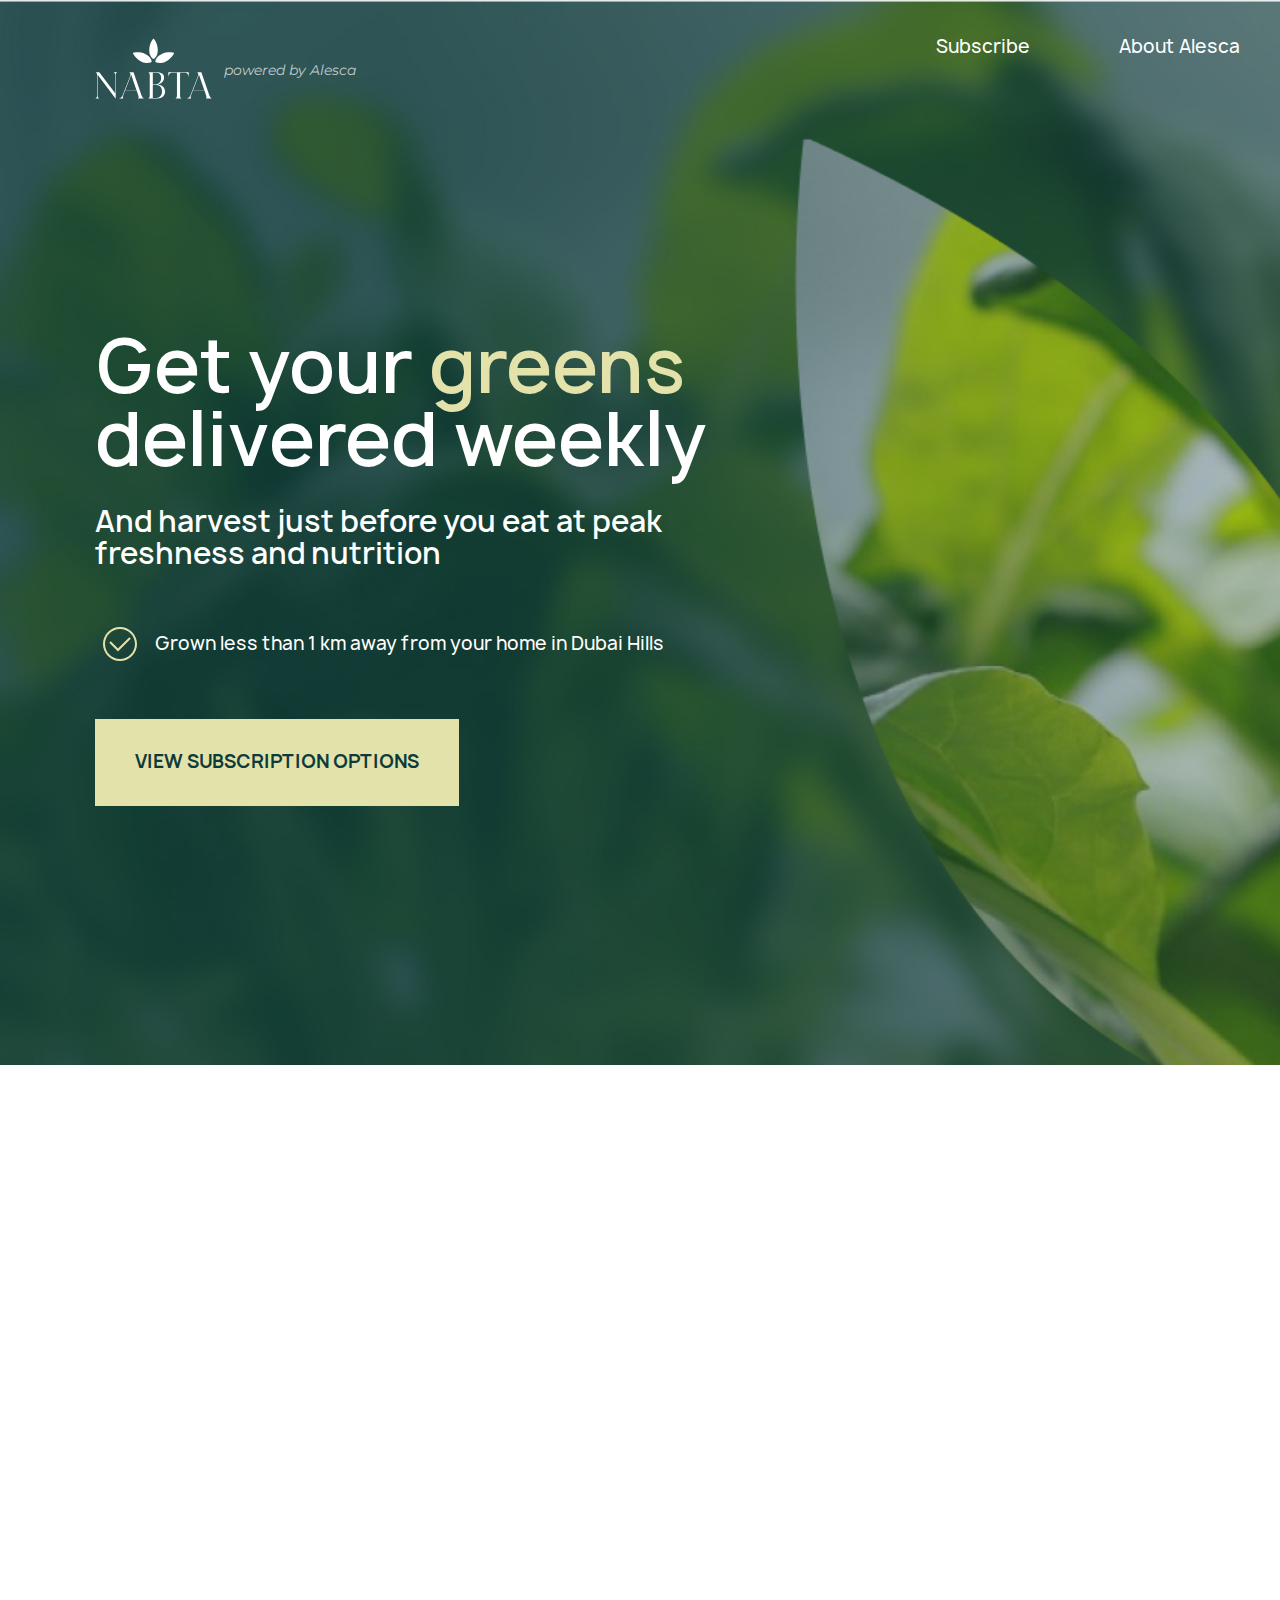
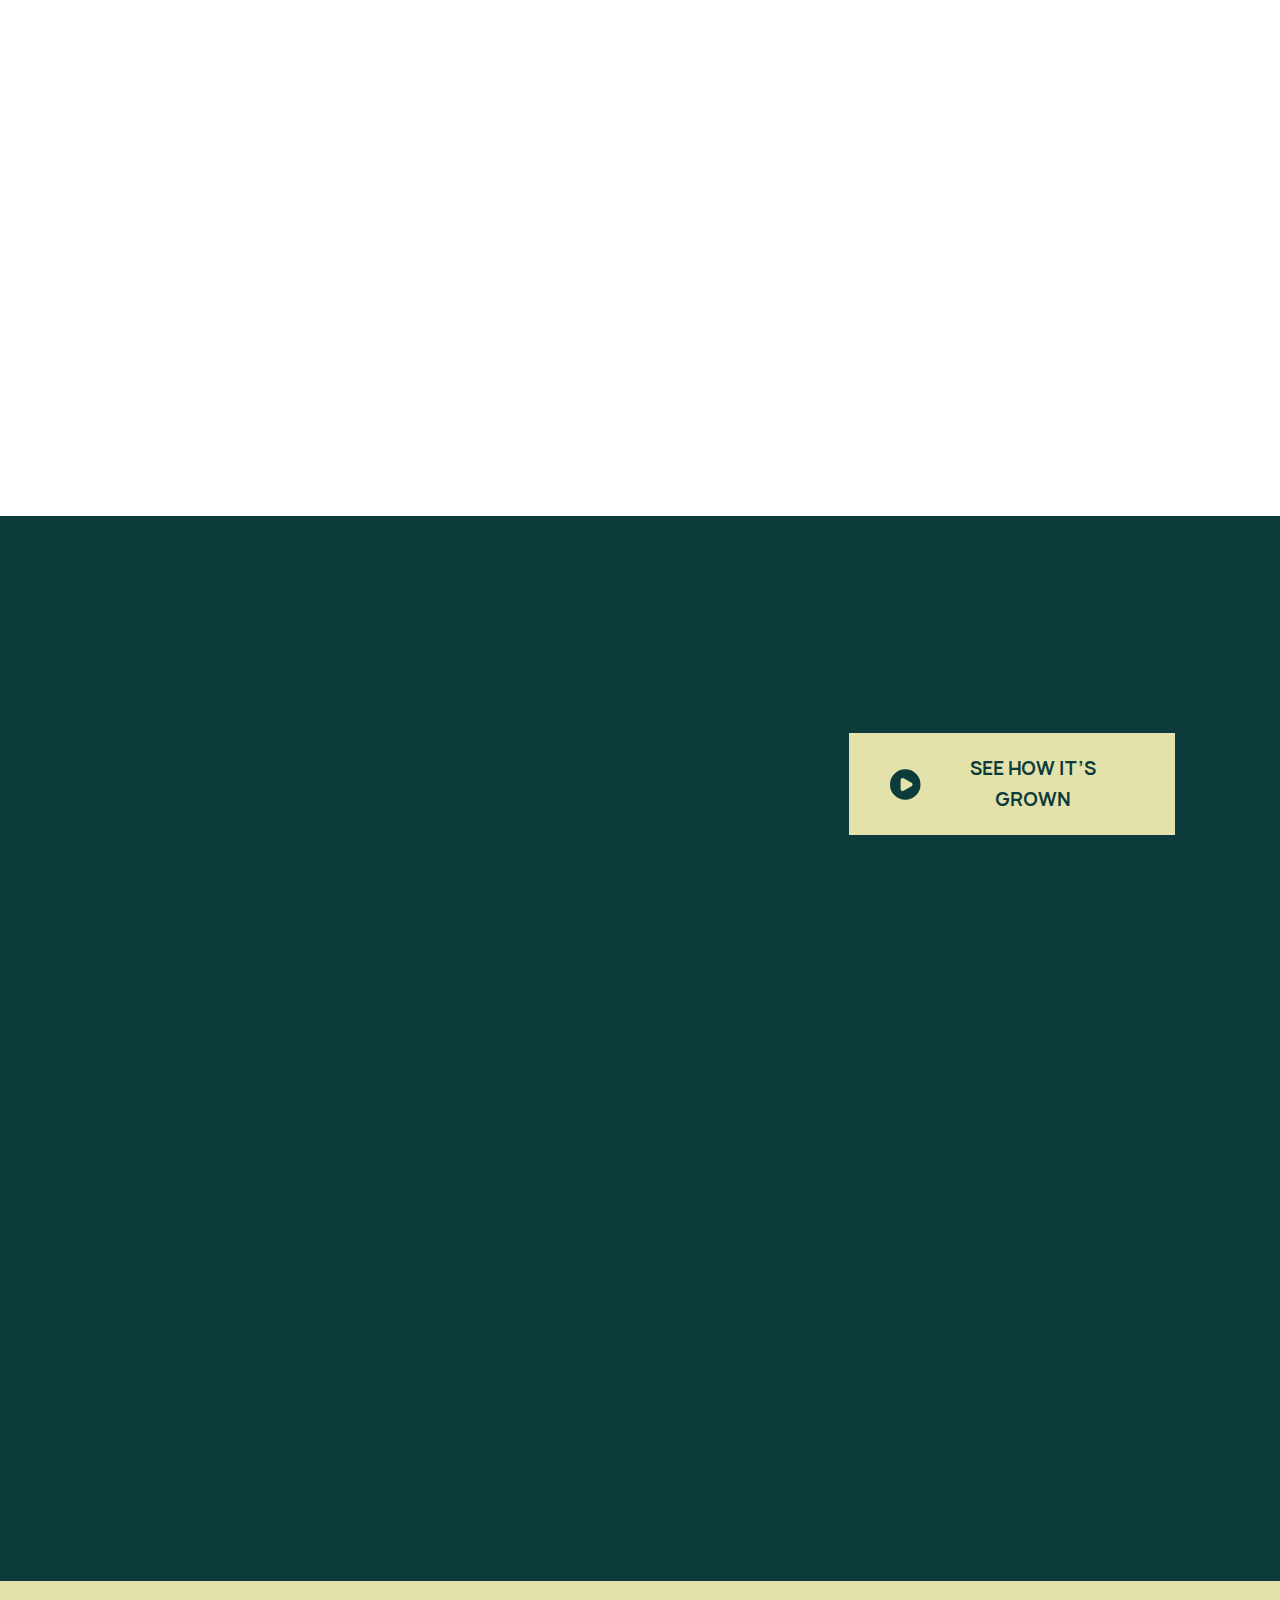
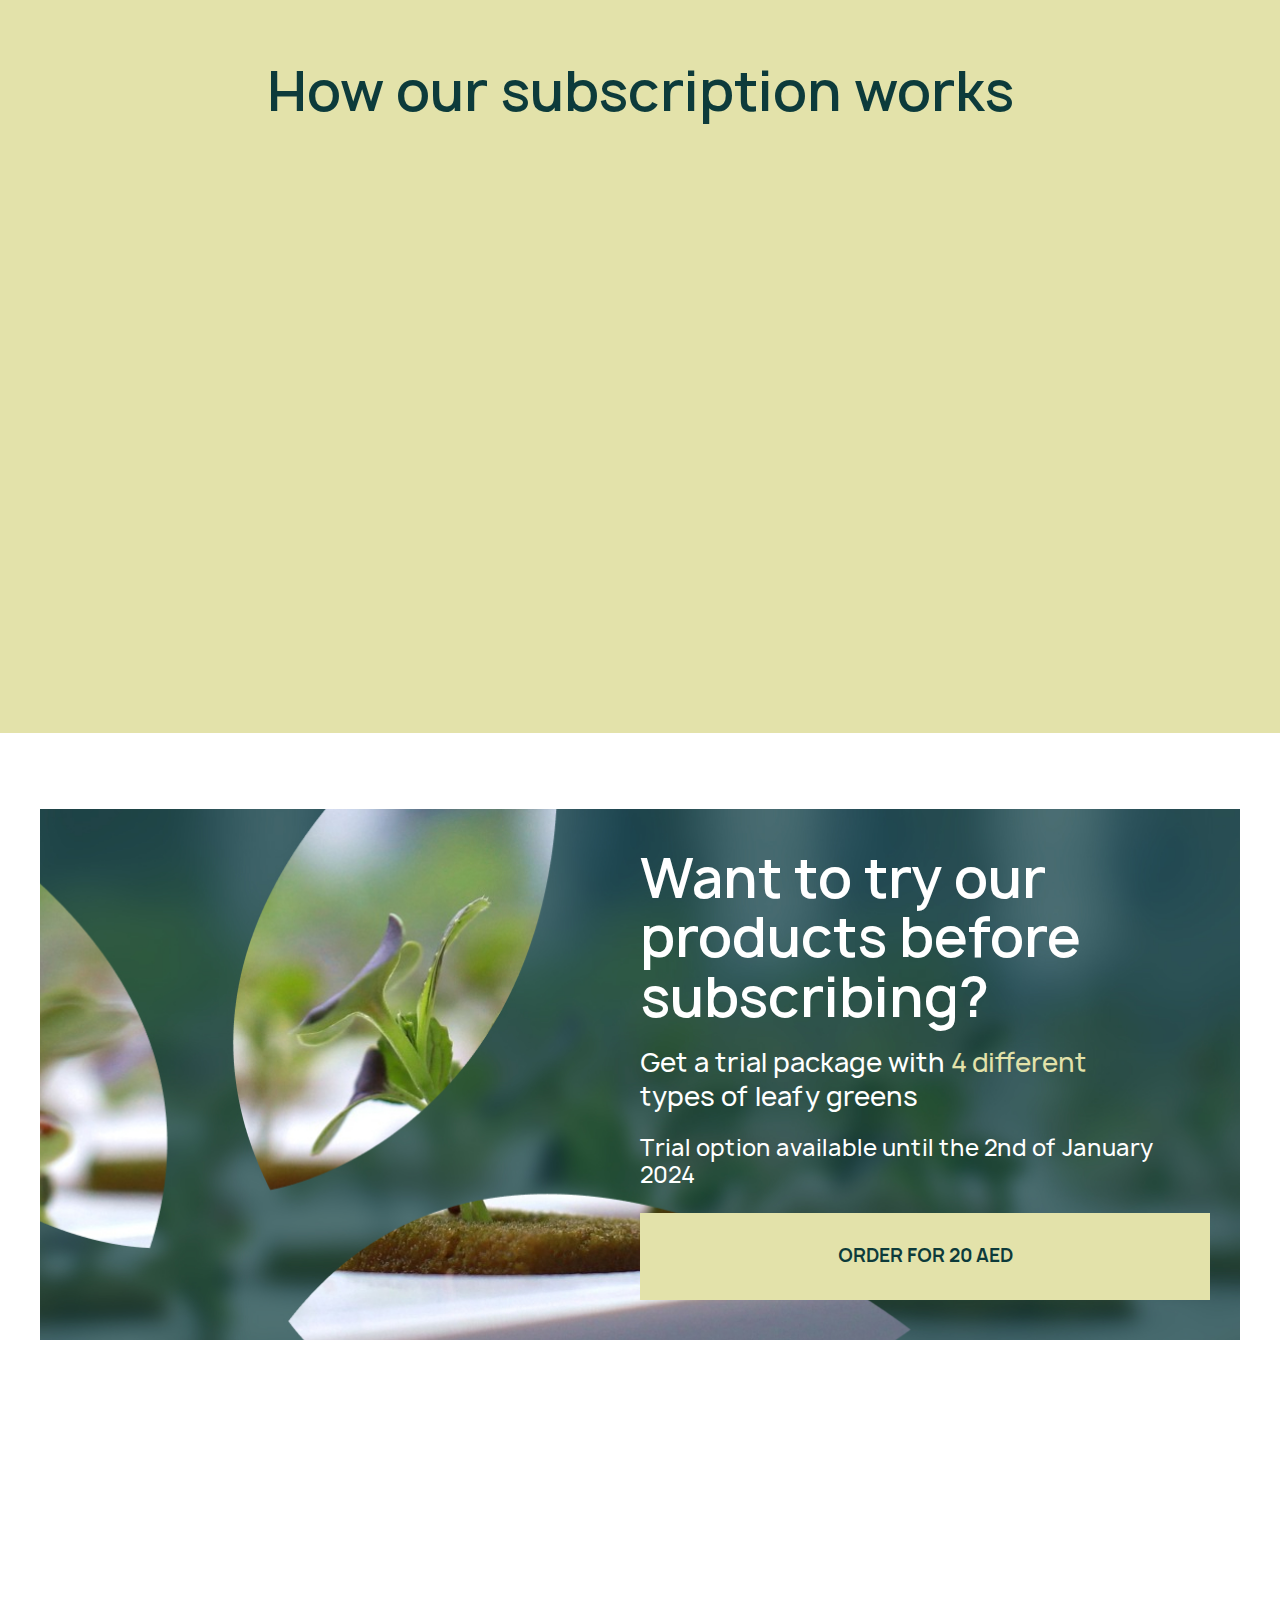
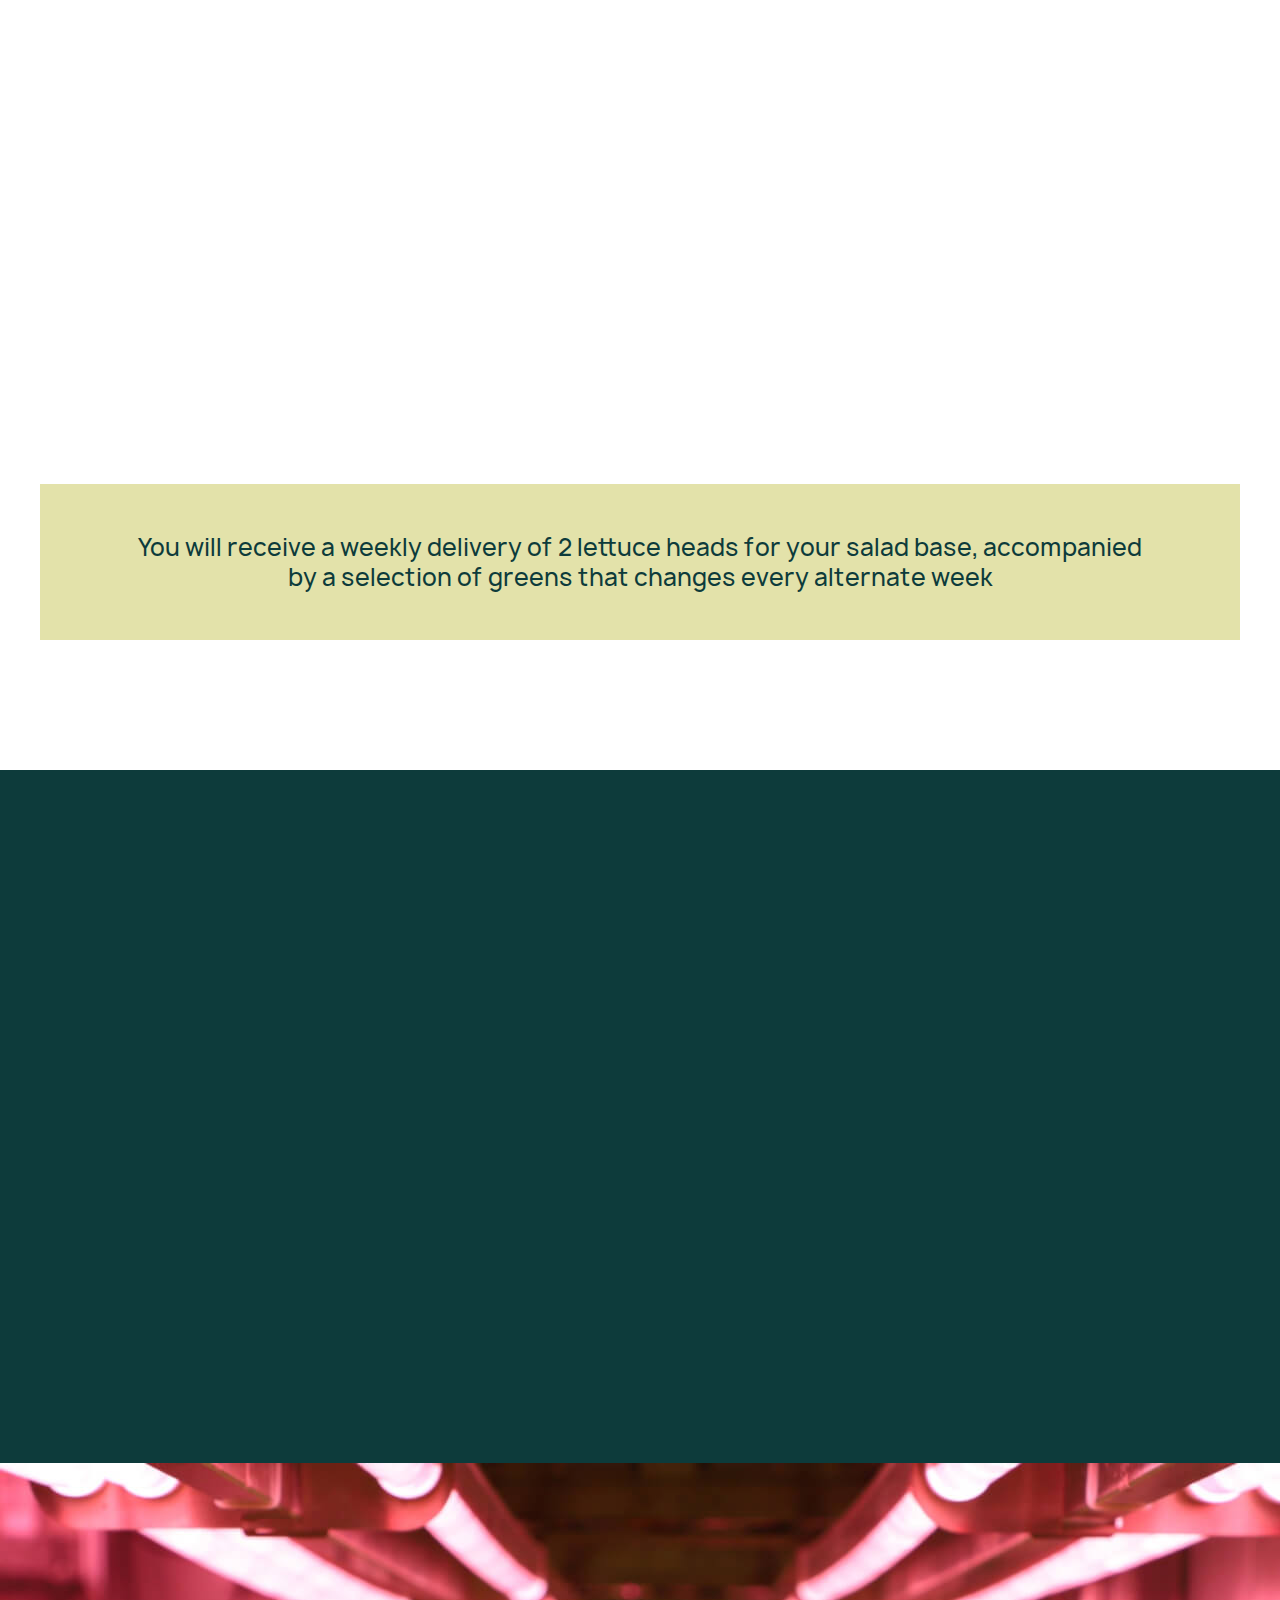
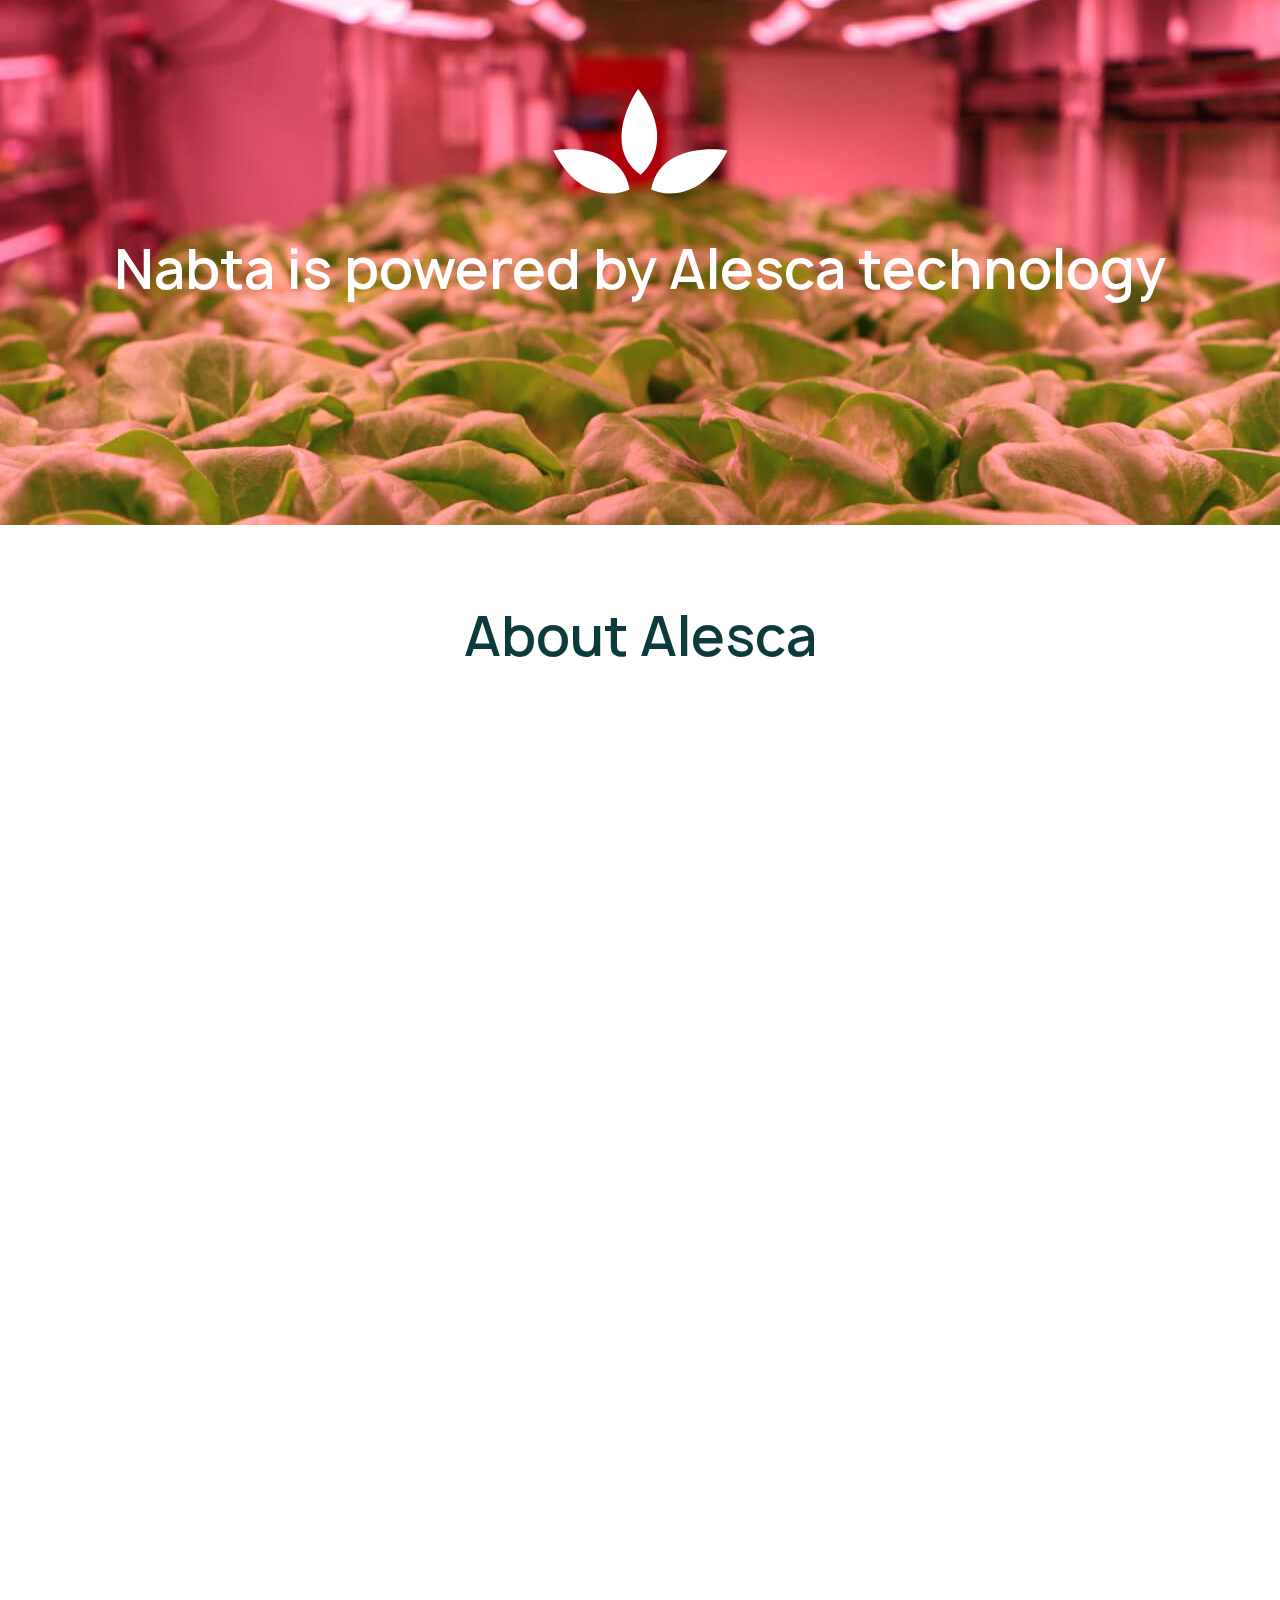
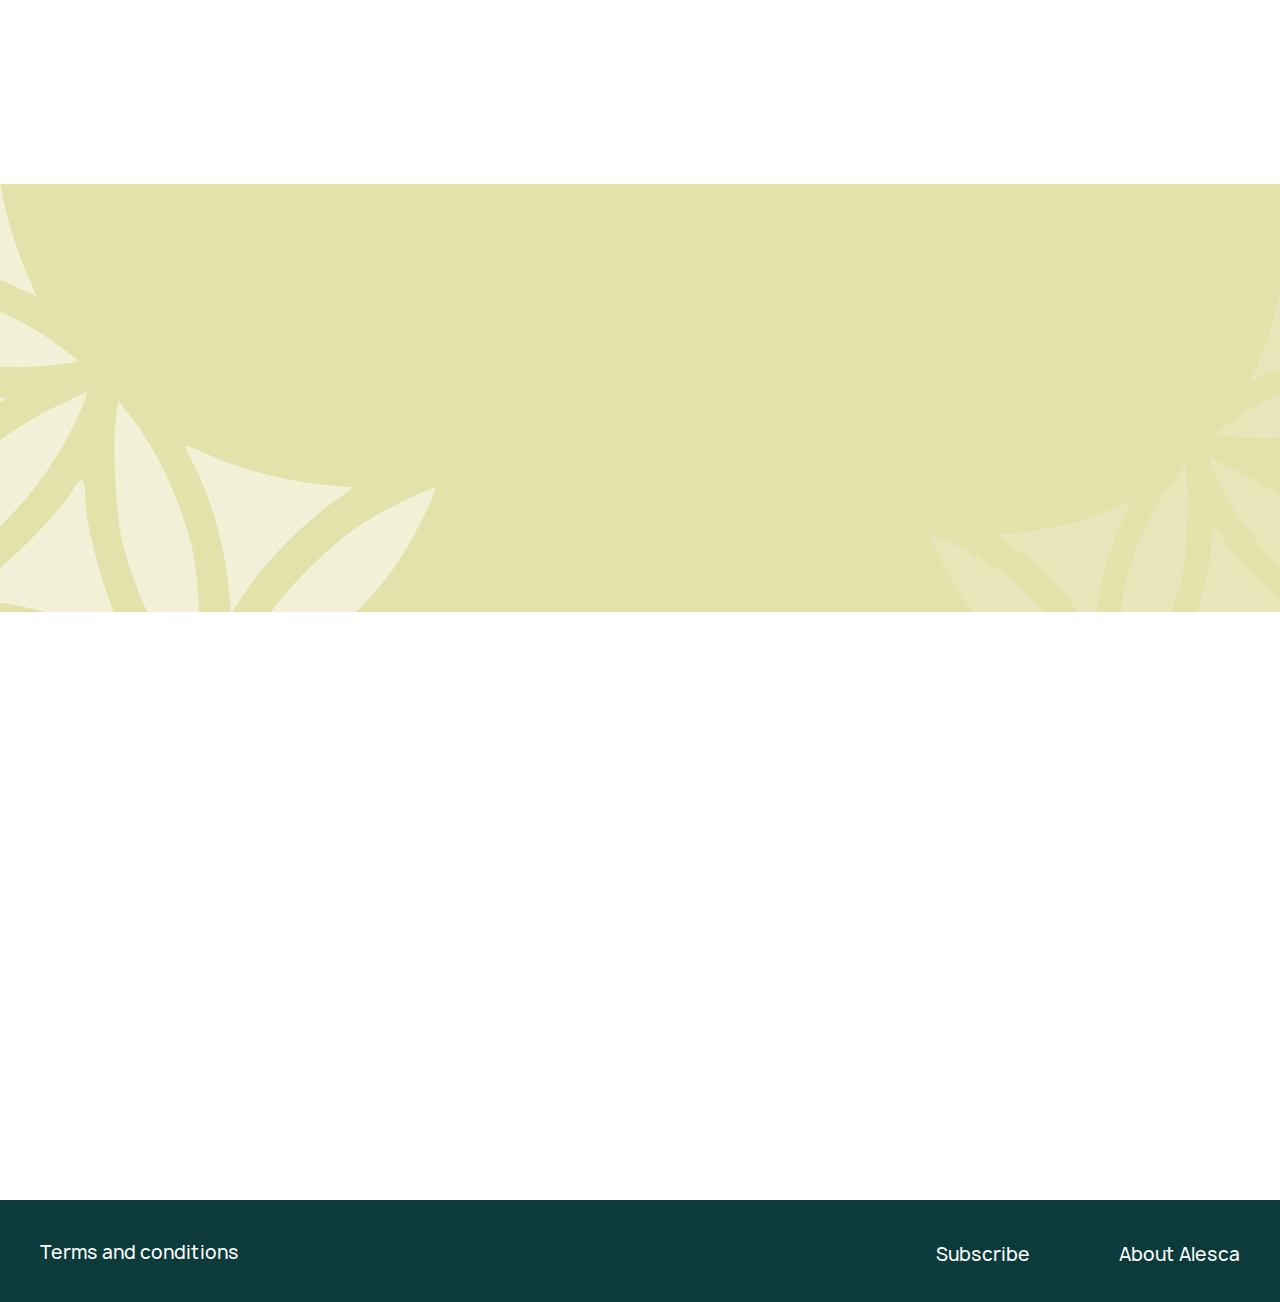
<file: index.html>
<!DOCTYPE html>
<html lang="en" class="page">

<head>
  <meta charset="UTF-8">
  <meta name="viewport" content="width=device-width, initial-scale=1.0">
  <meta http-equiv="X-UA-Compatible" content="ie=edge">
  <meta name="theme-color" content="#111111">
  <title>Alesca</title>

  <link rel="preload" href="./fonts/Manrope-Bold.woff2" as="font" type="font/woff2" crossorigin>
  <link rel="preload" href="./fonts/Manrope-Regular.woff2" as="font" type="font/woff2" crossorigin>
  <link rel="preload" href="./fonts/Manrope-Medium.woff2" as="font" type="font/woff2" crossorigin>
  <link rel="preload" href="./fonts/Manrope-Semibold.woff2" as="font" type="font/woff2" crossorigin>
  <link rel="preload" href="./fonts/Montserrat-Italic.woff2" as="font" type="font/woff2" crossorigin>

  <!-- criticals to reduce cls -->
  <style>
    .header {
  position: absolute;
  left: 0;
  top: 0;
  width: 100%;
  padding-top: 38px
}

@supports (gap:clamp(0.625rem, 0.4166666667rem + 0.4340277778vw, 0.9375rem)) {
  .header__logos {
    gap: clamp(.625rem, .4166666667rem + .4340277778vw, .9375rem)
  }
}

@supports not (gap:clamp(0.625rem, 0.4166666667rem + 0.4340277778vw, 0.9375rem)) {
  .header__logos {
    gap: calc(.625rem + .3125 * (100vw - 48rem)/ 72)
  }
}

@media screen and (max-width:1670px) {
  @supports (padding-left:clamp(0.0000000625rem, -11.8879054508rem + 19.1740411504vw, 8.125rem)) {
    .header__logos {
      padding-left: clamp(.0000000625rem, -11.8879054508rem + 19.1740411504vw, 8.125rem)
    }
  }

  @supports not (padding-left:clamp(0.0000000625rem, -11.8879054508rem + 19.1740411504vw, 8.125rem)) {
    .header__logos {
      padding-left: calc(.0000000625rem + 8.1249999375 * (100vw - 62rem)/ 42.375)
    }
  }
}

.header__logos span {
  color: rgba(255, 255, 255, 0.71);
  font-size: 14px;
  font-weight: 400;
  font-style: italic;
  font-family: var(--font-family-secondary);
}


@media screen and (max-width:576px) {
  :root {
    --container-paddings: 0 15px
  }

  .header__logo {
    max-width: 75px
  }

  .header__inner {
    -webkit-box-align: center;
    -ms-flex-align: center;
    align-items: center
  }
}

.burger {
  display: none;
  --burger-width: 30px;
  --burger-height: 22px;
  --burger-line-height: 2px;
  position: relative;
  border: none;
  padding: 0;
  width: var(--burger-width);
  height: var(--burger-height);
  color: var(--white-color);
  background-color: transparent;
  cursor: pointer;
  z-index: 3
}

.burger::after,
.burger::before {
  content: "";
  position: absolute;
  left: 0;
  width: 100%;
  height: var(--burger-line-height);
  background-color: currentColor;
  -webkit-transition: top .3s ease-in-out, -webkit-transform .3s ease-in-out;
  transition: transform .3s ease-in-out, top .3s ease-in-out, -webkit-transform .3s ease-in-out;
  border-radius: 2px
}

.burger::before {
  top: 0
}

.burger::after {
  top: calc(100% - var(--burger-line-height))
}

.burger__line {
  position: absolute;
  left: 0;
  top: 50%;
  width: 100%;
  height: var(--burger-line-height);
  background-color: currentColor;
  -webkit-transform: translateY(-50%);
  -ms-transform: translateY(-50%);
  transform: translateY(-50%);
  -webkit-transition: -webkit-transform .3s ease-in-out;
  transition: transform .3s ease-in-out;
  transition: transform .3s ease-in-out, -webkit-transform .3s ease-in-out;
  border-radius: 2px
}

.burger--active {
  --burger-line-height: 3px
}

.burger--active::before {
  top: 50%;
  -webkit-transform: rotate(45deg);
  -ms-transform: rotate(45deg);
  transform: rotate(45deg);
  -webkit-transition: top .3s ease-in-out, -webkit-transform .3s ease-in-out;
  transition: transform .3s ease-in-out, top .3s ease-in-out, -webkit-transform .3s ease-in-out
}

.burger--active::after {
  top: 50%;
  -webkit-transform: rotate(-45deg);
  -ms-transform: rotate(-45deg);
  transform: rotate(-45deg);
  -webkit-transition: top .3s ease-in-out, -webkit-transform .3s ease-in-out;
  transition: transform .3s ease-in-out, top .3s ease-in-out, -webkit-transform .3s ease-in-out
}

.burger--active .burger__line {
  -webkit-transform: scale(0);
  -ms-transform: scale(0);
  transform: scale(0);
  -webkit-transition: -webkit-transform .3s ease-in-out;
  transition: transform .3s ease-in-out;
  transition: transform .3s ease-in-out, -webkit-transform .3s ease-in-out
}

.menu {
  -webkit-transition: -webkit-transform var(--transition-duration) ease;
  transition: -webkit-transform var(--transition-duration) ease;
  transition: transform var(--transition-duration) ease;
  transition: transform var(--transition-duration) ease, -webkit-transform var(--transition-duration) ease;
  max-width: 304px;
  width: 100%;
  gap: 10px
}

.hero {
  min-height: calc(100vh - 105px);
  background-color: var(--primary-color);
  background-image: url(../img/hero-bg.jpg);
  background-size: cover;
  background-repeat: no-repeat;
  padding-top: 170px;
  padding-bottom: 100px
}

@supports (margin-bottom:clamp(5rem, 4.2788461538rem + 3.2051282051vw, 8.125rem)) {
  .hero {
    margin-bottom: clamp(5rem, 4.2788461538rem + 3.2051282051vw, 8.125rem)
  }
}

@supports not (margin-bottom:clamp(5rem, 4.2788461538rem + 3.2051282051vw, 8.125rem)) {
  .hero {
    margin-bottom: calc(5rem + 3.125 * (100vw - 22.5rem)/ 97.5)
  }
}

@media screen and (max-width:1600px) {
  .hero {
    background-image: url(../img/hero-bg-mobile.jpg)
  }
}

@media screen and (min-height:1000px) {
  .hero {
    background-position: 60% center
  }
}

@media screen and (max-width:360px) {
  .hero {
    background-position-x: 10%
  }
}

.hero__title {
  margin-bottom: 30px
}

@supports (font-size:clamp(2.5rem, 1.6923076923rem + 3.5897435897vw, 6rem)) {
  .hero__title {
    font-size: clamp(2.5rem, 1.6923076923rem + 3.5897435897vw, 6rem)
  }
}

@supports not (font-size:clamp(2.5rem, 1.6923076923rem + 3.5897435897vw, 6rem)) {
  .hero__title {
    font-size: calc(2.5rem + 3.5 * (100vw - 22.5rem)/ 97.5)
  }
}

.hero__btn {
  min-width: 349px
}

@media screen and (max-width:576px) {
  .hero {
    background-position: 30%
  }

  .hero__btn {
    min-width: unset;
    width: 100%
  }
}

@media screen and (max-width:1670px) {
  .hero__info {
    max-width: 923px
  }

  @supports (padding-left:clamp(0.0000000625rem, -11.8879054508rem + 19.1740411504vw, 8.125rem)) {
    .hero__info {
      padding-left: clamp(.0000000625rem, -11.8879054508rem + 19.1740411504vw, 8.125rem)
    }
  }

  @supports not (padding-left:clamp(0.0000000625rem, -11.8879054508rem + 19.1740411504vw, 8.125rem)) {
    .hero__info {
      padding-left: calc(.0000000625rem + 8.1249999375 * (100vw - 62rem)/ 42.375)
    }
  }
}

.hero__inner {
  min-height: inherit
}

.hero__description {
  max-width: 608px;
  line-height: 1.1
}

@supports (margin-bottom:clamp(2.1875rem, 1.8269230769rem + 1.6025641026vw, 3.75rem)) {
  .hero__description {
    margin-bottom: clamp(2.1875rem, 1.8269230769rem + 1.6025641026vw, 3.75rem)
  }
}

@supports not (margin-bottom:clamp(2.1875rem, 1.8269230769rem + 1.6025641026vw, 3.75rem)) {
  .hero__description {
    margin-bottom: calc(2.1875rem + 1.5625 * (100vw - 22.5rem)/ 97.5)
  }
}

.hero__notice {
  position: relative;
  line-height: 1.3;
  gap: 10px
}

@supports (margin-bottom:clamp(2.1875rem, 1.8269230769rem + 1.6025641026vw, 3.75rem)) {
  .hero__notice {
    margin-bottom: clamp(2.1875rem, 1.8269230769rem + 1.6025641026vw, 3.75rem)
  }
}

@supports not (margin-bottom:clamp(2.1875rem, 1.8269230769rem + 1.6025641026vw, 3.75rem)) {
  .hero__notice {
    margin-bottom: calc(2.1875rem + 1.5625 * (100vw - 22.5rem)/ 97.5)
  }
}

@supports (font-size:clamp(1rem, 0.9423076923rem + 0.2564102564vw, 1.25rem)) {
  .hero__notice {
    font-size: clamp(1rem, .9423076923rem + .2564102564vw, 1.25rem)
  }
}

@supports not (font-size:clamp(1rem, 0.9423076923rem + 0.2564102564vw, 1.25rem)) {
  .hero__notice {
    font-size: calc(1rem + .25 * (100vw - 22.5rem)/ 97.5)
  }
}

.hero__notice svg {
  -webkit-box-flex: 0;
  -ms-flex: 0 0 50px;
  flex: 0 0 50px
}
  </style>

  <link rel="stylesheet" href="css/vendor.css">
  <link rel="stylesheet" href="css/main.css">
  <script defer src="js/main.js"></script>
</head>

<body class="page__body">
  <div class="site-container">
    <header class="header color-white">
  <div class="container header__container">
    <div class="header__inner flex justify-between">
      <div class="header__logos flex align-items-center">
        <a href="#" class="header__logo">
          <img src="img/svg/logos/nabta.svg" alt="Nabta Logo" width="117" height="60">
        </a>
        <span>powered by Alesca</span>
      </div>

        <nav class="menu" data-menu>
          <ul class="menu__list flex justify-between">
            <li class="menu__item">
              <a href="#" class="header__link primary-hover" data-scroll-to=".offer">
                Subscribe
              </a>
            </li>
            <li class="menu__item">
              <a href="#" class="header__link primary-hover" data-scroll-to=".about">
                About Alesca
              </a>
            </li>
          </ul>
        </nav>

      <button class="burger" aria-label="Open Menu" aria-expanded="false"  data-burger>
        <span class="burger__line"></span>
      </button>
    </div>
  </div>
</header>

    <main class="main">

        <section class="hero color-white bg-section">
          <div class="container hero__inner flex align-items-center">
            <div class="hero__info">
              <h1 class="hero__title font-semibold">
                Get your <span class="color-secondary">greens</span> delivered weekly
              </h1>
              <p class="hero__description font-subtitle font-semibold">
                And harvest just before you eat at peak freshness and nutrition
              </p>
              <div class="hero__notice flex align-items-center line-height-xl">
                <svg width="50" height="50" viewBox="0 0 50 50" fill="none" xmlns="http://www.w3.org/2000/svg">
                  <path d="M25 42C15.6 42 8 34.4 8 25C8 15.6 15.6 8 25 8C34.4 8 42 15.6 42 25C42 34.4 34.4 42 25 42ZM25 10C16.7 10 10 16.7 10 25C10 33.3 16.7 40 25 40C33.3 40 40 33.3 40 25C40 16.7 33.3 10 25 10Z" fill="#E3E2AA"/>
                  <path d="M22.9998 32.4001L14.2998 23.7001L15.6998 22.3L22.9998 29.6L34.2998 18.3L35.6998 19.7001L22.9998 32.4001Z" fill="#E3E2AA"/>
                  </svg>

                <p>
                  Grown less than 1 km away from your home in Dubai Hills
                </p>
              </div>
              <a href="" class="btn btn-primary hero__btn" target="_blank" data-scroll-to=".packages">
                View subscription options
              </a>
            </div>
          </div>
        </section>

        <section class="difference  section-offset">
          <div class="container">
            <h2 class="difference__title section-title section-title-with-margin centered" data-aos="fade-up">
              See the difference
            </h2>
            <div class="difference__inner grid grid-cols-12">
              <div class="difference__items flex" data-aos="fade-up">
                <div class="difference__item flex align-items-center difference__item--question line-height-xl" data-aos="fade-up" ><p>Worried where your greens are grown?</p>
                </div>
                <div class="difference__item flex align-items-center difference__item--answer color-white"

                >
                  <p>We grow ours around the corner in your community farm</p>
                </div>
              </div>
              <div class="difference__items flex" data-aos="fade-up" data-aos-delay="150">
                <div class="difference__item flex align-items-center difference__item--question line-height-xl"><p>Worried about consuming chemicals and pesticides?</p>
                </div>
                <div class="difference__item flex align-items-center difference__item--answer color-white"

                >
                  <p>Our farm is a clean and pesticide-free environment</p>
                </div>
              </div>
              <div class="difference__items flex" data-aos="fade-up" data-aos-delay="250">
                <div class="difference__item flex align-items-center difference__item--question line-height-xl"

                ><p>Supermarket greens die in your fridge after 2 days?</p>
                </div>
                <div class="difference__item flex align-items-center difference__item--answer color-white">
                  <p>Ours remain nice and fresh up to 10 days</p>
                </div>
              </div>
              <div class="difference__items flex" data-aos="fade-up" data-aos-delay="350">
                <div class="difference__item flex align-items-center difference__item--question line-height-xl"><p>Supermarket greens lose most vitamins and nutrients by the time you eat them?</p>
                </div>
                <div class="difference__item flex align-items-center difference__item--answer color-white line-height-xl">
                  <p>Harvest ours just before you eat at peak freshness and nutrition</p>
                </div>
              </div>
              <div class="difference__items flex" data-aos="fade-up" data-aos-delay="450">
                <div class="difference__item flex align-items-center difference__item--question line-height-xl"><p>Keep forgetting to buy ingredients for your salad or smoothie?</p>
                </div>
                <div class="difference__item flex align-items-center difference__item--answer color-white line-height-xl">
                  <p>Cross it out of your grocery list. It’s on us! </p>
                </div>
              </div>
              <div class="difference__items flex" data-aos="fade-up" data-aos-delay="550">
                <div class="difference__item flex align-items-center difference__item--question line-height-xl"><p>Other greens all taste the same?</p>
                </div>
                <div class="difference__item flex align-items-center difference__item--answer color-white line-height-xl">
                  <p>Just try ours once and taste the difference</p>
                </div>
              </div>
            </div>
          </div>
        </section>

        <section class="benefits section-offset section-padding-top color-white">

          <div class="container">
            <div class="benefits__inner grid">
              <div class="benefits__list grid bg-section">
                <div class="benefits__item flex align-items-center"  >
                  <div class="align-self-start" data-aos="fade-down">
                    <svg width="88" height="88" viewBox="0 0 88 88" fill="none" xmlns="http://www.w3.org/2000/svg" >
                      <circle cx="44" cy="44" r="43.5" stroke="#E3E2AA"/>
                      <path d="M40.2058 66C42.0334 66 43.515 64.5184 43.515 62.6907C43.515 60.8631 42.0334 59.3815 40.2058 59.3815C38.3781 59.3815 36.8965 60.8631 36.8965 62.6907C36.8965 64.5184 38.3781 66 40.2058 66Z" stroke="#E3E2AA" stroke-width="2" stroke-linecap="round" stroke-linejoin="round"/>
                      <path d="M55.0983 66C56.926 66 58.4076 64.5184 58.4076 62.6907C58.4076 60.8631 56.926 59.3815 55.0983 59.3815C53.2707 59.3815 51.7891 60.8631 51.7891 62.6907C51.7891 64.5184 53.2707 66 55.0983 66Z" stroke="#E3E2AA" stroke-width="2" stroke-linecap="round" stroke-linejoin="round"/>
                      <path d="M48.0821 33.0394C47.5743 30.9994 46.5878 29.1097 45.2045 27.5267C43.8211 25.9437 42.0806 24.7129 40.127 23.9363C38.1734 23.1597 36.0629 22.8596 33.9703 23.0608C31.8776 23.262 29.863 23.9587 28.0932 25.0933C26.3233 26.2279 24.8492 27.7677 23.7927 29.5852C22.7363 31.4028 22.128 33.4459 22.0181 35.5453C21.9082 37.6447 22.3 39.7401 23.1609 41.658C24.0219 43.5759 25.3272 45.2612 26.969 46.5743M35.2422 36.2825L40.2061 31.3186M41.8607 52.7958V49.4865H36.8968C35.1414 49.4865 33.458 50.1838 32.2168 51.425C30.9756 52.6662 30.2783 54.3497 30.2783 56.105V62.7236" stroke="#E3E2AA" stroke-width="2" stroke-linecap="round" stroke-linejoin="round"/>
                      <path d="M65.0252 62.6907V46.1444C65.0252 45.2667 64.6766 44.425 64.056 43.8043C63.4354 43.1837 62.5936 42.8351 61.716 42.8351H45.1696C44.2919 42.8351 43.4502 43.1837 42.8296 43.8043C42.209 44.425 41.8604 45.2667 41.8604 46.1444V52.7629" stroke="#E3E2AA" stroke-width="2" stroke-linecap="round" stroke-linejoin="round"/>
                      </svg>
                  </div>

                  <h3 class="benefits__subtitle font-semibold" data-aos="fade-right">
                    Delivered weekly
                  </h3>
                </div>
                <div class="benefits__item flex align-items-center"
                >
                  <div class="align-self-start" data-aos="fade-down"  data-aos-delay="350">
                    <svg  width="88" height="88" viewBox="0 0 88 88" fill="none" xmlns="http://www.w3.org/2000/svg" >
                      <circle cx="44" cy="44" r="43.5" stroke="#E3E2AA"/>
                      <path d="M57.3727 35.2918C57.3727 32.2093 57.3727 29.1269 57.1569 27.0925C57.1585 26.5939 57.0392 26.1023 56.8091 25.66C56.579 25.2176 56.245 24.8377 55.8359 24.5528C55.4267 24.2679 54.9545 24.0865 54.4598 24.0242C53.9651 23.9619 53.4627 24.0205 52.9956 24.195C46.3375 26.1061 32.7439 30.8839 27.0414 39.0832C20.8765 47.7757 25.6235 57.732 27.8737 61.6159C28.2015 62.1649 28.6489 62.6329 29.1826 62.9851C29.7163 63.3373 30.3225 63.5647 30.9561 63.6503C33.7944 64.1619 36.6933 64.245 39.5561 63.8969" stroke="#E3E2AA" stroke-width="2" stroke-linecap="round" stroke-linejoin="round"/>
                      <path d="M37.9222 48.947C34.8192 53.5199 31.9588 58.2528 29.353 63.1262M55.3997 64.0201C55.0611 64.1426 54.6903 64.1426 54.3517 64.0201C51.781 63.0018 49.5752 61.2351 48.0199 58.9489C46.4646 56.6627 45.6315 53.9622 45.6284 51.1972V45.4946C45.6321 45.2989 45.6755 45.1061 45.7559 44.9276C45.8362 44.7491 45.9519 44.5888 46.096 44.4563C46.24 44.3238 46.4094 44.2218 46.5939 44.1566C46.7784 44.0913 46.9743 44.0642 47.1696 44.0767H62.5818C62.9554 44.0846 63.3115 44.2365 63.5757 44.5007C63.84 44.7649 63.9919 45.121 63.9997 45.4946V51.1972C64.0065 53.948 63.1915 56.6382 61.6593 58.9229C60.127 61.2075 57.9474 62.9824 55.3997 64.0201Z" stroke="#E3E2AA" stroke-width="2" stroke-linecap="round" stroke-linejoin="round"/>
                    </svg>
                  </div>

                  <h3 class="benefits__subtitle font-semibold" data-aos="fade-right" data-aos-delay="150">
                    Pesticide-free
                  </h3>
                </div>
                <div class="benefits__item flex align-items-center"
                >
                  <div class="align-self-start" data-aos="fade-down" data-aos-delay="450">
                    <svg class="align-self-start" width="88" height="88" viewBox="0 0 88 88" fill="none" xmlns="http://www.w3.org/2000/svg" >
                      <circle cx="44" cy="44" r="43.5" stroke="#E3E2AA"/>
                      <g clip-path="url(#clip0_273_157)">
                      <path d="M55.2369 31.8336C59.3137 33.5758 63.8988 33.7106 68.071 32.2111M32.2111 68.0709C33.7093 63.8856 33.5745 59.2894 31.8337 55.1991C30.4711 51.9423 30.1024 48.3551 30.7741 44.8892C31.4458 41.4233 33.1278 38.2336 35.6084 35.7216C38.1513 33.205 41.3823 31.4975 44.8942 30.8145" stroke="#E3E2AA" stroke-width="2" stroke-linecap="round" stroke-linejoin="round"/>
                      <path d="M42.0258 56.2565C45.5547 55.5677 48.7996 53.8467 51.3493 51.3116M51.3493 51.3116C53.8343 48.8023 55.5192 45.6124 56.1911 42.1454C56.863 38.6784 56.4917 35.09 55.124 31.834C53.4187 27.7428 53.3243 23.1579 54.8598 19M51.3493 51.3116L35.7597 35.722M19 54.8598C23.1739 53.3532 27.7662 53.5018 31.834 55.275" stroke="#E3E2AA" stroke-width="2" stroke-linecap="round" stroke-linejoin="round"/>
                      </g>
                      <defs>
                      <clipPath id="clip0_273_157">
                      <rect width="50" height="50" fill="white" transform="translate(19 19)"/>
                      </clipPath>
                      </defs>
                      </svg>
                  </div>

                  <h3 class="benefits__subtitle font-semibold" data-aos="fade-right" data-aos-delay="250">
                    Full of vitamins
                  </h3>
                </div>
                <div class="benefits__item flex align-items-center"
                 >
                  <div class="align-self-start" data-aos="fade-down" data-aos-delay="550">
                    <svg width="88" height="88" viewBox="0 0 88 88" fill="none" xmlns="http://www.w3.org/2000/svg">
                      <circle cx="44" cy="44" r="43.5" stroke="#E3E2AA"/>
                      <path d="M43.0519 59.6027L43.0513 59.6022C35.1122 52.6559 31.1536 46.4207 31.1536 40.9732C31.1536 37.5732 32.5042 34.3125 34.9084 31.9084C37.3125 29.5042 40.5732 28.1536 43.9732 28.1536C45.6567 28.1536 47.3237 28.4852 48.8791 29.1294C50.4344 29.7737 51.8477 30.7179 53.0381 31.9084C54.2285 33.0988 55.1728 34.512 55.817 36.0673C56.4613 37.6227 56.7929 39.2897 56.7929 40.9732C56.7929 46.5495 52.6436 52.9508 44.3213 60.0991L43.0519 59.6027ZM43.0519 59.6027L43.6247 60.0988L43.6251 60.0991M43.0519 59.6027L43.6251 60.0991M43.6251 60.0991C43.722 60.1824 43.8455 60.2282 43.9732 60.2282M43.6251 60.0991L43.9732 60.2282M43.9732 60.2282C44.1009 60.2282 44.2244 60.1824 44.3213 60.0991L43.9732 60.2282ZM45.6262 61.6192L45.7239 61.733L45.6262 61.6192C45.1654 62.015 44.5779 62.2324 43.9705 62.2319C43.3631 62.2314 42.7761 62.013 42.316 61.6165C42.316 61.6164 42.3159 61.6164 42.3158 61.6163L41.7362 61.1133C33.3555 53.779 29.15 47.0909 29.15 40.9732C29.15 37.0419 30.7117 33.2715 33.4916 30.4916C36.2715 27.7117 40.0419 26.15 43.9732 26.15C47.9046 26.15 51.6749 27.7117 54.4548 30.4916C57.2347 33.2715 58.7964 37.0419 58.7964 40.9732C58.7964 47.2309 54.396 54.0877 45.6262 61.6192ZM43.9732 35.3643C45.4608 35.3643 46.8874 35.9552 47.9393 37.0071C48.9912 38.059 49.5821 39.4856 49.5821 40.9732C49.5821 42.4608 48.9912 43.8874 47.9393 44.9393C46.8874 45.9912 45.4608 46.5821 43.9732 46.5821C42.4856 46.5821 41.059 45.9912 40.0071 44.9393C38.9552 43.8874 38.3643 42.4608 38.3643 40.9732C38.3643 39.4856 38.9552 38.059 40.0071 37.0071C41.059 35.9552 42.4856 35.3643 43.9732 35.3643ZM43.9732 37.3679C43.017 37.3679 42.1 37.7477 41.4238 38.4238C40.7477 39.1 40.3679 40.017 40.3679 40.9732C40.3679 41.9294 40.7477 42.8465 41.4238 43.5226C42.1 44.1987 43.017 44.5786 43.9732 44.5786C44.9294 44.5786 45.8465 44.1987 46.5226 43.5226C47.1987 42.8465 47.5786 41.9294 47.5786 40.9732C47.5786 40.017 47.1987 39.1 46.5226 38.4238C45.8465 37.7477 44.9294 37.3679 43.9732 37.3679Z" fill="#" stroke="#E3E2AA" stroke-width="1.6"/>
                      </svg>
                  </div>

                  <h3 class="benefits__subtitle font-semibold" data-aos="fade-right" data-aos-delay="350">
                    Grown in Dubai Hills
                  </h3>
                </div>
                <div class="benefits__item flex align-items-center">
                  <div class="align-self-start" data-aos="fade-down" data-aos-delay="650">
                    <svg class="align-self-start" width="88" height="88" viewBox="0 0 88 88" fill="none" xmlns="http://www.w3.org/2000/svg"
                    >
                      <circle cx="44" cy="44" r="43.5" stroke="#E3E2AA"/>
                      <path d="M55.911 61.544L61.281 42.544C61.3651 42.2465 61.3791 41.9336 61.3219 41.6299C61.2646 41.3261 61.1378 41.0397 60.9513 40.7932C60.7648 40.5467 60.5236 40.3468 60.2468 40.2092C59.97 40.0715 59.6651 39.9999 59.356 40H47.875C47.7104 40 47.548 39.9629 47.3997 39.8914C47.2515 39.8199 47.1213 39.7159 47.0188 39.5871C46.9164 39.4583 46.8443 39.308 46.808 39.1475C46.7716 38.987 46.772 38.8204 46.809 38.66L47.309 36.496C47.767 34.511 47.914 32.466 47.745 30.436L47.653 29.333C47.5544 28.1497 47.0396 27.0396 46.2 26.2C45.432 25.4318 44.3903 25.0002 43.304 25H43.064C42.407 25 41.802 25.356 41.484 25.93L38.825 30.715C37.633 32.861 35.8561 34.6244 33.701 35.8L27.042 39.43C26.7263 39.6023 26.4629 39.8565 26.2795 40.1659C26.0961 40.4752 25.9996 40.8284 26 41.188V61C26 61.5304 26.2107 62.0391 26.5858 62.4142C26.9609 62.7893 27.4696 63 28 63H53.987C54.4225 62.9999 54.846 62.8576 55.1933 62.5948C55.5406 62.332 55.7925 61.9631 55.911 61.544Z" stroke="#E3E2AA" stroke-width="2" stroke-linecap="round" stroke-linejoin="round"/>
                      </svg>
                  </div>

                  <h3 class="benefits__subtitle font-semibold" data-aos="fade-right" data-aos-delay="450">
                    Tasty and hustle-free
                  </h3>
                </div>
                <button class="btn btn-primary benefits__btn" data-modal-open="video">
                  <svg width="32" height="32" viewBox="0 0 32 32" fill="none" xmlns="http://www.w3.org/2000/svg">
                    <mask id="mask0_46_215" style="mask-type:luminance" maskUnits="userSpaceOnUse" x="1" y="1" width="31" height="31">
                    <path d="M16.3333 29.8612C23.6973 29.8612 29.6667 23.8919 29.6667 16.5279C29.6667 9.16391 23.6973 3.19458 16.3333 3.19458C8.96933 3.19458 3 9.16391 3 16.5279C3 23.8919 8.96933 29.8612 16.3333 29.8612Z" fill="white" stroke="white" stroke-width="4" stroke-linejoin="round"/>
                    <path d="M13.667 16.5278V11.9092L17.667 14.2185L21.667 16.5278L17.667 18.8372L13.667 21.1465V16.5278Z" fill="black" stroke="black" stroke-width="4" stroke-linejoin="round"/>
                    </mask>
                    <g mask="url(#mask0_46_215)">
                    <path d="M0.333008 0.527832H32.333V32.5278H0.333008V0.527832Z" fill="#0D3B3B"/>
                    </g>
                    </svg>

                  <span>See how it’s grown</span>

                </button>
              </div>
              <div class="benefits__info flex" data-aos="fadeup">
                <div class="benefits__note">
                  <h2 class="benefits__title section-title color-white">
                    We deliver a variety of leafy <span class="color-secondary">greens</span> to your doorstep in
                    Dubai Hills every week
                  </h2>
                </div>
              </div>

              <div class="modal" data-modal="video">
                <div class="modal__wrapper">
                  <div class="modal__item">
                    <button class="modal__close" data-modal-close>
                      <svg width="31" height="31" viewBox="0 0 31 31" fill="none" xmlns="http://www.w3.org/2000/svg">
                        <path d="M23.6375 7.37546C23.518 7.25572 23.3761 7.16072 23.2198 7.0959C23.0636 7.03108 22.8961 6.99772 22.7269 6.99772C22.5577 6.99772 22.3902 7.03108 22.234 7.0959C22.0777 7.16072 21.9358 7.25572 21.8163 7.37546L15.5 13.6788L9.18379 7.36254C9.06421 7.24296 8.92224 7.1481 8.766 7.08338C8.60975 7.01866 8.44229 6.98535 8.27317 6.98535C8.10405 6.98535 7.93659 7.01866 7.78034 7.08338C7.6241 7.1481 7.48213 7.24296 7.36254 7.36254C7.24296 7.48213 7.1481 7.6241 7.08338 7.78034C7.01866 7.93659 6.98535 8.10405 6.98535 8.27317C6.98535 8.44229 7.01866 8.60975 7.08338 8.766C7.1481 8.92224 7.24296 9.06421 7.36254 9.18379L13.6788 15.5L7.36254 21.8163C7.24296 21.9359 7.1481 22.0778 7.08338 22.2341C7.01866 22.3903 6.98535 22.5578 6.98535 22.7269C6.98535 22.896 7.01866 23.0635 7.08338 23.2197C7.1481 23.376 7.24296 23.518 7.36254 23.6375C7.48213 23.7571 7.6241 23.852 7.78034 23.9167C7.93659 23.9814 8.10405 24.0147 8.27317 24.0147C8.44229 24.0147 8.60975 23.9814 8.766 23.9167C8.92224 23.852 9.06421 23.7571 9.18379 23.6375L15.5 17.3213L21.8163 23.6375C21.9359 23.7571 22.0778 23.852 22.2341 23.9167C22.3903 23.9814 22.5578 24.0147 22.7269 24.0147C22.896 24.0147 23.0635 23.9814 23.2197 23.9167C23.376 23.852 23.518 23.7571 23.6375 23.6375C23.7571 23.518 23.852 23.376 23.9167 23.2197C23.9814 23.0635 24.0147 22.896 24.0147 22.7269C24.0147 22.5578 23.9814 22.3903 23.9167 22.2341C23.852 22.0778 23.7571 21.9359 23.6375 21.8163L17.3213 15.5L23.6375 9.18379C24.1284 8.69296 24.1284 7.86629 23.6375 7.37546Z" fill="white"/>
                        </svg>

                    </button>
                    <iframe width="960" height="455" src="https://www.youtube.com/embed/iZf0si7I0Mw?si=A4PTjxoMf5jbyz-P" title="YouTube video player" frameborder="0" allow="accelerometer; autoplay; clipboard-write; encrypted-media; gyroscope; picture-in-picture;" allowfullscreen></iframe>
                  </div>
                </div>
              </div>
            </div>
          </div>
        </section>

        <section class="subscription section-offset section-padding-top bg-secondary color-primary">
          <div class="container">
            <h2 class="subscription__title section-title section-title-with-margin centered">How our subscription works</h2>
            <div class="subscription__inner grid grid-cols-12">
              <ol class="subscription__list flex">
                <li class="subscription__item" data-aos="fadeup">
                  <div class="subscription__info grid">
                    <h3 class="subscription__subtitle">
                      Step 1
                    </h3>
                    <p class="subscription__description">
                      Choose a
                      subscription type
                    </p>
                  </div>
                </li>
                <li class="subscription__item" data-aos-delay="150" data-aos="fadeup">
                  <div class="subscription__info grid">
                    <h3 class="subscription__subtitle">
                      Step 2
                    </h3>
                    <p class="subscription__description">
                      Fill in your details
                    </p>
                  </div>
                </li>

                <li class="subscription__item" data-aos-delay="250" data-aos="fadeup">
                  <div class="subscription__info grid">
                    <h3 class="subscription__subtitle">
                      Step 3
                    </h3>
                    <p class="subscription__description">
                      Make a payment
                    </p>
                  </div>
                </li>
                <li class="subscription__item" data-aos-delay="350" data-aos="fadeup">
                  <div class="subscription__info grid">
                    <h3 class="subscription__subtitle">
                      Step 4
                    </h3>
                    <p class="subscription__description">
                      Receive a
                      WhatsApp
                      confirmation
                    </p>
                  </div>
                </li>
                <li class="subscription__item" data-aos-delay="450" data-aos="fadeup">
                  <div class="subscription__info grid">
                    <h3 class="subscription__subtitle">
                      Step 5
                    </h3>
                    <p class="subscription__description">
                      Choose the day  and time of delivery
                    </p>
                  </div>
                  <div class="subscription__notice">
                    <p>
                      Delivery options are predetermined farming to harvesting schedule
                    </p>
                  </div>
                </li>
                <li class="subscription__item" data-aos-delay="550" data-aos="fadeup">
                  <div class="subscription__info grid bg-primary">
                    <h3 class="subscription__subtitle">
                      Step 6
                    </h3>
                    <p class="subscription__description">
                      Receive your leafy
                       greens at your door
                        step
                    </p>
                  </div>
                </li>
              </ol>
            </div>
          </div>
        </section>

        <section class="trial color-white">
          <div class="container">
            <div class="trial__inner grid grid-cols-12 bg-section">
              <div class="trial__info grid">
                <h2 class="trial__title section-title">
                  Want to try our products before subscribing?
                </h2>
                <p class="trial__description line-height-xl">
                  Get a trial package with <span class="color-secondary">4 different </span> types of leafy greens
                </p>
                <div class="trial__actions flex">
                  <a href="https://nabta-102245.zbooni.com" class="btn btn-primary trial__btn" target="_blank">
                    Order for 20 AED
                  </a>
                  <p class="trial__note">
                    Trial option available until the 2nd of January 2024
                  </p>
                </div>
              </div>
            </div>
          </div>
        </section>

        <section class="packages section-padding-top" >

          <div class="container">
            <h2 class="section-title packages__title section-title-with-margin centered" data-aos="fadeup">
              Our greens package selection
            </h2>
            <div class="packages__inner grid grid-cols-12">
              <ul class="packages__list grid">
                <li class="packages__item grid" data-aos="fadeup">
                  <h3 class="packages__subtitle font-semibold centered">
                    Garden Fusion
                  </h3>
                  <div class="packages__images grid">
                    <div class="packages__image">
                      <picture>
                        <source srcset="img/image-5.webp" type="image/webp">
                        <img loading="lazy" src="img/image-5.png" alt="Lollo Rosso Letuce"       width="127" height="127"
                      >
                      </picture>

                    </div>
                    <div class="packages__image">
                      <picture>
                        <source srcset="img/image-4.webp" type="image/webp">
                        <img loading="lazy" src="img/image-4.png" alt="Lollo Bionda Lettuce"  width="127" height="127">
                      </picture>
                    </div>
                    <div class="packages__image">
                      <picture>
                        <source srcset="img/image.webp" type="image/webp">
                        <img loading="lazy" src="img/image.png" alt="Super Kale" class="packages__image" width="127" height="127">
                      </picture>
                    </div>

                    <div class="packages__image">
                      <picture>
                        <source srcset="img/image-3.webp" type="image/webp">
                        <img loading="lazy" src="img/image-3.png" class="image" width="127" height="127" alt="Mighty Spinach">
                      </picture>

                    </div>

                  </div>
                  <div class="packages__info grid">
                   <div class="packages__info-items">
                    <div class="packages__info-item grid">
                      <span class="packages__count font-medium">
                        1 head
                      </span>
                      <h4 class="packages__name font-medium">
                        Lollo Rosso Lettuce
                      </h4>
                    </div>

                    <div class="packages__info-item grid">

                      <span class="packages__count font-medium">
                        1 head
                      </span>
                      <h4 class="packages__name font-medium">
                        Super Kale
                      </h4>
                    </div>

                    <div class="packages__info-item grid">
                      <span class="packages__count font-medium">
                        1 head
                      </span>
                      <h4 class="packages__name font-medium">
                        Lollo Bionda Lettuce
                      </h4>
                    </div>
                    <div class="packages__info-item grid">
                      <span class="packages__count font-medium">
                        1 head
                      </span>
                      <h4 class="packages__name font-medium">
                        Mighty Spinach
                      </h4>
                    </div>
                   </div>
                    <div class="packages__info-weights">
                      <p class="packages__weight">
                        Approx 100 gr
                      </p>
                      <p class="packages__weight">
                        Approx 150 gr
                      </p>
                    </div>
                  </div>
                </li>
                <li class="packages__item grid" data-aos="fadeup">
                  <h3 class="packages__subtitle font-semibold centered">
                    Savoury Delight
                  </h3>
                  <div class="packages__images grid">
                    <div class="packages__image">
                      <picture>
                        <source srcset="img/image-5.webp" type="image/webp">
                        <img loading="lazy" src="img/image-5.png" alt="Lollo Rosso Letuce"       width="127" height="127"
                      >
                      </picture>

                    </div>
                    <div class="packages__image">
                      <picture>
                        <source srcset="img/image-4.webp" type="image/webp">
                        <img loading="lazy" src="img/image-4.png" alt="Lollo Bionda Lettuce"  width="127" height="127">
                      </picture>
                    </div>
                    <div class="packages__image image-offset">

                      <picture>
                        <source srcset="img/image-7.webp" type="image/webp">
                        <img loading="lazy" src="img/image-7.png" alt="Green Bok Choy"       width="127" height="127"
                      >
                      </picture>
                    </div>

                    <div class="packages__image">
                      <picture>
                       <source srcset="img/image-6.webp" type="image/webp">
                       <img loading="lazy" src="img/image-6.png" alt="Fragrant Basil" class="packages__image" width="127" height="127">
                      </picture>
                     </div>
                  </div>
                  <div class="packages__info grid">
                    <div class="packages__info-items">
                      <div class="packages__info-item grid">
                        <span class="packages__count font-medium">
                          1 head
                        </span>
                        <h4 class="packages__name font-medium">
                          Lollo Rosso Lettuce
                        </h4>
                      </div>
                      <div class="packages__info-item grid">
                        <span class="packages__count font-medium">
                          1 head
                        </span>
                        <h4 class="packages__name font-medium">
                          Green Bok Choy
                        </h4>
                      </div>
                      <div class="packages__info-item grid">
                        <span class="packages__count font-medium">
                          1 head
                        </span>
                        <h4 class="packages__name font-medium">
                          Lollo Bionda Lettuce
                        </h4>
                      </div>
                      <div class="packages__info-item grid">
                        <span class="packages__count font-medium">
                          1 head
                        </span>
                        <h4 class="packages__name font-medium">
                          Fragrant Basil
                        </h4>
                      </div>
                    </div>
                    <div class="packages__info-weights">
                      <p class="packages__weight">
                        Approx 100 gr
                      </p>
                      <p class="packages__weight">
                        Approx 150 gr
                      </p>
                    </div>
                  </div>
                </li>

              </ul>
              <div class="packages__notice bg-secondary color-primary centered">
                <p>
                  You will receive a weekly delivery of 2 lettuce heads for your salad base, accompanied by a selection of greens that changes every alternate week
                </p>
              </div>
            </div>
          </div>
        </section>

        <section class="offer section-padding-top color-white bg-primary section-offset">
          <div class="container">
            <div class="offer__inner grid grid-cols-12" data-aos="fadeup" >
              <h2 class="offer__title section-title">
                Get your subscription
              </h2>
              <div class="offer__info line-height-xl" data-aos="fadeup">
                <p class="offer__subtitle font-semibold">Make an early bird pre-booking before 12th of December and receive a holiday special</p>
                <div class="offer__notice grid">
                  <p>Subscriptions will become effective on the 12th of December 2023</p>
                </div>
              </div>
              <ul class="offer__list grid grid-cols-12">
                <li class="offer__item grid" data-aos="fadeup">
                  <h3 class="offer__duration font-semibold">
                    1 month
                  </h3>
                  <div class="offer__prices color-secondary">
                    <p class="offer__price">
                      75 AED
                    </p>
                  </div>
                  <a href="https://nabta-102245.zbooni.com" class="btn btn-primary offer__btn" target="_blank">
                    GET SUBSCRIPTION
                  </a>
                </li>
                <li class="offer__item grid" data-aos="fadeup" data-aos-delay="150">
                  <h3 class="offer__duration font-semibold">
                    3 months
                  </h3>
                  <div class="offer__prices flex color-secondary">
                    <p class="offer__price offer__price--old">
                      225 AED
                    </p>
                    <p class="offer__price">
                      200 AED
                    </p>
                  </div>
                  <a href="https://nabta-102245.zbooni.com" class="btn btn-primary offer__btn" target="_blank">
                    GET SUBSCRIPTION
                  </a>
                  <div class="offer__sale font-semibold bg-secondary color-primary">
                    — 12%
                  </div>
                </li>
                <li class="offer__item grid" data-aos="fadeup" data-aos-delay="250">
                  <h3 class="offer__duration font-semibold">
                    6 months
                  </h3>
                  <div class="offer__prices flex color-secondary">
                    <p class="offer__price offer__price--old">
                      450 AED
                    </p>
                    <p class="offer__price">
                      350 AED
                    </p>
                  </div>
                  <a href="https://nabta-102245.zbooni.com" class="btn btn-primary offer__btn" target="_blank">
                    GET SUBSCRIPTION
                  </a>
                  <div class="offer__sale font-semibold bg-secondary color-primary">
                    — 23%
                  </div>
                </li>
              </ul>

            </div>
          </div>
        </section>

        <section class="powered color-white bg-section">
          <div class="container powered__inner grid">

              <div class="powered__info grid">
                <svg xmlns="http://www.w3.org/2000/svg" width="191" height="116" viewBox="0 0 191 116" fill="none">
                  <path d="M93.0933 0C80.0274 18.7821 62.2252 62.226 95.5431 85.7445C108.609 75.1285 126.411 43.1172 93.0933 0Z" fill="white"/>
                  <path d="M182.573 61.5562C160.001 57.8161 113.121 60.3826 106.178 100.57C121.375 107.815 157.928 110.155 182.573 61.5562Z" fill="white"/>
                  <path d="M8.18328 61.5562C30.7553 57.8161 77.635 60.3826 84.5775 100.57C69.3812 107.815 32.8277 110.155 8.18328 61.5562Z" fill="white"/>
                  </svg>
                <h2 class="powered__title section-title centered">
                  Nabta is powered by Alesca technology
                </h2>
              </div>

          </div>
        </section>

        <section class="about section-padding-top section-offset color-white">
          <div class="container">
            <h2 class="about__title section-title section-title-with-margin color-primary centered">
              About Alesca
            </h2>
            <div class="about__inner grid grid-cols-12">
              <div class="about__img ibg" data-aos="fadeup">
                <picture>
                  <source media="(max-width: 1400px)" srcset="img/plants-mobile.webp">
                  <source media="(max-width: 1400px)" srcset="img/plants-mobile.jpg">
                  <source srcset="img/plants-mobile.webp" type="image/webp">
                  <img loading="lazy" class="image" src="img/plants.jpg" alt="Plants" width="650" height="500">

                </picture>

                <img width="185" height="111" class="image-absolute" src="img/svg/logos/alesca.svg" alt="Alesca Logo">
              </div>
              <ul class="about__items grid">
                <li class="about__item bg-primary grid align-items-center" data-aos="fadeup">
                  <svg class="align-self-start" width="88" height="89" viewBox="0 0 88 89" fill="none" xmlns="http://www.w3.org/2000/svg">
                    <circle cx="44" cy="44.5" r="43.5" stroke="#E3E2AA"/>
                    <path d="M38.5496 51.5742L31.4258 44.4504L29 46.8592L38.5496 56.4088L59.0496 35.9087L56.6408 33.5L38.5496 51.5742Z" fill="#E3E2AA"/>
                    </svg>

                  <p>
                    Established in 2013, Alesca is a mindful agricultural technology company driven by collaboration, innovation and nutrition
                  </p>
                </li>
                <li class="about__item bg-primary grid align-items-center" data-aos="fadeup">
                  <svg class="align-self-start" width="88" height="89" viewBox="0 0 88 89" fill="none" xmlns="http://www.w3.org/2000/svg">
                    <circle cx="44" cy="44.5" r="43.5" stroke="#E3E2AA"/>
                    <path d="M38.5496 51.5742L31.4258 44.4504L29 46.8592L38.5496 56.4088L59.0496 35.9087L56.6408 33.5L38.5496 51.5742Z" fill="#E3E2AA"/>
                    </svg>

                  <p>
                    Alesca empowers local communities to grow fresh healthy food while making agriculture more efficient, transparent and accessible
                  </p>
                </li>
                <li class="about__item bg-primary grid align-items-center" data-aos="fadeup">
                  <svg class="align-self-start" width="88" height="89" viewBox="0 0 88 89" fill="none" xmlns="http://www.w3.org/2000/svg">
                    <circle cx="44" cy="44.5" r="43.5" stroke="#E3E2AA"/>
                    <path d="M38.5496 51.5742L31.4258 44.4504L29 46.8592L38.5496 56.4088L59.0496 35.9087L56.6408 33.5L38.5496 51.5742Z" fill="#E3E2AA"/>
                    </svg>

                  <p>
                    Our farming technology is an all-in-one system loaded with advanced monitoring, automation, and climate control capabilities
                  </p>
                </li>
              </ul>
            </div>
          </div>
        </section>

        <section class="info section-offset">
          <div class="container info__inner grid grid-cols-12 align-items-center bg-secondary">
            <div class="info__content grid" data-aos="fadeup">
              <h2 class="info__title section-title">
                Want to know more about our technology?
              </h2>
              <a href="https://www.alescalife.com" class="info__btn btn btn-light" target="_blank">
                Visit our website
              </a>
            </div>

          </div>
        </section>

    </main>

    <footer class="footer">
  <div class="container">
    <div class="footer__inner grid grid-cols-12">
      <div class="footer__info grid justify-items-center" >
        <h2 class="section-title centered footer__title" data-aos="fadeup">
          <span>Have some questions?</span>
          <span>Chat with us</span>
        </h2>
        <a href="https://wa.me/message/BNFCFRHBZJH5D1" class="footer__social footer__social--primary bg-primary" target="_blank" data-aos="fadeup">
          <svg width="74" height="74" viewBox="0 0 74 74" fill="none" xmlns="http://www.w3.org/2000/svg">
            <path d="M36.3833 7.3999C52.3908 7.3999 65.3666 20.3757 65.3666 36.3832C65.3666 52.3907 52.3908 65.3666 36.3833 65.3666C31.2613 65.3748 26.2294 64.0193 21.8047 61.4393L7.41154 65.3666L11.3301 50.9676C8.74794 46.5415 7.39139 41.5075 7.39994 36.3832C7.39994 20.3757 20.3758 7.3999 36.3833 7.3999ZM26.5058 22.7611L25.9261 22.7843C25.5508 22.8071 25.1841 22.9057 24.8479 23.0741C24.5335 23.2521 24.2465 23.4747 23.9958 23.7349C23.648 24.0624 23.4509 24.3465 23.2393 24.6218C22.1673 26.0156 21.5901 27.7268 21.5989 29.4852C21.6047 30.9054 21.9757 32.2879 22.5553 33.5805C23.7407 36.1948 25.6913 38.9628 28.265 41.5278C28.8853 42.1451 29.4939 42.7654 30.149 43.3421C33.347 46.1578 37.1579 48.1883 41.2786 49.2721L42.9248 49.5243C43.461 49.5533 43.9972 49.5127 44.5363 49.4866C45.3804 49.443 46.2046 49.2145 46.9506 48.8171C47.3302 48.6216 47.7006 48.4088 48.0607 48.1795C48.0607 48.1795 48.1853 48.0983 48.423 47.9186C48.8142 47.6288 49.0548 47.423 49.3794 47.0839C49.62 46.8346 49.8286 46.5419 49.9881 46.2086C50.2141 45.7362 50.4402 44.8348 50.5329 44.0841C50.6025 43.5102 50.5822 43.1972 50.5735 43.003C50.5619 42.6929 50.304 42.3712 50.0228 42.235L48.336 41.4785C48.336 41.4785 45.8144 40.38 44.2725 39.6786C44.1112 39.6082 43.9383 39.5679 43.7624 39.5598C43.5641 39.5394 43.3638 39.5618 43.1748 39.6252C42.9858 39.6887 42.8126 39.7919 42.6669 39.9279C42.6524 39.9221 42.4582 40.0873 40.3627 42.6262C40.2424 42.7879 40.0767 42.91 39.8868 42.9771C39.6968 43.0442 39.4912 43.0532 39.2961 43.003C39.1073 42.9524 38.9223 42.8885 38.7425 42.8117C38.3831 42.661 38.2585 42.6031 38.0121 42.4987C36.3487 41.7728 34.8086 40.792 33.4473 39.5917C33.0821 39.2729 32.743 38.9251 32.3952 38.5889C31.2549 37.4969 30.2612 36.2615 29.4389 34.9138L29.2679 34.6384C29.145 34.4534 29.0457 34.2538 28.9722 34.0443C28.8621 33.6182 29.149 33.2762 29.149 33.2762C29.149 33.2762 29.8533 32.5053 30.1808 32.0879C30.4997 31.6821 30.7692 31.288 30.9431 31.0068C31.2851 30.4561 31.3923 29.891 31.2126 29.4533C30.4011 27.4709 29.5606 25.4971 28.6969 23.5378C28.5259 23.1494 28.0187 22.8712 27.5579 22.8161C27.4013 22.7987 27.2448 22.7814 27.0883 22.7698C26.6991 22.7504 26.3091 22.7543 25.9203 22.7814L26.5029 22.7582L26.5058 22.7611Z" fill="#E3E2AA"/>
            </svg>
        </a>
        <div class="footer__socials flex">
            <a href="https://www.linkedin.com/company/alescalife/" class="footer__social footer__social--secondary" target="_blank" data-aos="fadeup" >
              <svg width="50" height="50" viewBox="0 0 50 50" fill="none" xmlns="http://www.w3.org/2000/svg">
                <path d="M39.6667 7C40.7496 7 41.7882 7.43021 42.554 8.19598C43.3198 8.96175 43.75 10.0004 43.75 11.0833V39.6667C43.75 40.7496 43.3198 41.7882 42.554 42.554C41.7882 43.3198 40.7496 43.75 39.6667 43.75H11.0833C10.0004 43.75 8.96175 43.3198 8.19598 42.554C7.43021 41.7882 7 40.7496 7 39.6667V11.0833C7 10.0004 7.43021 8.96175 8.19598 8.19598C8.96175 7.43021 10.0004 7 11.0833 7H39.6667ZM38.6458 38.6458V27.825C38.6458 26.0598 37.9446 24.3668 36.6964 23.1186C35.4482 21.8704 33.7552 21.1692 31.99 21.1692C30.2546 21.1692 28.2333 22.2308 27.2533 23.8233V21.5571H21.5571V38.6458H27.2533V28.5804C27.2533 27.0083 28.5192 25.7221 30.0913 25.7221C30.8493 25.7221 31.5764 26.0232 32.1124 26.5593C32.6484 27.0953 32.9496 27.8223 32.9496 28.5804V38.6458H38.6458ZM14.9217 18.3517C15.8314 18.3517 16.7038 17.9903 17.347 17.347C17.9903 16.7038 18.3517 15.8314 18.3517 14.9217C18.3517 13.0229 16.8204 11.4713 14.9217 11.4713C14.0066 11.4713 13.1289 11.8348 12.4819 12.4819C11.8348 13.1289 11.4713 14.0066 11.4713 14.9217C11.4713 16.8204 13.0229 18.3517 14.9217 18.3517ZM17.7596 38.6458V21.5571H12.1042V38.6458H17.7596Z" fill="#0D3B3B"/>
                </svg>

            </a>
            <a href="https://www.instagram.com/alescalife/" class="footer__social footer__social--secondary" target="_blank" data-aos="fadeup" >
              <svg width="50" height="50" viewBox="0 0 50 50" fill="none" xmlns="http://www.w3.org/2000/svg">
                <path d="M26.6786 6.00231C28.0468 5.99706 29.4151 6.01081 30.783 6.04356L31.1467 6.05668C31.5667 6.07168 31.9811 6.09043 32.4817 6.11293C34.4767 6.20668 35.838 6.52168 37.0323 6.98481C38.2698 7.46106 39.3123 8.10606 40.3548 9.14856C41.308 10.0853 42.0458 11.2185 42.5167 12.4692C42.9798 13.6636 43.2948 15.0267 43.3886 17.0217C43.4111 17.5204 43.4298 17.9367 43.4448 18.3567L43.4561 18.7204C43.4894 20.0877 43.5038 21.4553 43.4992 22.8229L43.5011 24.2217V26.6779C43.5057 28.0462 43.4913 29.4144 43.458 30.7823L43.4467 31.1461C43.4317 31.5661 43.413 31.9804 43.3905 32.4811C43.2967 34.4761 42.978 35.8373 42.5167 37.0317C42.0473 38.2837 41.3094 39.4178 40.3548 40.3542C39.4173 41.3073 38.2835 42.045 37.0323 42.5161C35.838 42.9792 34.4767 43.2942 32.4817 43.3879C31.9811 43.4104 31.5667 43.4292 31.1467 43.4442L30.783 43.4554C29.4151 43.4888 28.0468 43.5031 26.6786 43.4986L25.2798 43.5004H22.8255C21.4572 43.5051 20.0889 43.4907 18.7211 43.4573L18.3573 43.4461C17.9122 43.4299 17.4672 43.4112 17.0223 43.3898C15.0273 43.2961 13.6661 42.9773 12.4698 42.5161C11.2186 42.0461 10.0853 41.3082 9.14921 40.3542C8.19492 39.4172 7.4565 38.2834 6.98546 37.0317C6.52233 35.8373 6.20733 34.4761 6.11358 32.4811C6.0927 32.0361 6.07395 31.5911 6.05733 31.1461L6.04796 30.7823C6.01339 29.4145 5.99776 28.0462 6.00108 26.6779V22.8229C5.99585 21.4553 6.0096 20.0877 6.04233 18.7204L6.05546 18.3567C6.07046 17.9367 6.08921 17.5204 6.11171 17.0217C6.20546 15.0248 6.52046 13.6654 6.98358 12.4692C7.45491 11.2178 8.19476 10.085 9.15108 9.15043C10.0865 8.19559 11.2191 7.45651 12.4698 6.98481C13.6661 6.52168 15.0255 6.20668 17.0223 6.11293L18.3573 6.05668L18.7211 6.04731C20.0883 6.01276 21.4559 5.99713 22.8236 6.00043L26.6786 6.00231ZM24.7511 15.3773C23.5089 15.3597 22.2756 15.5892 21.1229 16.0524C19.9702 16.5156 18.921 17.2033 18.0364 18.0755C17.1518 18.9477 16.4493 19.9871 15.9699 21.1331C15.4904 22.2792 15.2435 23.5091 15.2435 24.7514C15.2435 25.9937 15.4904 27.2236 15.9699 28.3696C16.4493 29.5157 17.1518 30.555 18.0364 31.4272C18.921 32.2994 19.9702 32.9871 21.1229 33.4503C22.2756 33.9135 23.5089 34.143 24.7511 34.1254C27.2375 34.1254 29.6221 33.1377 31.3802 31.3796C33.1384 29.6214 34.1261 27.2368 34.1261 24.7504C34.1261 22.264 33.1384 19.8795 31.3802 18.1213C29.6221 16.3632 27.2375 15.3773 24.7511 15.3773ZM24.7511 19.1273C25.4983 19.1135 26.2407 19.2488 26.9351 19.5252C27.6294 19.8016 28.2617 20.2136 28.795 20.7371C29.3284 21.2606 29.752 21.8851 30.0413 22.5742C30.3305 23.2633 30.4796 24.0031 30.4797 24.7504C30.4798 25.4977 30.331 26.2376 30.042 26.9268C29.753 27.616 29.3295 28.2406 28.7964 28.7643C28.2632 29.288 27.6311 29.7002 26.9368 29.9768C26.2426 30.2534 25.5002 30.389 24.753 30.3754C23.2611 30.3754 21.8304 29.7828 20.7755 28.7279C19.7206 27.673 19.128 26.2423 19.128 24.7504C19.128 23.2586 19.7206 21.8278 20.7755 20.773C21.8304 19.7181 23.2611 19.1254 24.753 19.1254L24.7511 19.1273ZM34.5948 12.5648C33.9899 12.589 33.4179 12.8463 32.9985 13.2829C32.579 13.7194 32.3448 14.3013 32.3448 14.9067C32.3448 15.5121 32.579 16.0939 32.9985 16.5305C33.4179 16.967 33.9899 17.2243 34.5948 17.2486C35.2164 17.2486 35.8126 17.0016 36.2521 16.5621C36.6917 16.1226 36.9386 15.5264 36.9386 14.9048C36.9386 14.2832 36.6917 13.6871 36.2521 13.2475C35.8126 12.808 35.2164 12.5611 34.5948 12.5611V12.5648Z" fill="#0D3B3B"/>
                </svg>
            </a>
        </div>
      </div>
      <div class="footer__actions color-white flex justify-between align-items-center">
        <a href="terms-and-conditions.html" class="footer__link footer__link--terms primary-hover" target="_blank">
          Terms and conditions
        </a>
        <ul class="footer__list flex justify-between">
          <li class="footer__item">
            <a href="#" class="footer__link primary-hover" data-scroll-to=".offer">
              Subscribe
            </a>
          </li>
          <li class="footer__item">
            <a href="#" class="footer__link primary-hover" data-scroll-to=".about">
              About Alesca
            </a>
          </li>
        </ul>
      </div>
    </div>
  </div>
</footer>

  </div>
</body>

</html>
</file>
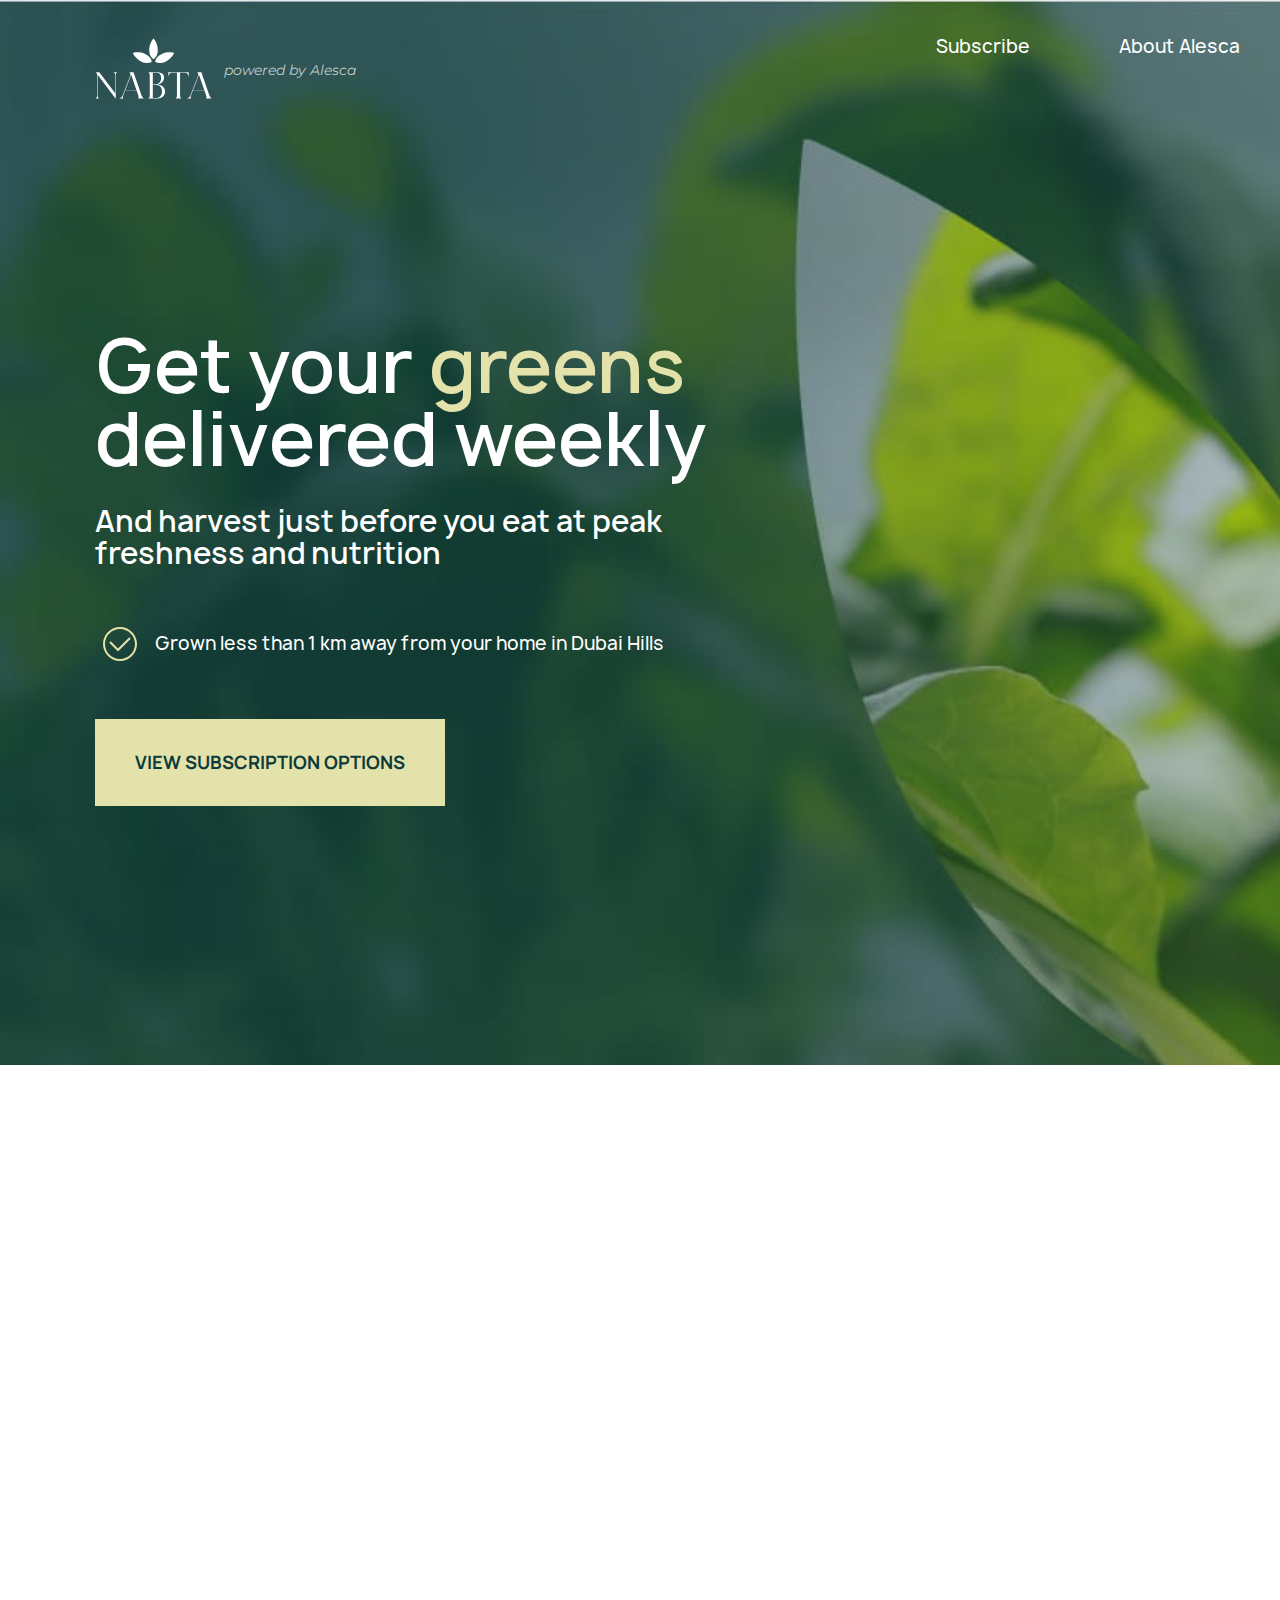
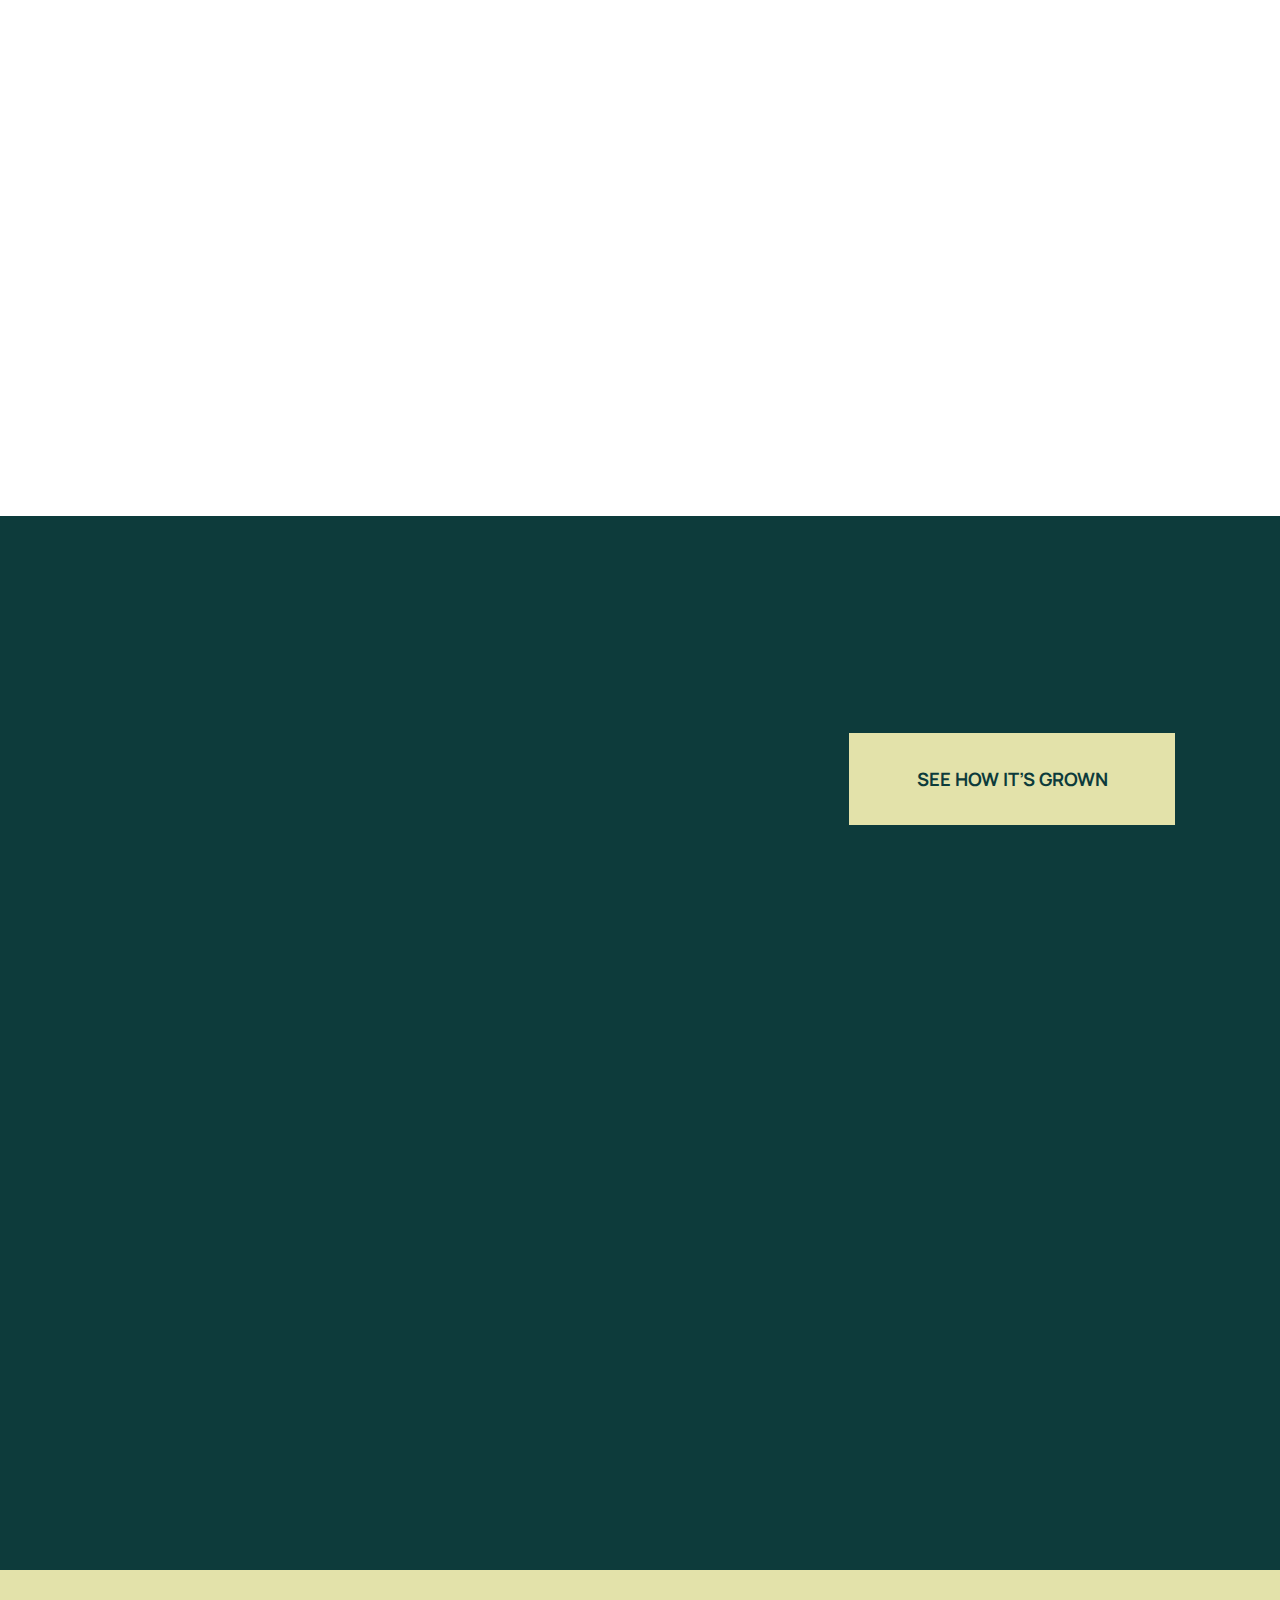
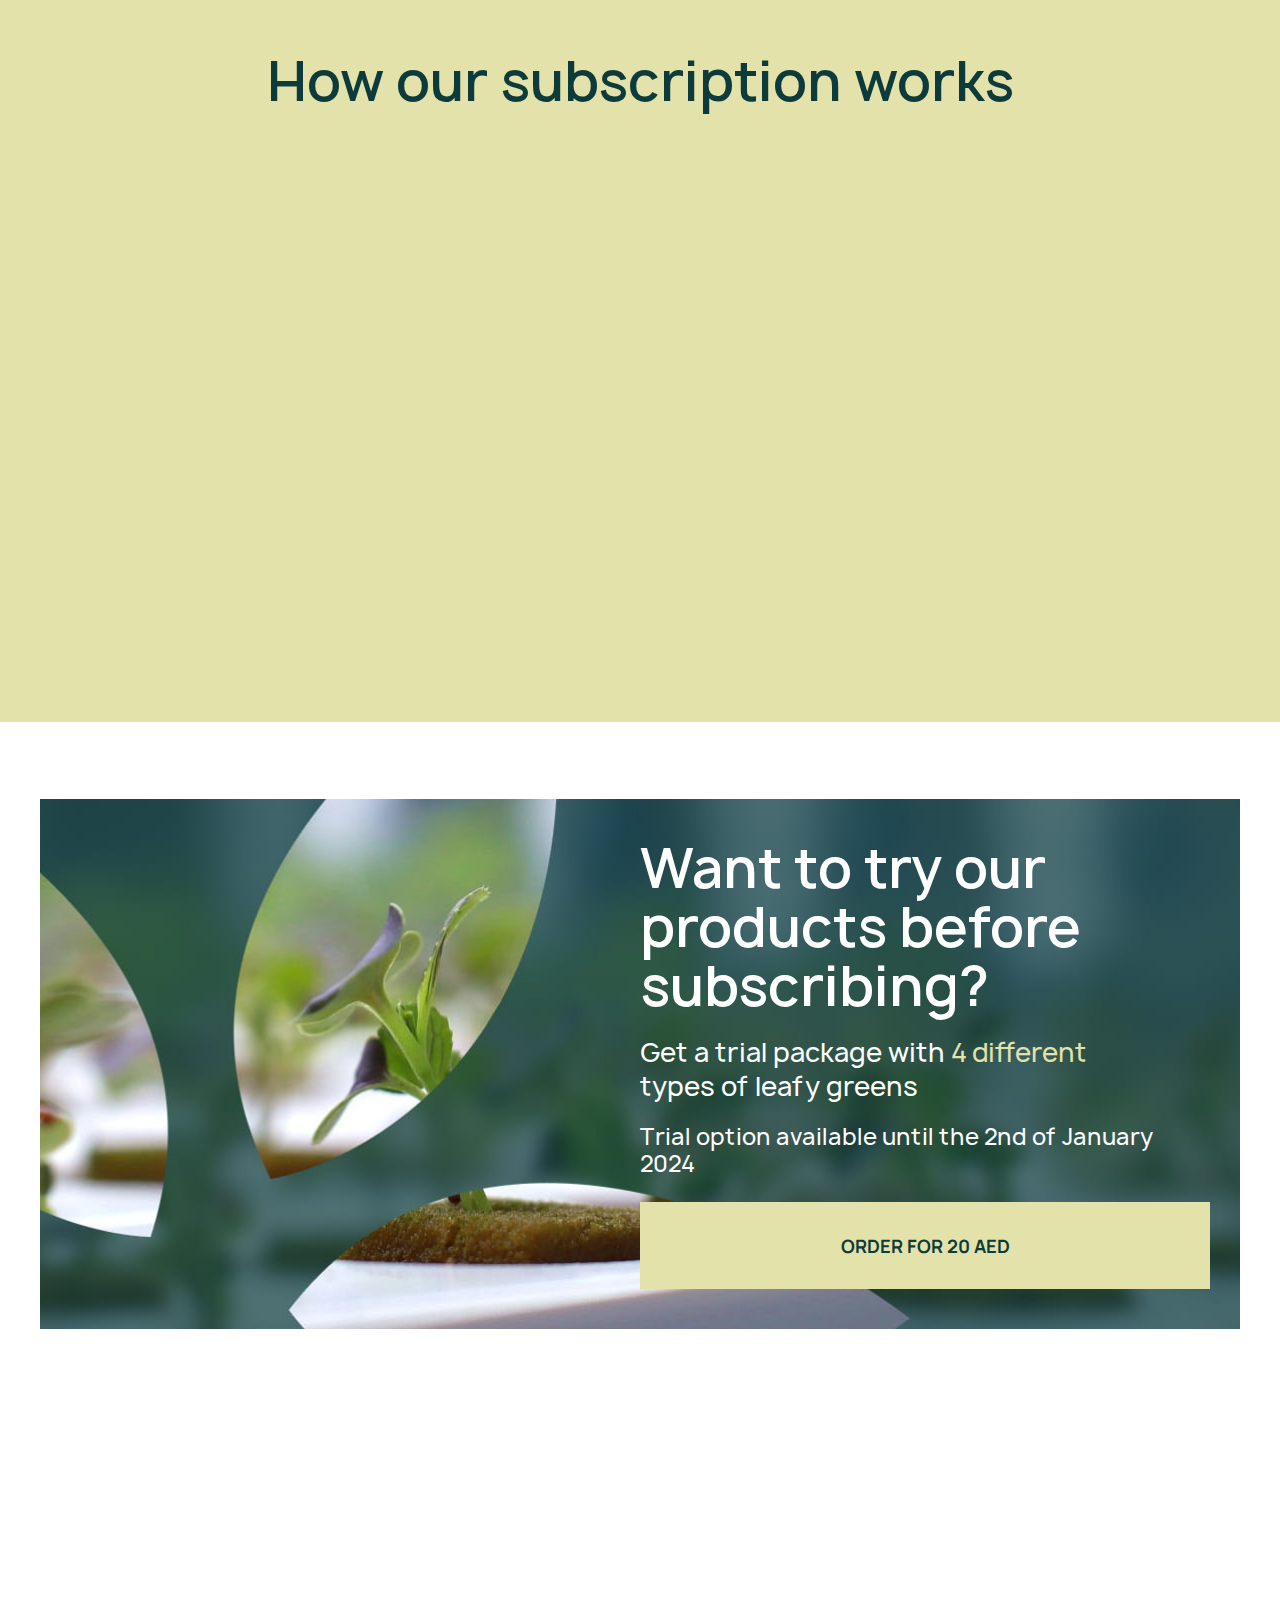
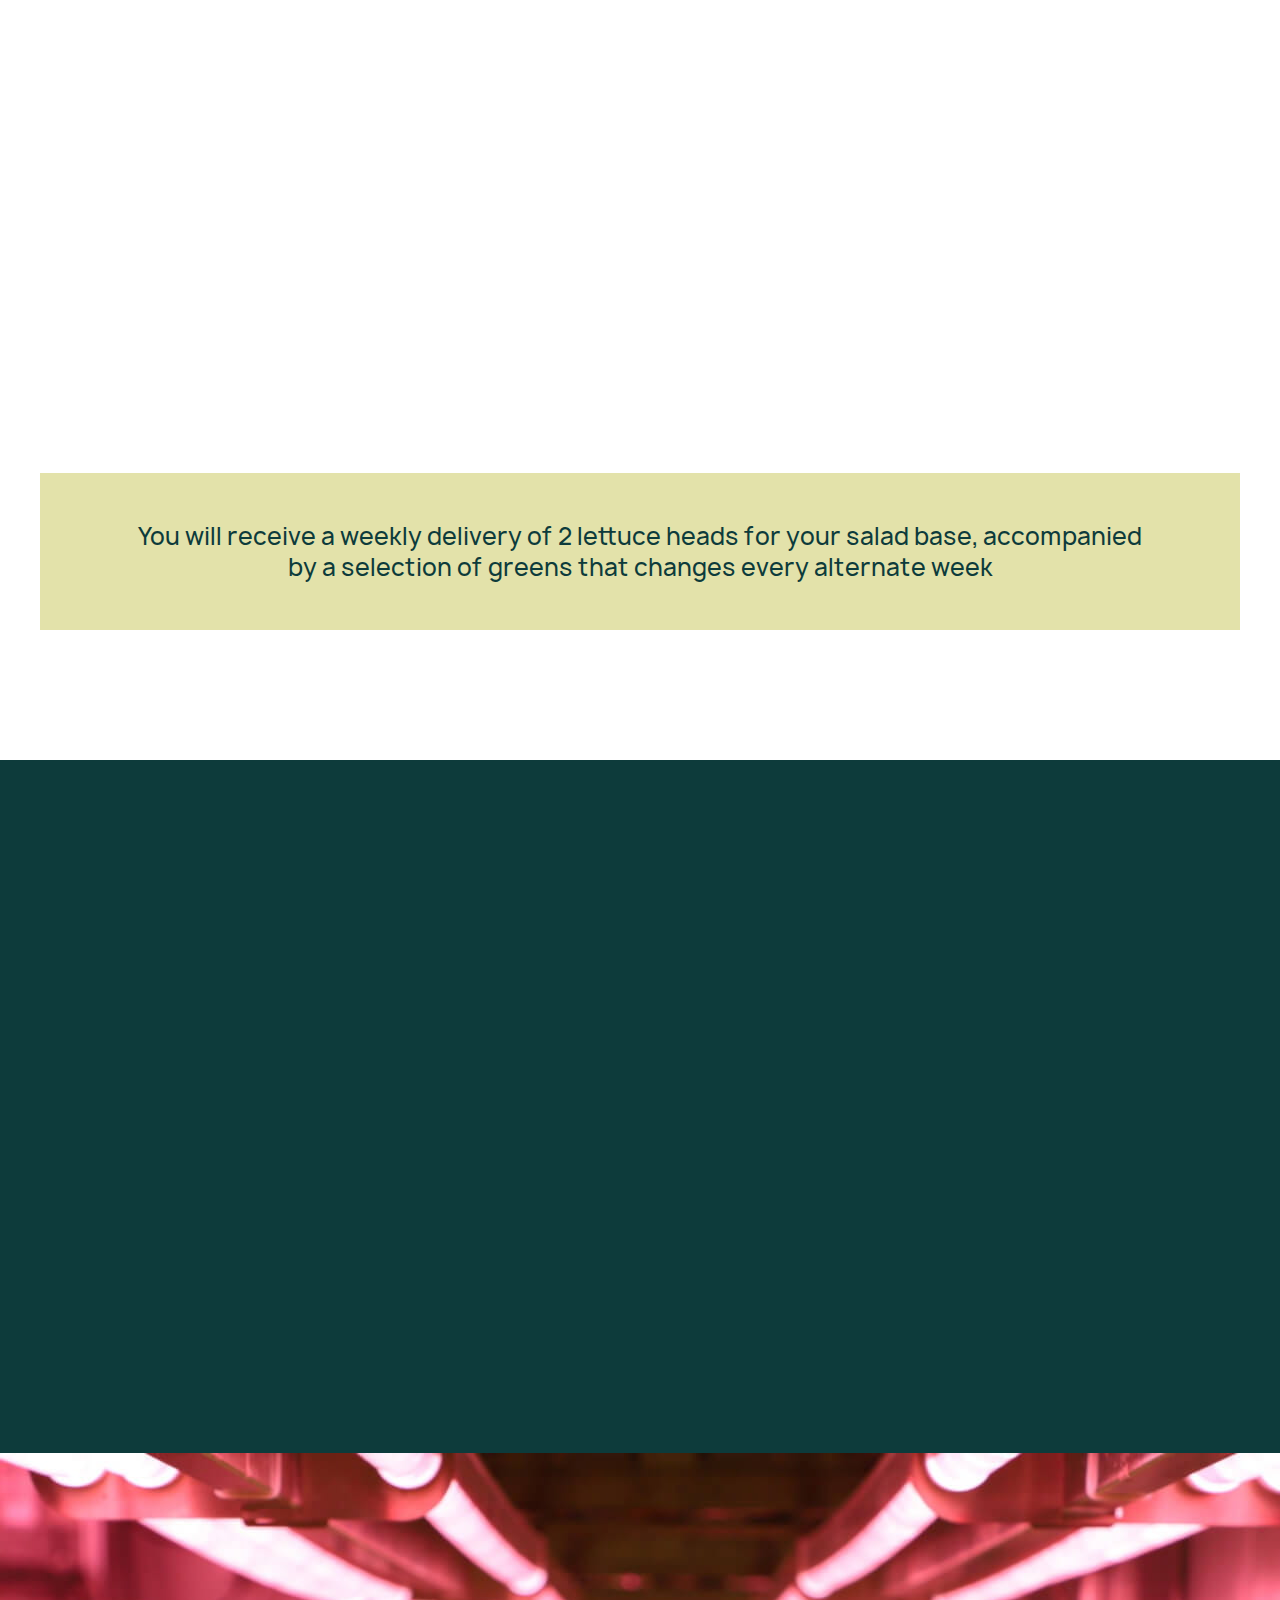
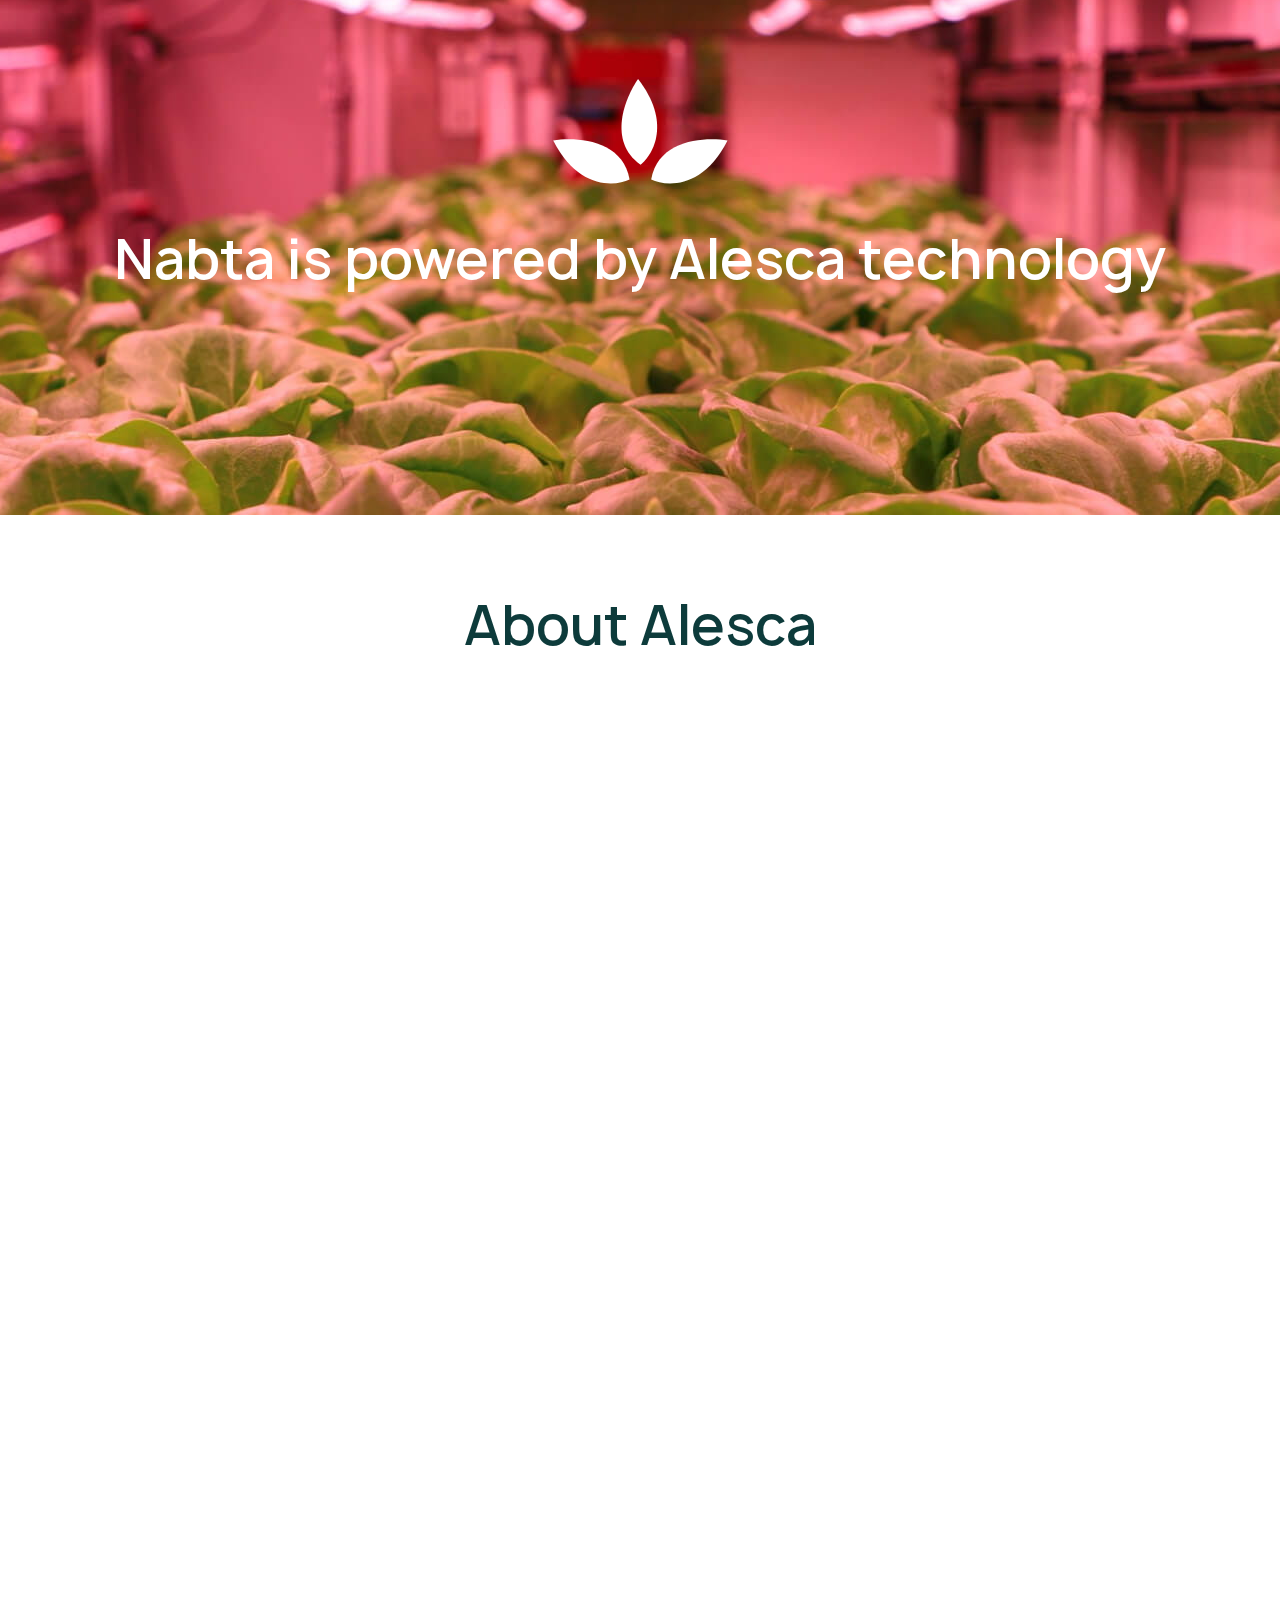
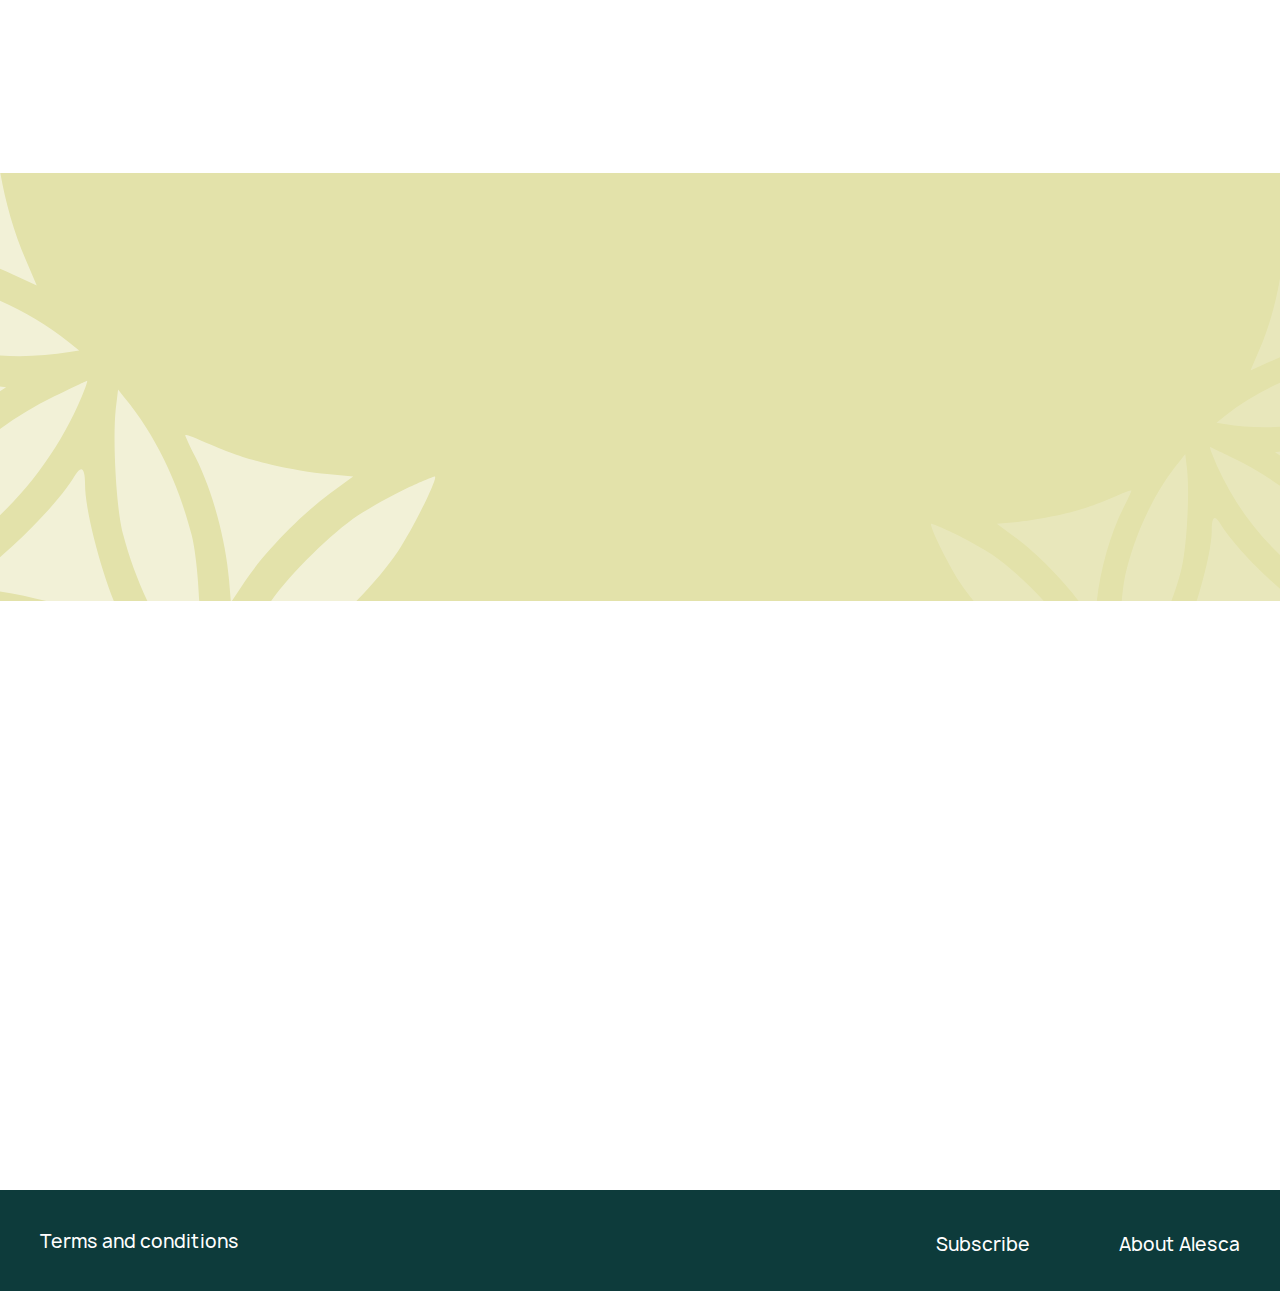
<file: app/index.html>
<!DOCTYPE html><html lang="en" class="page"><head><meta charset="UTF-8"><meta name="viewport" content="width=device-width,initial-scale=1"><meta http-equiv="X-UA-Compatible" content="ie=edge"><meta name="theme-color" content="#111111"><title>Alesca</title><link rel="preload" href="./fonts/Manrope-Bold.woff2" as="font" type="font/woff2" crossorigin><link rel="preload" href="./fonts/Manrope-Regular.woff2" as="font" type="font/woff2" crossorigin><link rel="preload" href="./fonts/Manrope-Medium.woff2" as="font" type="font/woff2" crossorigin><link rel="preload" href="./fonts/Manrope-Semibold.woff2" as="font" type="font/woff2" crossorigin><link rel="preload" href="./fonts/Montserrat-Italic.woff2" as="font" type="font/woff2" crossorigin><!-- criticals to reduce cls --><style>.header {
  position: absolute;
  left: 0;
  top: 0;
  width: 100%;
  padding-top: 38px
}

@supports (gap:clamp(0.625rem, 0.4166666667rem + 0.4340277778vw, 0.9375rem)) {
  .header__logos {
    gap: clamp(.625rem, .4166666667rem + .4340277778vw, .9375rem)
  }
}

@supports not (gap:clamp(0.625rem, 0.4166666667rem + 0.4340277778vw, 0.9375rem)) {
  .header__logos {
    gap: calc(.625rem + .3125 * (100vw - 48rem)/ 72)
  }
}

@media screen and (max-width:1670px) {
  @supports (padding-left:clamp(0.0000000625rem, -11.8879054508rem + 19.1740411504vw, 8.125rem)) {
    .header__logos {
      padding-left: clamp(.0000000625rem, -11.8879054508rem + 19.1740411504vw, 8.125rem)
    }
  }

  @supports not (padding-left:clamp(0.0000000625rem, -11.8879054508rem + 19.1740411504vw, 8.125rem)) {
    .header__logos {
      padding-left: calc(.0000000625rem + 8.1249999375 * (100vw - 62rem)/ 42.375)
    }
  }
}

.header__logos span {
  color: rgba(255, 255, 255, 0.71);
  font-size: 14px;
  font-weight: 400;
  font-style: italic;
  font-family: var(--font-family-secondary);
}


@media screen and (max-width:576px) {
  :root {
    --container-paddings: 0 15px
  }

  .header__logo {
    max-width: 75px
  }

  .header__inner {
    -webkit-box-align: center;
    -ms-flex-align: center;
    align-items: center
  }
}

.burger {
  display: none;
  --burger-width: 30px;
  --burger-height: 22px;
  --burger-line-height: 2px;
  position: relative;
  border: none;
  padding: 0;
  width: var(--burger-width);
  height: var(--burger-height);
  color: var(--white-color);
  background-color: transparent;
  cursor: pointer;
  z-index: 3
}

.burger::after,
.burger::before {
  content: "";
  position: absolute;
  left: 0;
  width: 100%;
  height: var(--burger-line-height);
  background-color: currentColor;
  -webkit-transition: top .3s ease-in-out, -webkit-transform .3s ease-in-out;
  transition: transform .3s ease-in-out, top .3s ease-in-out, -webkit-transform .3s ease-in-out;
  border-radius: 2px
}

.burger::before {
  top: 0
}

.burger::after {
  top: calc(100% - var(--burger-line-height))
}

.burger__line {
  position: absolute;
  left: 0;
  top: 50%;
  width: 100%;
  height: var(--burger-line-height);
  background-color: currentColor;
  -webkit-transform: translateY(-50%);
  -ms-transform: translateY(-50%);
  transform: translateY(-50%);
  -webkit-transition: -webkit-transform .3s ease-in-out;
  transition: transform .3s ease-in-out;
  transition: transform .3s ease-in-out, -webkit-transform .3s ease-in-out;
  border-radius: 2px
}

.burger--active {
  --burger-line-height: 3px
}

.burger--active::before {
  top: 50%;
  -webkit-transform: rotate(45deg);
  -ms-transform: rotate(45deg);
  transform: rotate(45deg);
  -webkit-transition: top .3s ease-in-out, -webkit-transform .3s ease-in-out;
  transition: transform .3s ease-in-out, top .3s ease-in-out, -webkit-transform .3s ease-in-out
}

.burger--active::after {
  top: 50%;
  -webkit-transform: rotate(-45deg);
  -ms-transform: rotate(-45deg);
  transform: rotate(-45deg);
  -webkit-transition: top .3s ease-in-out, -webkit-transform .3s ease-in-out;
  transition: transform .3s ease-in-out, top .3s ease-in-out, -webkit-transform .3s ease-in-out
}

.burger--active .burger__line {
  -webkit-transform: scale(0);
  -ms-transform: scale(0);
  transform: scale(0);
  -webkit-transition: -webkit-transform .3s ease-in-out;
  transition: transform .3s ease-in-out;
  transition: transform .3s ease-in-out, -webkit-transform .3s ease-in-out
}

.menu {
  -webkit-transition: -webkit-transform var(--transition-duration) ease;
  transition: -webkit-transform var(--transition-duration) ease;
  transition: transform var(--transition-duration) ease;
  transition: transform var(--transition-duration) ease, -webkit-transform var(--transition-duration) ease;
  max-width: 304px;
  width: 100%;
  gap: 10px
}

.hero {
  min-height: calc(100vh - 105px);
  background-color: var(--primary-color);
  background-image: url(../img/hero-bg.jpg);
  background-size: cover;
  background-repeat: no-repeat;
  padding-top: 170px;
  padding-bottom: 100px
}

@supports (margin-bottom:clamp(5rem, 4.2788461538rem + 3.2051282051vw, 8.125rem)) {
  .hero {
    margin-bottom: clamp(5rem, 4.2788461538rem + 3.2051282051vw, 8.125rem)
  }
}

@supports not (margin-bottom:clamp(5rem, 4.2788461538rem + 3.2051282051vw, 8.125rem)) {
  .hero {
    margin-bottom: calc(5rem + 3.125 * (100vw - 22.5rem)/ 97.5)
  }
}

@media screen and (max-width:1600px) {
  .hero {
    background-image: url(../img/hero-bg-mobile.jpg)
  }
}

@media screen and (min-height:1000px) {
  .hero {
    background-position: 60% center
  }
}

@media screen and (max-width:360px) {
  .hero {
    background-position-x: 10%
  }
}

.hero__title {
  margin-bottom: 30px
}

@supports (font-size:clamp(2.5rem, 1.6923076923rem + 3.5897435897vw, 6rem)) {
  .hero__title {
    font-size: clamp(2.5rem, 1.6923076923rem + 3.5897435897vw, 6rem)
  }
}

@supports not (font-size:clamp(2.5rem, 1.6923076923rem + 3.5897435897vw, 6rem)) {
  .hero__title {
    font-size: calc(2.5rem + 3.5 * (100vw - 22.5rem)/ 97.5)
  }
}

.hero__btn {
  min-width: 349px
}

@media screen and (max-width:576px) {
  .hero {
    background-position: 30%
  }

  .hero__btn {
    min-width: unset;
    width: 100%
  }
}

@media screen and (max-width:1670px) {
  .hero__info {
    max-width: 923px
  }

  @supports (padding-left:clamp(0.0000000625rem, -11.8879054508rem + 19.1740411504vw, 8.125rem)) {
    .hero__info {
      padding-left: clamp(.0000000625rem, -11.8879054508rem + 19.1740411504vw, 8.125rem)
    }
  }

  @supports not (padding-left:clamp(0.0000000625rem, -11.8879054508rem + 19.1740411504vw, 8.125rem)) {
    .hero__info {
      padding-left: calc(.0000000625rem + 8.1249999375 * (100vw - 62rem)/ 42.375)
    }
  }
}

.hero__inner {
  min-height: inherit
}

.hero__description {
  max-width: 608px;
  line-height: 1.1
}

@supports (margin-bottom:clamp(2.1875rem, 1.8269230769rem + 1.6025641026vw, 3.75rem)) {
  .hero__description {
    margin-bottom: clamp(2.1875rem, 1.8269230769rem + 1.6025641026vw, 3.75rem)
  }
}

@supports not (margin-bottom:clamp(2.1875rem, 1.8269230769rem + 1.6025641026vw, 3.75rem)) {
  .hero__description {
    margin-bottom: calc(2.1875rem + 1.5625 * (100vw - 22.5rem)/ 97.5)
  }
}

.hero__notice {
  position: relative;
  line-height: 1.3;
  gap: 10px
}

@supports (margin-bottom:clamp(2.1875rem, 1.8269230769rem + 1.6025641026vw, 3.75rem)) {
  .hero__notice {
    margin-bottom: clamp(2.1875rem, 1.8269230769rem + 1.6025641026vw, 3.75rem)
  }
}

@supports not (margin-bottom:clamp(2.1875rem, 1.8269230769rem + 1.6025641026vw, 3.75rem)) {
  .hero__notice {
    margin-bottom: calc(2.1875rem + 1.5625 * (100vw - 22.5rem)/ 97.5)
  }
}

@supports (font-size:clamp(1rem, 0.9423076923rem + 0.2564102564vw, 1.25rem)) {
  .hero__notice {
    font-size: clamp(1rem, .9423076923rem + .2564102564vw, 1.25rem)
  }
}

@supports not (font-size:clamp(1rem, 0.9423076923rem + 0.2564102564vw, 1.25rem)) {
  .hero__notice {
    font-size: calc(1rem + .25 * (100vw - 22.5rem)/ 97.5)
  }
}

.hero__notice svg {
  -webkit-box-flex: 0;
  -ms-flex: 0 0 50px;
  flex: 0 0 50px
}</style><link rel="stylesheet" href="css/vendor.css"><link rel="stylesheet" href="css/main.css"><script defer="defer" src="js/main.js"></script></head><body class="page__body"><div class="site-container"><header class="header color-white"><div class="container header__container"><div class="header__inner flex justify-between"><div class="header__logos flex align-items-center"><a href="#" class="header__logo"><img src="img/svg/logos/nabta.svg" alt="Nabta Logo" width="117" height="60"> </a><span>powered by Alesca</span></div><nav class="menu" data-menu><ul class="menu__list flex justify-between"><li class="menu__item"><a href="#" class="header__link primary-hover" data-scroll-to=".offer">Subscribe</a></li><li class="menu__item"><a href="#" class="header__link primary-hover" data-scroll-to=".about">About Alesca</a></li></ul></nav><button class="burger" aria-label="Open Menu" aria-expanded="false" data-burger><span class="burger__line"></span></button></div></div></header><main class="main"><section class="hero color-white bg-section"><div class="container hero__inner flex align-items-center"><div class="hero__info"><h1 class="hero__title font-semibold">Get your <span class="color-secondary">greens</span> delivered weekly</h1><p class="hero__description font-subtitle font-semibold">And harvest just before you eat at peak freshness and nutrition</p><div class="hero__notice flex align-items-center line-height-xl"><svg width="50" height="50" viewBox="0 0 50 50" fill="none" xmlns="http://www.w3.org/2000/svg"><path d="M25 42C15.6 42 8 34.4 8 25C8 15.6 15.6 8 25 8C34.4 8 42 15.6 42 25C42 34.4 34.4 42 25 42ZM25 10C16.7 10 10 16.7 10 25C10 33.3 16.7 40 25 40C33.3 40 40 33.3 40 25C40 16.7 33.3 10 25 10Z" fill="#E3E2AA"/><path d="M22.9998 32.4001L14.2998 23.7001L15.6998 22.3L22.9998 29.6L34.2998 18.3L35.6998 19.7001L22.9998 32.4001Z" fill="#E3E2AA"/></svg><p>Grown less than 1 km away from your home in Dubai Hills</p></div><a href="" class="btn btn-primary hero__btn" target="_blank" data-scroll-to=".packages">View subscription options</a></div></div></section><section class="difference section-offset"><div class="container"><h2 class="difference__title section-title section-title-with-margin centered" data-aos="fade-up">See the difference</h2><div class="difference__inner grid grid-cols-12"><div class="difference__items flex" data-aos="fade-up"><div class="difference__item flex align-items-center difference__item--question line-height-xl" data-aos="fade-up"><p>Worried where your greens are grown?</p></div><div class="difference__item flex align-items-center difference__item--answer color-white"><p>We grow ours around the corner in your community farm</p></div></div><div class="difference__items flex" data-aos="fade-up" data-aos-delay="150"><div class="difference__item flex align-items-center difference__item--question line-height-xl"><p>Worried about consuming chemicals and pesticides?</p></div><div class="difference__item flex align-items-center difference__item--answer color-white"><p>Our farm is a clean and pesticide-free environment</p></div></div><div class="difference__items flex" data-aos="fade-up" data-aos-delay="250"><div class="difference__item flex align-items-center difference__item--question line-height-xl"><p>Supermarket greens die in your fridge after 2 days?</p></div><div class="difference__item flex align-items-center difference__item--answer color-white"><p>Ours remain nice and fresh up to 10 days</p></div></div><div class="difference__items flex" data-aos="fade-up" data-aos-delay="350"><div class="difference__item flex align-items-center difference__item--question line-height-xl"><p>Supermarket greens lose most vitamins and nutrients by the time you eat them?</p></div><div class="difference__item flex align-items-center difference__item--answer color-white line-height-xl"><p>Harvest ours just before you eat at peak freshness and nutrition</p></div></div><div class="difference__items flex" data-aos="fade-up" data-aos-delay="450"><div class="difference__item flex align-items-center difference__item--question line-height-xl"><p>Keep forgetting to buy ingredients for your salad or smoothie?</p></div><div class="difference__item flex align-items-center difference__item--answer color-white line-height-xl"><p>Cross it out of your grocery list. It’s on us!</p></div></div><div class="difference__items flex" data-aos="fade-up" data-aos-delay="550"><div class="difference__item flex align-items-center difference__item--question line-height-xl"><p>Other greens all taste the same?</p></div><div class="difference__item flex align-items-center difference__item--answer color-white line-height-xl"><p>Just try ours once and taste the difference</p></div></div></div></div></section><section class="benefits section-offset section-padding-top color-white"><div class="container"><div class="benefits__inner grid"><div class="benefits__list grid bg-section"><div class="benefits__item flex align-items-center"><div class="align-self-start" data-aos="fade-down"><svg width="88" height="88" viewBox="0 0 88 88" fill="none" xmlns="http://www.w3.org/2000/svg"><circle cx="44" cy="44" r="43.5" stroke="#E3E2AA"/><path d="M40.2058 66C42.0334 66 43.515 64.5184 43.515 62.6907C43.515 60.8631 42.0334 59.3815 40.2058 59.3815C38.3781 59.3815 36.8965 60.8631 36.8965 62.6907C36.8965 64.5184 38.3781 66 40.2058 66Z" stroke="#E3E2AA" stroke-width="2" stroke-linecap="round" stroke-linejoin="round"/><path d="M55.0983 66C56.926 66 58.4076 64.5184 58.4076 62.6907C58.4076 60.8631 56.926 59.3815 55.0983 59.3815C53.2707 59.3815 51.7891 60.8631 51.7891 62.6907C51.7891 64.5184 53.2707 66 55.0983 66Z" stroke="#E3E2AA" stroke-width="2" stroke-linecap="round" stroke-linejoin="round"/><path d="M48.0821 33.0394C47.5743 30.9994 46.5878 29.1097 45.2045 27.5267C43.8211 25.9437 42.0806 24.7129 40.127 23.9363C38.1734 23.1597 36.0629 22.8596 33.9703 23.0608C31.8776 23.262 29.863 23.9587 28.0932 25.0933C26.3233 26.2279 24.8492 27.7677 23.7927 29.5852C22.7363 31.4028 22.128 33.4459 22.0181 35.5453C21.9082 37.6447 22.3 39.7401 23.1609 41.658C24.0219 43.5759 25.3272 45.2612 26.969 46.5743M35.2422 36.2825L40.2061 31.3186M41.8607 52.7958V49.4865H36.8968C35.1414 49.4865 33.458 50.1838 32.2168 51.425C30.9756 52.6662 30.2783 54.3497 30.2783 56.105V62.7236" stroke="#E3E2AA" stroke-width="2" stroke-linecap="round" stroke-linejoin="round"/><path d="M65.0252 62.6907V46.1444C65.0252 45.2667 64.6766 44.425 64.056 43.8043C63.4354 43.1837 62.5936 42.8351 61.716 42.8351H45.1696C44.2919 42.8351 43.4502 43.1837 42.8296 43.8043C42.209 44.425 41.8604 45.2667 41.8604 46.1444V52.7629" stroke="#E3E2AA" stroke-width="2" stroke-linecap="round" stroke-linejoin="round"/></svg></div><h3 class="benefits__subtitle font-semibold" data-aos="fade-right">Delivered weekly</h3></div><div class="benefits__item flex align-items-center"><div class="align-self-start" data-aos="fade-down" data-aos-delay="350"><svg width="88" height="88" viewBox="0 0 88 88" fill="none" xmlns="http://www.w3.org/2000/svg"><circle cx="44" cy="44" r="43.5" stroke="#E3E2AA"/><path d="M57.3727 35.2918C57.3727 32.2093 57.3727 29.1269 57.1569 27.0925C57.1585 26.5939 57.0392 26.1023 56.8091 25.66C56.579 25.2176 56.245 24.8377 55.8359 24.5528C55.4267 24.2679 54.9545 24.0865 54.4598 24.0242C53.9651 23.9619 53.4627 24.0205 52.9956 24.195C46.3375 26.1061 32.7439 30.8839 27.0414 39.0832C20.8765 47.7757 25.6235 57.732 27.8737 61.6159C28.2015 62.1649 28.6489 62.6329 29.1826 62.9851C29.7163 63.3373 30.3225 63.5647 30.9561 63.6503C33.7944 64.1619 36.6933 64.245 39.5561 63.8969" stroke="#E3E2AA" stroke-width="2" stroke-linecap="round" stroke-linejoin="round"/><path d="M37.9222 48.947C34.8192 53.5199 31.9588 58.2528 29.353 63.1262M55.3997 64.0201C55.0611 64.1426 54.6903 64.1426 54.3517 64.0201C51.781 63.0018 49.5752 61.2351 48.0199 58.9489C46.4646 56.6627 45.6315 53.9622 45.6284 51.1972V45.4946C45.6321 45.2989 45.6755 45.1061 45.7559 44.9276C45.8362 44.7491 45.9519 44.5888 46.096 44.4563C46.24 44.3238 46.4094 44.2218 46.5939 44.1566C46.7784 44.0913 46.9743 44.0642 47.1696 44.0767H62.5818C62.9554 44.0846 63.3115 44.2365 63.5757 44.5007C63.84 44.7649 63.9919 45.121 63.9997 45.4946V51.1972C64.0065 53.948 63.1915 56.6382 61.6593 58.9229C60.127 61.2075 57.9474 62.9824 55.3997 64.0201Z" stroke="#E3E2AA" stroke-width="2" stroke-linecap="round" stroke-linejoin="round"/></svg></div><h3 class="benefits__subtitle font-semibold" data-aos="fade-right" data-aos-delay="150">Pesticide-free</h3></div><div class="benefits__item flex align-items-center"><div class="align-self-start" data-aos="fade-down" data-aos-delay="450"><svg class="align-self-start" width="88" height="88" viewBox="0 0 88 88" fill="none" xmlns="http://www.w3.org/2000/svg"><circle cx="44" cy="44" r="43.5" stroke="#E3E2AA"/><g clip-path="url(#clip0_273_157)"><path d="M55.2369 31.8336C59.3137 33.5758 63.8988 33.7106 68.071 32.2111M32.2111 68.0709C33.7093 63.8856 33.5745 59.2894 31.8337 55.1991C30.4711 51.9423 30.1024 48.3551 30.7741 44.8892C31.4458 41.4233 33.1278 38.2336 35.6084 35.7216C38.1513 33.205 41.3823 31.4975 44.8942 30.8145" stroke="#E3E2AA" stroke-width="2" stroke-linecap="round" stroke-linejoin="round"/><path d="M42.0258 56.2565C45.5547 55.5677 48.7996 53.8467 51.3493 51.3116M51.3493 51.3116C53.8343 48.8023 55.5192 45.6124 56.1911 42.1454C56.863 38.6784 56.4917 35.09 55.124 31.834C53.4187 27.7428 53.3243 23.1579 54.8598 19M51.3493 51.3116L35.7597 35.722M19 54.8598C23.1739 53.3532 27.7662 53.5018 31.834 55.275" stroke="#E3E2AA" stroke-width="2" stroke-linecap="round" stroke-linejoin="round"/></g><defs><clipPath id="clip0_273_157"><rect width="50" height="50" fill="white" transform="translate(19 19)"/></clipPath></defs></svg></div><h3 class="benefits__subtitle font-semibold" data-aos="fade-right" data-aos-delay="250">Full of vitamins</h3></div><div class="benefits__item flex align-items-center"><div class="align-self-start" data-aos="fade-down" data-aos-delay="550"><svg width="88" height="88" viewBox="0 0 88 88" fill="none" xmlns="http://www.w3.org/2000/svg"><circle cx="44" cy="44" r="43.5" stroke="#E3E2AA"/><path d="M43.0519 59.6027L43.0513 59.6022C35.1122 52.6559 31.1536 46.4207 31.1536 40.9732C31.1536 37.5732 32.5042 34.3125 34.9084 31.9084C37.3125 29.5042 40.5732 28.1536 43.9732 28.1536C45.6567 28.1536 47.3237 28.4852 48.8791 29.1294C50.4344 29.7737 51.8477 30.7179 53.0381 31.9084C54.2285 33.0988 55.1728 34.512 55.817 36.0673C56.4613 37.6227 56.7929 39.2897 56.7929 40.9732C56.7929 46.5495 52.6436 52.9508 44.3213 60.0991L43.0519 59.6027ZM43.0519 59.6027L43.6247 60.0988L43.6251 60.0991M43.0519 59.6027L43.6251 60.0991M43.6251 60.0991C43.722 60.1824 43.8455 60.2282 43.9732 60.2282M43.6251 60.0991L43.9732 60.2282M43.9732 60.2282C44.1009 60.2282 44.2244 60.1824 44.3213 60.0991L43.9732 60.2282ZM45.6262 61.6192L45.7239 61.733L45.6262 61.6192C45.1654 62.015 44.5779 62.2324 43.9705 62.2319C43.3631 62.2314 42.7761 62.013 42.316 61.6165C42.316 61.6164 42.3159 61.6164 42.3158 61.6163L41.7362 61.1133C33.3555 53.779 29.15 47.0909 29.15 40.9732C29.15 37.0419 30.7117 33.2715 33.4916 30.4916C36.2715 27.7117 40.0419 26.15 43.9732 26.15C47.9046 26.15 51.6749 27.7117 54.4548 30.4916C57.2347 33.2715 58.7964 37.0419 58.7964 40.9732C58.7964 47.2309 54.396 54.0877 45.6262 61.6192ZM43.9732 35.3643C45.4608 35.3643 46.8874 35.9552 47.9393 37.0071C48.9912 38.059 49.5821 39.4856 49.5821 40.9732C49.5821 42.4608 48.9912 43.8874 47.9393 44.9393C46.8874 45.9912 45.4608 46.5821 43.9732 46.5821C42.4856 46.5821 41.059 45.9912 40.0071 44.9393C38.9552 43.8874 38.3643 42.4608 38.3643 40.9732C38.3643 39.4856 38.9552 38.059 40.0071 37.0071C41.059 35.9552 42.4856 35.3643 43.9732 35.3643ZM43.9732 37.3679C43.017 37.3679 42.1 37.7477 41.4238 38.4238C40.7477 39.1 40.3679 40.017 40.3679 40.9732C40.3679 41.9294 40.7477 42.8465 41.4238 43.5226C42.1 44.1987 43.017 44.5786 43.9732 44.5786C44.9294 44.5786 45.8465 44.1987 46.5226 43.5226C47.1987 42.8465 47.5786 41.9294 47.5786 40.9732C47.5786 40.017 47.1987 39.1 46.5226 38.4238C45.8465 37.7477 44.9294 37.3679 43.9732 37.3679Z" fill="#" stroke="#E3E2AA" stroke-width="1.6"/></svg></div><h3 class="benefits__subtitle font-semibold" data-aos="fade-right" data-aos-delay="350">Grown in Dubai Hills</h3></div><div class="benefits__item flex align-items-center"><div class="align-self-start" data-aos="fade-down" data-aos-delay="650"><svg class="align-self-start" width="88" height="88" viewBox="0 0 88 88" fill="none" xmlns="http://www.w3.org/2000/svg"><circle cx="44" cy="44" r="43.5" stroke="#E3E2AA"/><path d="M55.911 61.544L61.281 42.544C61.3651 42.2465 61.3791 41.9336 61.3219 41.6299C61.2646 41.3261 61.1378 41.0397 60.9513 40.7932C60.7648 40.5467 60.5236 40.3468 60.2468 40.2092C59.97 40.0715 59.6651 39.9999 59.356 40H47.875C47.7104 40 47.548 39.9629 47.3997 39.8914C47.2515 39.8199 47.1213 39.7159 47.0188 39.5871C46.9164 39.4583 46.8443 39.308 46.808 39.1475C46.7716 38.987 46.772 38.8204 46.809 38.66L47.309 36.496C47.767 34.511 47.914 32.466 47.745 30.436L47.653 29.333C47.5544 28.1497 47.0396 27.0396 46.2 26.2C45.432 25.4318 44.3903 25.0002 43.304 25H43.064C42.407 25 41.802 25.356 41.484 25.93L38.825 30.715C37.633 32.861 35.8561 34.6244 33.701 35.8L27.042 39.43C26.7263 39.6023 26.4629 39.8565 26.2795 40.1659C26.0961 40.4752 25.9996 40.8284 26 41.188V61C26 61.5304 26.2107 62.0391 26.5858 62.4142C26.9609 62.7893 27.4696 63 28 63H53.987C54.4225 62.9999 54.846 62.8576 55.1933 62.5948C55.5406 62.332 55.7925 61.9631 55.911 61.544Z" stroke="#E3E2AA" stroke-width="2" stroke-linecap="round" stroke-linejoin="round"/></svg></div><h3 class="benefits__subtitle font-semibold" data-aos="fade-right" data-aos-delay="450">Tasty and hustle-free</h3></div><button class="btn btn-primary benefits__btn" data-modal-open="video">See how it’s grown</button></div><div class="benefits__info flex" data-aos="fadeup"><div class="benefits__note"><h2 class="benefits__title section-title color-white">We deliver a variety of leafy <span class="color-secondary">greens</span> to your doorstep in Dubai Hills every week</h2></div></div><div class="modal" data-modal="video"><div class="modal__wrapper"><div class="modal__item"><button class="modal__close" data-modal-close><svg width="31" height="31" viewBox="0 0 31 31" fill="none" xmlns="http://www.w3.org/2000/svg"><path d="M23.6375 7.37546C23.518 7.25572 23.3761 7.16072 23.2198 7.0959C23.0636 7.03108 22.8961 6.99772 22.7269 6.99772C22.5577 6.99772 22.3902 7.03108 22.234 7.0959C22.0777 7.16072 21.9358 7.25572 21.8163 7.37546L15.5 13.6788L9.18379 7.36254C9.06421 7.24296 8.92224 7.1481 8.766 7.08338C8.60975 7.01866 8.44229 6.98535 8.27317 6.98535C8.10405 6.98535 7.93659 7.01866 7.78034 7.08338C7.6241 7.1481 7.48213 7.24296 7.36254 7.36254C7.24296 7.48213 7.1481 7.6241 7.08338 7.78034C7.01866 7.93659 6.98535 8.10405 6.98535 8.27317C6.98535 8.44229 7.01866 8.60975 7.08338 8.766C7.1481 8.92224 7.24296 9.06421 7.36254 9.18379L13.6788 15.5L7.36254 21.8163C7.24296 21.9359 7.1481 22.0778 7.08338 22.2341C7.01866 22.3903 6.98535 22.5578 6.98535 22.7269C6.98535 22.896 7.01866 23.0635 7.08338 23.2197C7.1481 23.376 7.24296 23.518 7.36254 23.6375C7.48213 23.7571 7.6241 23.852 7.78034 23.9167C7.93659 23.9814 8.10405 24.0147 8.27317 24.0147C8.44229 24.0147 8.60975 23.9814 8.766 23.9167C8.92224 23.852 9.06421 23.7571 9.18379 23.6375L15.5 17.3213L21.8163 23.6375C21.9359 23.7571 22.0778 23.852 22.2341 23.9167C22.3903 23.9814 22.5578 24.0147 22.7269 24.0147C22.896 24.0147 23.0635 23.9814 23.2197 23.9167C23.376 23.852 23.518 23.7571 23.6375 23.6375C23.7571 23.518 23.852 23.376 23.9167 23.2197C23.9814 23.0635 24.0147 22.896 24.0147 22.7269C24.0147 22.5578 23.9814 22.3903 23.9167 22.2341C23.852 22.0778 23.7571 21.9359 23.6375 21.8163L17.3213 15.5L23.6375 9.18379C24.1284 8.69296 24.1284 7.86629 23.6375 7.37546Z" fill="white"/></svg></button><iframe width="960" height="455" src="https://www.youtube.com/embed/iZf0si7I0Mw?si=A4PTjxoMf5jbyz-P" title="YouTube video player" frameborder="0" allow="accelerometer; autoplay; clipboard-write; encrypted-media; gyroscope; picture-in-picture;" allowfullscreen></iframe></div></div></div></div></div></section><section class="subscription section-offset section-padding-top bg-secondary color-primary"><div class="container"><h2 class="subscription__title section-title section-title-with-margin centered">How our subscription works</h2><div class="subscription__inner grid grid-cols-12"><ol class="subscription__list flex"><li class="subscription__item" data-aos="fadeup"><div class="subscription__info grid"><h3 class="subscription__subtitle">Step 1</h3><p class="subscription__description">Choose a subscription type</p></div></li><li class="subscription__item" data-aos-delay="150" data-aos="fadeup"><div class="subscription__info grid"><h3 class="subscription__subtitle">Step 2</h3><p class="subscription__description">Fill in your details</p></div></li><li class="subscription__item" data-aos-delay="250" data-aos="fadeup"><div class="subscription__info grid"><h3 class="subscription__subtitle">Step 3</h3><p class="subscription__description">Make a payment</p></div></li><li class="subscription__item" data-aos-delay="350" data-aos="fadeup"><div class="subscription__info grid"><h3 class="subscription__subtitle">Step 4</h3><p class="subscription__description">Receive a WhatsApp confirmation</p></div></li><li class="subscription__item" data-aos-delay="450" data-aos="fadeup"><div class="subscription__info grid"><h3 class="subscription__subtitle">Step 5</h3><p class="subscription__description">Choose the day  and time of delivery</p></div><div class="subscription__notice"><p>Delivery options are predetermined farming to harvesting schedule</p></div></li><li class="subscription__item" data-aos-delay="550" data-aos="fadeup"><div class="subscription__info grid bg-primary"><h3 class="subscription__subtitle">Step 6</h3><p class="subscription__description">Receive your leafy greens at your door step</p></div></li></ol></div></div></section><section class="trial color-white"><div class="container"><div class="trial__inner grid grid-cols-12 bg-section"><div class="trial__info grid"><h2 class="trial__title section-title">Want to try our products before subscribing?</h2><p class="trial__description line-height-xl">Get a trial package with <span class="color-secondary">4 different </span>types of leafy greens</p><div class="trial__actions flex"><a href="https://nabta-102245.zbooni.com" class="btn btn-primary trial__btn" target="_blank">Order for 20 AED</a><p class="trial__note">Trial option available until the 2nd of January 2024</p></div></div></div></div></section><section class="packages section-padding-top"><div class="container"><h2 class="section-title packages__title section-title-with-margin centered" data-aos="fadeup">Our greens package selection</h2><div class="packages__inner grid grid-cols-12"><ul class="packages__list grid"><li class="packages__item grid" data-aos="fadeup"><h3 class="packages__subtitle font-semibold centered">Garden Fusion</h3><div class="packages__images grid"><div class="packages__image"><picture><source srcset="img/image-5.webp" type="image/webp"><img loading="lazy" src="img/image-5.png" alt="Lollo Rosso Letuce" width="127" height="127"></picture></div><div class="packages__image"><picture><source srcset="img/image-4.webp" type="image/webp"><img loading="lazy" src="img/image-4.png" alt="Lollo Bionda Lettuce" width="127" height="127"></picture></div><div class="packages__image"><picture><source srcset="img/image.webp" type="image/webp"><img loading="lazy" src="img/image.png" alt="Super Kale" class="packages__image" width="127" height="127"></picture></div><div class="packages__image"><picture><source srcset="img/image-3.webp" type="image/webp"><img loading="lazy" src="img/image-3.png" class="image" width="127" height="127" alt="Mighty Spinach"></picture></div></div><div class="packages__info grid"><div class="packages__info-items"><div class="packages__info-item grid"><span class="packages__count font-medium">1 head</span><h4 class="packages__name font-medium">Lollo Rosso Lettuce</h4></div><div class="packages__info-item grid"><span class="packages__count font-medium">1 head</span><h4 class="packages__name font-medium">Super Kale</h4></div><div class="packages__info-item grid"><span class="packages__count font-medium">1 head</span><h4 class="packages__name font-medium">Lollo Bionda Lettuce</h4></div><div class="packages__info-item grid"><span class="packages__count font-medium">1 head</span><h4 class="packages__name font-medium">Mighty Spinach</h4></div></div><div class="packages__info-weights"><p class="packages__weight">Approx 100 gr</p><p class="packages__weight">Approx 150 gr</p></div></div></li><li class="packages__item grid" data-aos="fadeup"><h3 class="packages__subtitle font-semibold centered">Savoury Delight</h3><div class="packages__images grid"><div class="packages__image"><picture><source srcset="img/image-5.webp" type="image/webp"><img loading="lazy" src="img/image-5.png" alt="Lollo Rosso Letuce" width="127" height="127"></picture></div><div class="packages__image"><picture><source srcset="img/image-4.webp" type="image/webp"><img loading="lazy" src="img/image-4.png" alt="Lollo Bionda Lettuce" width="127" height="127"></picture></div><div class="packages__image image-offset"><picture><source srcset="img/image-7.webp" type="image/webp"><img loading="lazy" src="img/image-7.png" alt="Green Bok Choy" width="127" height="127"></picture></div><div class="packages__image"><picture><source srcset="img/image-6.webp" type="image/webp"><img loading="lazy" src="img/image-6.png" alt="Fragrant Basil" class="packages__image" width="127" height="127"></picture></div></div><div class="packages__info grid"><div class="packages__info-items"><div class="packages__info-item grid"><span class="packages__count font-medium">1 head</span><h4 class="packages__name font-medium">Lollo Rosso Lettuce</h4></div><div class="packages__info-item grid"><span class="packages__count font-medium">1 head</span><h4 class="packages__name font-medium">Green Bok Choy</h4></div><div class="packages__info-item grid"><span class="packages__count font-medium">1 head</span><h4 class="packages__name font-medium">Lollo Bionda Lettuce</h4></div><div class="packages__info-item grid"><span class="packages__count font-medium">1 head</span><h4 class="packages__name font-medium">Fragrant Basil</h4></div></div><div class="packages__info-weights"><p class="packages__weight">Approx 100 gr</p><p class="packages__weight">Approx 150 gr</p></div></div></li></ul><div class="packages__notice bg-secondary color-primary centered"><p>You will receive a weekly delivery of 2 lettuce heads for your salad base, accompanied by a selection of greens that changes every alternate week</p></div></div></div></section><section class="offer section-padding-top color-white bg-primary section-offset"><div class="container"><div class="offer__inner grid grid-cols-12" data-aos="fadeup"><h2 class="offer__title section-title">Get your subscription</h2><div class="offer__info line-height-xl" data-aos="fadeup"><p class="offer__subtitle font-semibold">Make an early bird pre-booking before 12th of December and receive a holiday special</p><div class="offer__notice grid"><p>Subscriptions will become effective on the 12th of December 2023</p></div></div><ul class="offer__list grid grid-cols-12"><li class="offer__item grid" data-aos="fadeup"><h3 class="offer__duration font-semibold">1 month</h3><div class="offer__prices color-secondary"><p class="offer__price">75 AED</p></div><a href="https://nabta-102245.zbooni.com" class="btn btn-primary offer__btn" target="_blank">GET SUBSCRIPTION</a></li><li class="offer__item grid" data-aos="fadeup" data-aos-delay="150"><h3 class="offer__duration font-semibold">3 months</h3><div class="offer__prices flex color-secondary"><p class="offer__price offer__price--old">225 AED</p><p class="offer__price">200 AED</p></div><a href="https://nabta-102245.zbooni.com" class="btn btn-primary offer__btn" target="_blank">GET SUBSCRIPTION</a><div class="offer__sale font-semibold bg-secondary color-primary"> — 12%</div></li><li class="offer__item grid" data-aos="fadeup" data-aos-delay="250"><h3 class="offer__duration font-semibold">6 months</h3><div class="offer__prices flex color-secondary"><p class="offer__price offer__price--old">450 AED</p><p class="offer__price">350 AED</p></div><a href="https://nabta-102245.zbooni.com" class="btn btn-primary offer__btn" target="_blank">GET SUBSCRIPTION</a><div class="offer__sale font-semibold bg-secondary color-primary"> — 23%</div></li></ul></div></div></section><section class="powered color-white bg-section"><div class="container powered__inner grid"><div class="powered__info grid"><svg xmlns="http://www.w3.org/2000/svg" width="191" height="116" viewBox="0 0 191 116" fill="none"><path d="M93.0933 0C80.0274 18.7821 62.2252 62.226 95.5431 85.7445C108.609 75.1285 126.411 43.1172 93.0933 0Z" fill="white"/><path d="M182.573 61.5562C160.001 57.8161 113.121 60.3826 106.178 100.57C121.375 107.815 157.928 110.155 182.573 61.5562Z" fill="white"/><path d="M8.18328 61.5562C30.7553 57.8161 77.635 60.3826 84.5775 100.57C69.3812 107.815 32.8277 110.155 8.18328 61.5562Z" fill="white"/></svg><h2 class="powered__title section-title centered">Nabta is powered by Alesca technology</h2></div></div></section><section class="about section-padding-top section-offset color-white"><div class="container"><h2 class="about__title section-title section-title-with-margin color-primary centered">About Alesca</h2><div class="about__inner grid grid-cols-12"><div class="about__img ibg" data-aos="fadeup"><picture><source media="(max-width: 1400px)" srcset="img/plants-mobile.webp"><source media="(max-width: 1400px)" srcset="img/plants-mobile.jpg"><source srcset="img/plants-mobile.webp" type="image/webp"><img loading="lazy" class="image" src="img/plants.jpg" alt="Plants" width="650" height="500"></picture><img width="185" height="111" class="image-absolute" src="img/svg/logos/alesca.svg" alt="Alesca Logo"></div><ul class="about__items grid"><li class="about__item bg-primary grid align-items-center" data-aos="fadeup"><svg class="align-self-start" width="88" height="89" viewBox="0 0 88 89" fill="none" xmlns="http://www.w3.org/2000/svg"><circle cx="44" cy="44.5" r="43.5" stroke="#E3E2AA"/><path d="M38.5496 51.5742L31.4258 44.4504L29 46.8592L38.5496 56.4088L59.0496 35.9087L56.6408 33.5L38.5496 51.5742Z" fill="#E3E2AA"/></svg><p>Established in 2013, Alesca is a mindful agricultural technology company driven by collaboration, innovation and nutrition</p></li><li class="about__item bg-primary grid align-items-center" data-aos="fadeup"><svg class="align-self-start" width="88" height="89" viewBox="0 0 88 89" fill="none" xmlns="http://www.w3.org/2000/svg"><circle cx="44" cy="44.5" r="43.5" stroke="#E3E2AA"/><path d="M38.5496 51.5742L31.4258 44.4504L29 46.8592L38.5496 56.4088L59.0496 35.9087L56.6408 33.5L38.5496 51.5742Z" fill="#E3E2AA"/></svg><p>Alesca empowers local communities to grow fresh healthy food while making agriculture more efficient, transparent and accessible</p></li><li class="about__item bg-primary grid align-items-center" data-aos="fadeup"><svg class="align-self-start" width="88" height="89" viewBox="0 0 88 89" fill="none" xmlns="http://www.w3.org/2000/svg"><circle cx="44" cy="44.5" r="43.5" stroke="#E3E2AA"/><path d="M38.5496 51.5742L31.4258 44.4504L29 46.8592L38.5496 56.4088L59.0496 35.9087L56.6408 33.5L38.5496 51.5742Z" fill="#E3E2AA"/></svg><p>Our farming technology is an all-in-one system loaded with advanced monitoring, automation, and climate control capabilities</p></li></ul></div></div></section><section class="info section-offset"><div class="container info__inner grid grid-cols-12 align-items-center bg-secondary"><div class="info__content grid" data-aos="fadeup"><h2 class="info__title section-title">Want to know more about our technology?</h2><a href="https://www.alescalife.com" class="info__btn btn btn-light" target="_blank">Visit our website</a></div></div></section></main><footer class="footer"><div class="container"><div class="footer__inner grid grid-cols-12"><div class="footer__info grid justify-items-center"><h2 class="section-title centered footer__title" data-aos="fadeup"><span>Have some questions?</span> <span>Chat with us</span></h2><a href="https://wa.me/message/BNFCFRHBZJH5D1" class="footer__social footer__social--primary bg-primary" target="_blank" data-aos="fadeup"><svg width="74" height="74" viewBox="0 0 74 74" fill="none" xmlns="http://www.w3.org/2000/svg"><path d="M36.3833 7.3999C52.3908 7.3999 65.3666 20.3757 65.3666 36.3832C65.3666 52.3907 52.3908 65.3666 36.3833 65.3666C31.2613 65.3748 26.2294 64.0193 21.8047 61.4393L7.41154 65.3666L11.3301 50.9676C8.74794 46.5415 7.39139 41.5075 7.39994 36.3832C7.39994 20.3757 20.3758 7.3999 36.3833 7.3999ZM26.5058 22.7611L25.9261 22.7843C25.5508 22.8071 25.1841 22.9057 24.8479 23.0741C24.5335 23.2521 24.2465 23.4747 23.9958 23.7349C23.648 24.0624 23.4509 24.3465 23.2393 24.6218C22.1673 26.0156 21.5901 27.7268 21.5989 29.4852C21.6047 30.9054 21.9757 32.2879 22.5553 33.5805C23.7407 36.1948 25.6913 38.9628 28.265 41.5278C28.8853 42.1451 29.4939 42.7654 30.149 43.3421C33.347 46.1578 37.1579 48.1883 41.2786 49.2721L42.9248 49.5243C43.461 49.5533 43.9972 49.5127 44.5363 49.4866C45.3804 49.443 46.2046 49.2145 46.9506 48.8171C47.3302 48.6216 47.7006 48.4088 48.0607 48.1795C48.0607 48.1795 48.1853 48.0983 48.423 47.9186C48.8142 47.6288 49.0548 47.423 49.3794 47.0839C49.62 46.8346 49.8286 46.5419 49.9881 46.2086C50.2141 45.7362 50.4402 44.8348 50.5329 44.0841C50.6025 43.5102 50.5822 43.1972 50.5735 43.003C50.5619 42.6929 50.304 42.3712 50.0228 42.235L48.336 41.4785C48.336 41.4785 45.8144 40.38 44.2725 39.6786C44.1112 39.6082 43.9383 39.5679 43.7624 39.5598C43.5641 39.5394 43.3638 39.5618 43.1748 39.6252C42.9858 39.6887 42.8126 39.7919 42.6669 39.9279C42.6524 39.9221 42.4582 40.0873 40.3627 42.6262C40.2424 42.7879 40.0767 42.91 39.8868 42.9771C39.6968 43.0442 39.4912 43.0532 39.2961 43.003C39.1073 42.9524 38.9223 42.8885 38.7425 42.8117C38.3831 42.661 38.2585 42.6031 38.0121 42.4987C36.3487 41.7728 34.8086 40.792 33.4473 39.5917C33.0821 39.2729 32.743 38.9251 32.3952 38.5889C31.2549 37.4969 30.2612 36.2615 29.4389 34.9138L29.2679 34.6384C29.145 34.4534 29.0457 34.2538 28.9722 34.0443C28.8621 33.6182 29.149 33.2762 29.149 33.2762C29.149 33.2762 29.8533 32.5053 30.1808 32.0879C30.4997 31.6821 30.7692 31.288 30.9431 31.0068C31.2851 30.4561 31.3923 29.891 31.2126 29.4533C30.4011 27.4709 29.5606 25.4971 28.6969 23.5378C28.5259 23.1494 28.0187 22.8712 27.5579 22.8161C27.4013 22.7987 27.2448 22.7814 27.0883 22.7698C26.6991 22.7504 26.3091 22.7543 25.9203 22.7814L26.5029 22.7582L26.5058 22.7611Z" fill="#E3E2AA"/></svg></a><div class="footer__socials flex"><a href="https://www.linkedin.com/company/alescalife/" class="footer__social footer__social--secondary" target="_blank" data-aos="fadeup"><svg width="50" height="50" viewBox="0 0 50 50" fill="none" xmlns="http://www.w3.org/2000/svg"><path d="M39.6667 7C40.7496 7 41.7882 7.43021 42.554 8.19598C43.3198 8.96175 43.75 10.0004 43.75 11.0833V39.6667C43.75 40.7496 43.3198 41.7882 42.554 42.554C41.7882 43.3198 40.7496 43.75 39.6667 43.75H11.0833C10.0004 43.75 8.96175 43.3198 8.19598 42.554C7.43021 41.7882 7 40.7496 7 39.6667V11.0833C7 10.0004 7.43021 8.96175 8.19598 8.19598C8.96175 7.43021 10.0004 7 11.0833 7H39.6667ZM38.6458 38.6458V27.825C38.6458 26.0598 37.9446 24.3668 36.6964 23.1186C35.4482 21.8704 33.7552 21.1692 31.99 21.1692C30.2546 21.1692 28.2333 22.2308 27.2533 23.8233V21.5571H21.5571V38.6458H27.2533V28.5804C27.2533 27.0083 28.5192 25.7221 30.0913 25.7221C30.8493 25.7221 31.5764 26.0232 32.1124 26.5593C32.6484 27.0953 32.9496 27.8223 32.9496 28.5804V38.6458H38.6458ZM14.9217 18.3517C15.8314 18.3517 16.7038 17.9903 17.347 17.347C17.9903 16.7038 18.3517 15.8314 18.3517 14.9217C18.3517 13.0229 16.8204 11.4713 14.9217 11.4713C14.0066 11.4713 13.1289 11.8348 12.4819 12.4819C11.8348 13.1289 11.4713 14.0066 11.4713 14.9217C11.4713 16.8204 13.0229 18.3517 14.9217 18.3517ZM17.7596 38.6458V21.5571H12.1042V38.6458H17.7596Z" fill="#0D3B3B"/></svg> </a><a href="https://www.instagram.com/alescalife/" class="footer__social footer__social--secondary" target="_blank" data-aos="fadeup"><svg width="50" height="50" viewBox="0 0 50 50" fill="none" xmlns="http://www.w3.org/2000/svg"><path d="M26.6786 6.00231C28.0468 5.99706 29.4151 6.01081 30.783 6.04356L31.1467 6.05668C31.5667 6.07168 31.9811 6.09043 32.4817 6.11293C34.4767 6.20668 35.838 6.52168 37.0323 6.98481C38.2698 7.46106 39.3123 8.10606 40.3548 9.14856C41.308 10.0853 42.0458 11.2185 42.5167 12.4692C42.9798 13.6636 43.2948 15.0267 43.3886 17.0217C43.4111 17.5204 43.4298 17.9367 43.4448 18.3567L43.4561 18.7204C43.4894 20.0877 43.5038 21.4553 43.4992 22.8229L43.5011 24.2217V26.6779C43.5057 28.0462 43.4913 29.4144 43.458 30.7823L43.4467 31.1461C43.4317 31.5661 43.413 31.9804 43.3905 32.4811C43.2967 34.4761 42.978 35.8373 42.5167 37.0317C42.0473 38.2837 41.3094 39.4178 40.3548 40.3542C39.4173 41.3073 38.2835 42.045 37.0323 42.5161C35.838 42.9792 34.4767 43.2942 32.4817 43.3879C31.9811 43.4104 31.5667 43.4292 31.1467 43.4442L30.783 43.4554C29.4151 43.4888 28.0468 43.5031 26.6786 43.4986L25.2798 43.5004H22.8255C21.4572 43.5051 20.0889 43.4907 18.7211 43.4573L18.3573 43.4461C17.9122 43.4299 17.4672 43.4112 17.0223 43.3898C15.0273 43.2961 13.6661 42.9773 12.4698 42.5161C11.2186 42.0461 10.0853 41.3082 9.14921 40.3542C8.19492 39.4172 7.4565 38.2834 6.98546 37.0317C6.52233 35.8373 6.20733 34.4761 6.11358 32.4811C6.0927 32.0361 6.07395 31.5911 6.05733 31.1461L6.04796 30.7823C6.01339 29.4145 5.99776 28.0462 6.00108 26.6779V22.8229C5.99585 21.4553 6.0096 20.0877 6.04233 18.7204L6.05546 18.3567C6.07046 17.9367 6.08921 17.5204 6.11171 17.0217C6.20546 15.0248 6.52046 13.6654 6.98358 12.4692C7.45491 11.2178 8.19476 10.085 9.15108 9.15043C10.0865 8.19559 11.2191 7.45651 12.4698 6.98481C13.6661 6.52168 15.0255 6.20668 17.0223 6.11293L18.3573 6.05668L18.7211 6.04731C20.0883 6.01276 21.4559 5.99713 22.8236 6.00043L26.6786 6.00231ZM24.7511 15.3773C23.5089 15.3597 22.2756 15.5892 21.1229 16.0524C19.9702 16.5156 18.921 17.2033 18.0364 18.0755C17.1518 18.9477 16.4493 19.9871 15.9699 21.1331C15.4904 22.2792 15.2435 23.5091 15.2435 24.7514C15.2435 25.9937 15.4904 27.2236 15.9699 28.3696C16.4493 29.5157 17.1518 30.555 18.0364 31.4272C18.921 32.2994 19.9702 32.9871 21.1229 33.4503C22.2756 33.9135 23.5089 34.143 24.7511 34.1254C27.2375 34.1254 29.6221 33.1377 31.3802 31.3796C33.1384 29.6214 34.1261 27.2368 34.1261 24.7504C34.1261 22.264 33.1384 19.8795 31.3802 18.1213C29.6221 16.3632 27.2375 15.3773 24.7511 15.3773ZM24.7511 19.1273C25.4983 19.1135 26.2407 19.2488 26.9351 19.5252C27.6294 19.8016 28.2617 20.2136 28.795 20.7371C29.3284 21.2606 29.752 21.8851 30.0413 22.5742C30.3305 23.2633 30.4796 24.0031 30.4797 24.7504C30.4798 25.4977 30.331 26.2376 30.042 26.9268C29.753 27.616 29.3295 28.2406 28.7964 28.7643C28.2632 29.288 27.6311 29.7002 26.9368 29.9768C26.2426 30.2534 25.5002 30.389 24.753 30.3754C23.2611 30.3754 21.8304 29.7828 20.7755 28.7279C19.7206 27.673 19.128 26.2423 19.128 24.7504C19.128 23.2586 19.7206 21.8278 20.7755 20.773C21.8304 19.7181 23.2611 19.1254 24.753 19.1254L24.7511 19.1273ZM34.5948 12.5648C33.9899 12.589 33.4179 12.8463 32.9985 13.2829C32.579 13.7194 32.3448 14.3013 32.3448 14.9067C32.3448 15.5121 32.579 16.0939 32.9985 16.5305C33.4179 16.967 33.9899 17.2243 34.5948 17.2486C35.2164 17.2486 35.8126 17.0016 36.2521 16.5621C36.6917 16.1226 36.9386 15.5264 36.9386 14.9048C36.9386 14.2832 36.6917 13.6871 36.2521 13.2475C35.8126 12.808 35.2164 12.5611 34.5948 12.5611V12.5648Z" fill="#0D3B3B"/></svg></a></div></div><div class="footer__actions color-white flex justify-between align-items-center"><a href="terms-and-conditions.html" class="footer__link footer__link--terms primary-hover" target="_blank">Terms and conditions</a><ul class="footer__list flex justify-between"><li class="footer__item"><a href="#" class="footer__link primary-hover" data-scroll-to=".offer">Subscribe</a></li><li class="footer__item"><a href="#" class="footer__link primary-hover" data-scroll-to=".about">About Alesca</a></li></ul></div></div></div></footer></div></body></html>
</file>
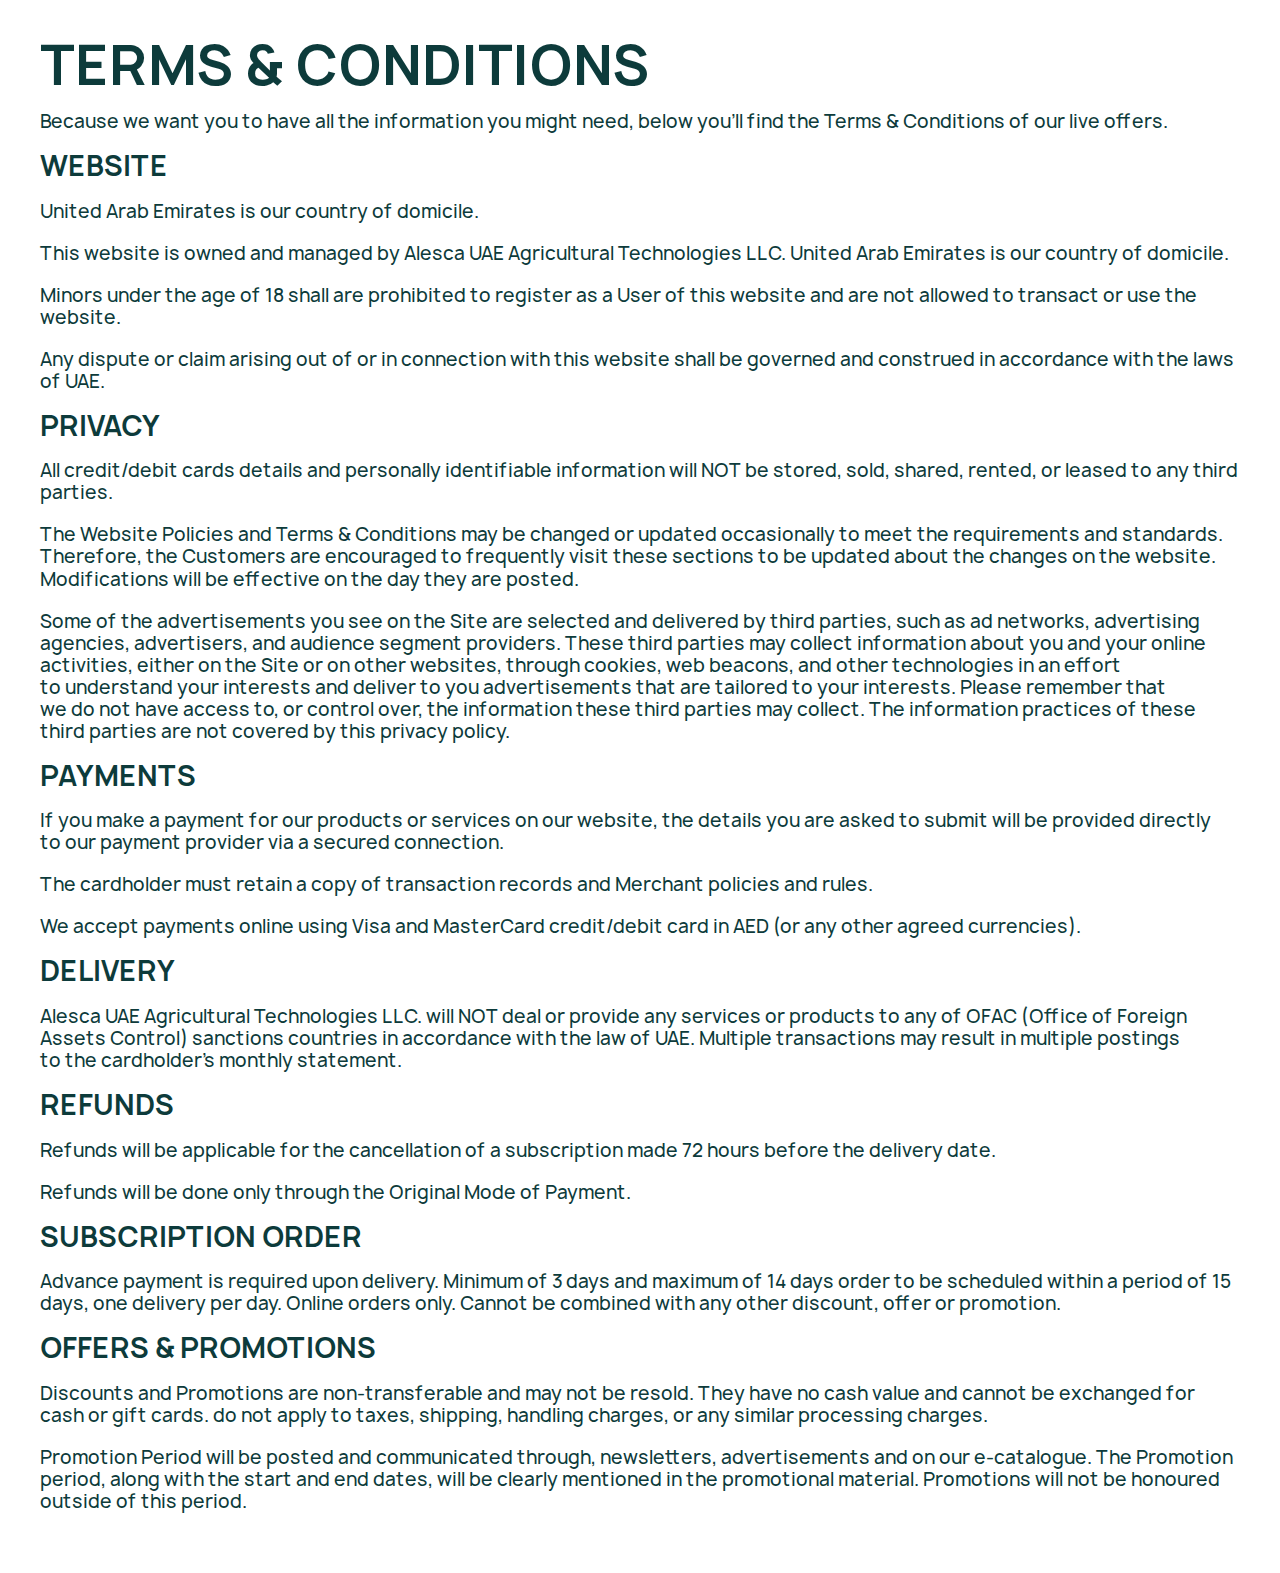
<file: terms-and-conditions.html>
<!DOCTYPE html>
<html lang="en">
 <head>
  <meta charset="UTF-8">
  <meta name="viewport" content="width=device-width, initial-scale=1.0">
  <meta http-equiv="X-UA-Compatible" content="ie=edge">
  <meta name="theme-color" content="#111111">
  <title>Alesca</title>

  <link rel="preload" href="./fonts/Manrope-Bold.woff2" as="font" type="font/woff2" crossorigin>
  <link rel="preload" href="./fonts/Manrope-Regular.woff2" as="font" type="font/woff2" crossorigin>
  <link rel="preload" href="./fonts/Manrope-Medium.woff2" as="font" type="font/woff2" crossorigin>
  <link rel="preload" href="./fonts/Manrope-Semibold.woff2" as="font" type="font/woff2" crossorigin>
  <link rel="preload" href="./fonts/Montserrat-Italic.woff2" as="font" type="font/woff2" crossorigin>

  <!-- criticals to reduce cls -->
  <style>
    .header {
  position: absolute;
  left: 0;
  top: 0;
  width: 100%;
  padding-top: 38px
}

@supports (gap:clamp(0.625rem, 0.4166666667rem + 0.4340277778vw, 0.9375rem)) {
  .header__logos {
    gap: clamp(.625rem, .4166666667rem + .4340277778vw, .9375rem)
  }
}

@supports not (gap:clamp(0.625rem, 0.4166666667rem + 0.4340277778vw, 0.9375rem)) {
  .header__logos {
    gap: calc(.625rem + .3125 * (100vw - 48rem)/ 72)
  }
}

@media screen and (max-width:1670px) {
  @supports (padding-left:clamp(0.0000000625rem, -11.8879054508rem + 19.1740411504vw, 8.125rem)) {
    .header__logos {
      padding-left: clamp(.0000000625rem, -11.8879054508rem + 19.1740411504vw, 8.125rem)
    }
  }

  @supports not (padding-left:clamp(0.0000000625rem, -11.8879054508rem + 19.1740411504vw, 8.125rem)) {
    .header__logos {
      padding-left: calc(.0000000625rem + 8.1249999375 * (100vw - 62rem)/ 42.375)
    }
  }
}

.header__logos span {
  color: rgba(255, 255, 255, 0.71);
  font-size: 14px;
  font-weight: 400;
  font-style: italic;
  font-family: var(--font-family-secondary);
}


@media screen and (max-width:576px) {
  :root {
    --container-paddings: 0 15px
  }

  .header__logo {
    max-width: 75px
  }

  .header__inner {
    -webkit-box-align: center;
    -ms-flex-align: center;
    align-items: center
  }
}

.burger {
  display: none;
  --burger-width: 30px;
  --burger-height: 22px;
  --burger-line-height: 2px;
  position: relative;
  border: none;
  padding: 0;
  width: var(--burger-width);
  height: var(--burger-height);
  color: var(--white-color);
  background-color: transparent;
  cursor: pointer;
  z-index: 3
}

.burger::after,
.burger::before {
  content: "";
  position: absolute;
  left: 0;
  width: 100%;
  height: var(--burger-line-height);
  background-color: currentColor;
  -webkit-transition: top .3s ease-in-out, -webkit-transform .3s ease-in-out;
  transition: transform .3s ease-in-out, top .3s ease-in-out, -webkit-transform .3s ease-in-out;
  border-radius: 2px
}

.burger::before {
  top: 0
}

.burger::after {
  top: calc(100% - var(--burger-line-height))
}

.burger__line {
  position: absolute;
  left: 0;
  top: 50%;
  width: 100%;
  height: var(--burger-line-height);
  background-color: currentColor;
  -webkit-transform: translateY(-50%);
  -ms-transform: translateY(-50%);
  transform: translateY(-50%);
  -webkit-transition: -webkit-transform .3s ease-in-out;
  transition: transform .3s ease-in-out;
  transition: transform .3s ease-in-out, -webkit-transform .3s ease-in-out;
  border-radius: 2px
}

.burger--active {
  --burger-line-height: 3px
}

.burger--active::before {
  top: 50%;
  -webkit-transform: rotate(45deg);
  -ms-transform: rotate(45deg);
  transform: rotate(45deg);
  -webkit-transition: top .3s ease-in-out, -webkit-transform .3s ease-in-out;
  transition: transform .3s ease-in-out, top .3s ease-in-out, -webkit-transform .3s ease-in-out
}

.burger--active::after {
  top: 50%;
  -webkit-transform: rotate(-45deg);
  -ms-transform: rotate(-45deg);
  transform: rotate(-45deg);
  -webkit-transition: top .3s ease-in-out, -webkit-transform .3s ease-in-out;
  transition: transform .3s ease-in-out, top .3s ease-in-out, -webkit-transform .3s ease-in-out
}

.burger--active .burger__line {
  -webkit-transform: scale(0);
  -ms-transform: scale(0);
  transform: scale(0);
  -webkit-transition: -webkit-transform .3s ease-in-out;
  transition: transform .3s ease-in-out;
  transition: transform .3s ease-in-out, -webkit-transform .3s ease-in-out
}

.menu {
  -webkit-transition: -webkit-transform var(--transition-duration) ease;
  transition: -webkit-transform var(--transition-duration) ease;
  transition: transform var(--transition-duration) ease;
  transition: transform var(--transition-duration) ease, -webkit-transform var(--transition-duration) ease;
  max-width: 304px;
  width: 100%;
  gap: 10px
}

.hero {
  min-height: calc(100vh - 105px);
  background-color: var(--primary-color);
  background-image: url(../img/hero-bg.jpg);
  background-size: cover;
  background-repeat: no-repeat;
  padding-top: 170px;
  padding-bottom: 100px
}

@supports (margin-bottom:clamp(5rem, 4.2788461538rem + 3.2051282051vw, 8.125rem)) {
  .hero {
    margin-bottom: clamp(5rem, 4.2788461538rem + 3.2051282051vw, 8.125rem)
  }
}

@supports not (margin-bottom:clamp(5rem, 4.2788461538rem + 3.2051282051vw, 8.125rem)) {
  .hero {
    margin-bottom: calc(5rem + 3.125 * (100vw - 22.5rem)/ 97.5)
  }
}

@media screen and (max-width:1600px) {
  .hero {
    background-image: url(../img/hero-bg-mobile.jpg)
  }
}

@media screen and (min-height:1000px) {
  .hero {
    background-position: 60% center
  }
}

@media screen and (max-width:360px) {
  .hero {
    background-position-x: 10%
  }
}

.hero__title {
  margin-bottom: 30px
}

@supports (font-size:clamp(2.5rem, 1.6923076923rem + 3.5897435897vw, 6rem)) {
  .hero__title {
    font-size: clamp(2.5rem, 1.6923076923rem + 3.5897435897vw, 6rem)
  }
}

@supports not (font-size:clamp(2.5rem, 1.6923076923rem + 3.5897435897vw, 6rem)) {
  .hero__title {
    font-size: calc(2.5rem + 3.5 * (100vw - 22.5rem)/ 97.5)
  }
}

.hero__btn {
  min-width: 349px
}

@media screen and (max-width:576px) {
  .hero {
    background-position: 30%
  }

  .hero__btn {
    min-width: unset;
    width: 100%
  }
}

@media screen and (max-width:1670px) {
  .hero__info {
    max-width: 923px
  }

  @supports (padding-left:clamp(0.0000000625rem, -11.8879054508rem + 19.1740411504vw, 8.125rem)) {
    .hero__info {
      padding-left: clamp(.0000000625rem, -11.8879054508rem + 19.1740411504vw, 8.125rem)
    }
  }

  @supports not (padding-left:clamp(0.0000000625rem, -11.8879054508rem + 19.1740411504vw, 8.125rem)) {
    .hero__info {
      padding-left: calc(.0000000625rem + 8.1249999375 * (100vw - 62rem)/ 42.375)
    }
  }
}

.hero__inner {
  min-height: inherit
}

.hero__description {
  max-width: 608px;
  line-height: 1.1
}

@supports (margin-bottom:clamp(2.1875rem, 1.8269230769rem + 1.6025641026vw, 3.75rem)) {
  .hero__description {
    margin-bottom: clamp(2.1875rem, 1.8269230769rem + 1.6025641026vw, 3.75rem)
  }
}

@supports not (margin-bottom:clamp(2.1875rem, 1.8269230769rem + 1.6025641026vw, 3.75rem)) {
  .hero__description {
    margin-bottom: calc(2.1875rem + 1.5625 * (100vw - 22.5rem)/ 97.5)
  }
}

.hero__notice {
  position: relative;
  line-height: 1.3;
  gap: 10px
}

@supports (margin-bottom:clamp(2.1875rem, 1.8269230769rem + 1.6025641026vw, 3.75rem)) {
  .hero__notice {
    margin-bottom: clamp(2.1875rem, 1.8269230769rem + 1.6025641026vw, 3.75rem)
  }
}

@supports not (margin-bottom:clamp(2.1875rem, 1.8269230769rem + 1.6025641026vw, 3.75rem)) {
  .hero__notice {
    margin-bottom: calc(2.1875rem + 1.5625 * (100vw - 22.5rem)/ 97.5)
  }
}

@supports (font-size:clamp(1rem, 0.9423076923rem + 0.2564102564vw, 1.25rem)) {
  .hero__notice {
    font-size: clamp(1rem, .9423076923rem + .2564102564vw, 1.25rem)
  }
}

@supports not (font-size:clamp(1rem, 0.9423076923rem + 0.2564102564vw, 1.25rem)) {
  .hero__notice {
    font-size: calc(1rem + .25 * (100vw - 22.5rem)/ 97.5)
  }
}

.hero__notice svg {
  -webkit-box-flex: 0;
  -ms-flex: 0 0 50px;
  flex: 0 0 50px
}
  </style>

  <link rel="stylesheet" href="css/vendor.css">
  <link rel="stylesheet" href="css/main.css">
  <script defer src="js/main.js"></script>
</head>

 <body class="page__body">
  <main>
   <section class="terms">
    <div class="container">
     <h1 class="terms-and-conditions section-title color-primary">
      Terms & Conditions
     </h1>
     <p>
      Because we want you to have all the information you might need, below you’ll find the Terms & Conditions of our live offers.
     </p>
     <div class="terms__inner">
      <h2>WEBSITE</h2>
      <p>United Arab Emirates is our country of domicile.</p>
      <p>This website is owned and managed by Alesca UAE Agricultural Technologies LLC. United Arab Emirates is our country of domicile.</p>
      <p>Minors under the age of 18 shall are prohibited to register as a User of this website and are not allowed to transact or use the website.</p>
      <p>Any dispute or claim arising out of or in connection with this website shall be governed and construed in accordance with the laws of UAE.</p>
      <h2>PRIVACY</h2>
      <p>All credit/debit cards details and personally identifiable information will NOT be stored, sold, shared, rented, or leased to any third parties.</p>
      <p>The Website Policies and Terms & Conditions may be changed or updated occasionally to meet the requirements and standards. Therefore, the Customers are encouraged to frequently visit these sections to be updated about the changes on the website. Modifications will be effective on the day they are posted.</p>
      <p>Some of the advertisements you see on the Site are selected and delivered by third parties, such as ad networks, advertising agencies, advertisers, and audience segment providers. These third parties may collect information about you and your online activities, either on the Site or on other websites, through cookies, web beacons, and other technologies in an effort to understand your interests and deliver to you advertisements that are tailored to your interests. Please remember that we do not have access to, or control over, the information these third parties may collect. The information practices of these third parties are not covered by this privacy policy.</p>
      <h2>PAYMENTS</h2>
      <p>If you make a payment for our products or services on our website, the details you are asked to submit will be provided directly to our payment provider via a secured connection.</p>
      <p>The cardholder must retain a copy of transaction records and Merchant policies and rules.</p>
      <p>We accept payments online using Visa and MasterCard credit/debit card in AED (or any other agreed currencies).</p>
      <h2>DELIVERY</h2>
      <p>Alesca UAE Agricultural Technologies LLC. will NOT deal or provide any services or products to any of OFAC (Office of Foreign Assets Control) sanctions countries in accordance with the law of UAE. Multiple transactions may result in multiple postings to the cardholder’s monthly statement.</p>
      <h2>REFUNDS</h2>
      <p>Refunds will be applicable for the cancellation of a subscription made 72 hours before the delivery date.</p>
      <p>Refunds will be done only through the Original Mode of Payment.</p>
      <h2>Subscription ORDER</h2>
      <p>Advance payment is required upon delivery. Minimum of 3 days and maximum of 14 days order to be scheduled within a period of 15 days, one delivery per day. Online orders only. Cannot be combined with any other discount, offer or promotion.</p>
      <h2>offers & Promotions</h2>
      <p>Discounts and Promotions are non-transferable and may not be resold. They have no cash value and cannot be exchanged for cash or gift cards. do not apply to taxes, shipping, handling charges, or any similar processing charges.</p>
      <p>Promotion Period will be posted and communicated through, newsletters, advertisements and on our e-catalogue. The Promotion period, along with the start and end dates, will be clearly mentioned in the promotional material. Promotions will not be honoured outside of this period.</p>
     </div>
    </div>
   </section>
  </main>
 </body>
</html>
</file>
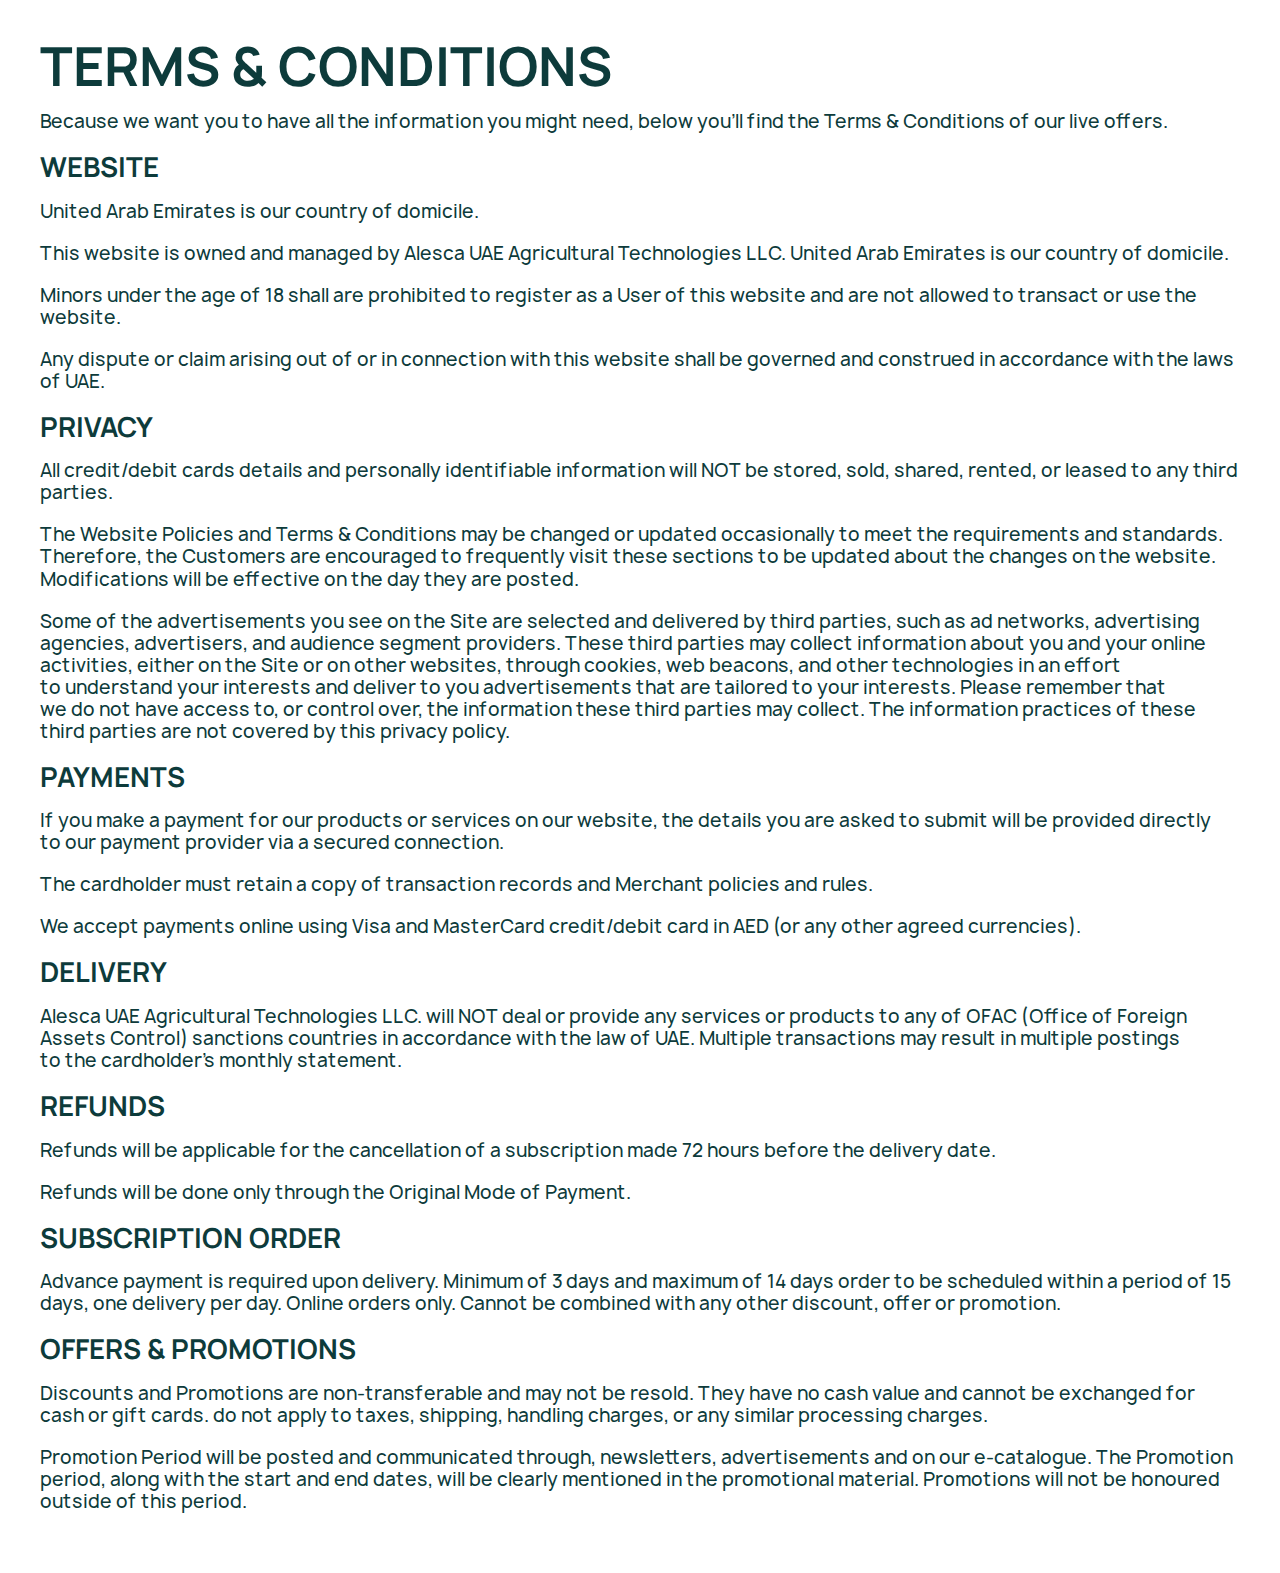
<file: app/terms-and-conditions.html>
<!DOCTYPE html><html lang="en"><head><meta charset="UTF-8"><meta name="viewport" content="width=device-width,initial-scale=1"><meta http-equiv="X-UA-Compatible" content="ie=edge"><meta name="theme-color" content="#111111"><title>Alesca</title><link rel="preload" href="./fonts/Manrope-Bold.woff2" as="font" type="font/woff2" crossorigin><link rel="preload" href="./fonts/Manrope-Regular.woff2" as="font" type="font/woff2" crossorigin><link rel="preload" href="./fonts/Manrope-Medium.woff2" as="font" type="font/woff2" crossorigin><link rel="preload" href="./fonts/Manrope-Semibold.woff2" as="font" type="font/woff2" crossorigin><link rel="preload" href="./fonts/Montserrat-Italic.woff2" as="font" type="font/woff2" crossorigin><!-- criticals to reduce cls --><style>.header {
  position: absolute;
  left: 0;
  top: 0;
  width: 100%;
  padding-top: 38px
}

@supports (gap:clamp(0.625rem, 0.4166666667rem + 0.4340277778vw, 0.9375rem)) {
  .header__logos {
    gap: clamp(.625rem, .4166666667rem + .4340277778vw, .9375rem)
  }
}

@supports not (gap:clamp(0.625rem, 0.4166666667rem + 0.4340277778vw, 0.9375rem)) {
  .header__logos {
    gap: calc(.625rem + .3125 * (100vw - 48rem)/ 72)
  }
}

@media screen and (max-width:1670px) {
  @supports (padding-left:clamp(0.0000000625rem, -11.8879054508rem + 19.1740411504vw, 8.125rem)) {
    .header__logos {
      padding-left: clamp(.0000000625rem, -11.8879054508rem + 19.1740411504vw, 8.125rem)
    }
  }

  @supports not (padding-left:clamp(0.0000000625rem, -11.8879054508rem + 19.1740411504vw, 8.125rem)) {
    .header__logos {
      padding-left: calc(.0000000625rem + 8.1249999375 * (100vw - 62rem)/ 42.375)
    }
  }
}

.header__logos span {
  color: rgba(255, 255, 255, 0.71);
  font-size: 14px;
  font-weight: 400;
  font-style: italic;
  font-family: var(--font-family-secondary);
}


@media screen and (max-width:576px) {
  :root {
    --container-paddings: 0 15px
  }

  .header__logo {
    max-width: 75px
  }

  .header__inner {
    -webkit-box-align: center;
    -ms-flex-align: center;
    align-items: center
  }
}

.burger {
  display: none;
  --burger-width: 30px;
  --burger-height: 22px;
  --burger-line-height: 2px;
  position: relative;
  border: none;
  padding: 0;
  width: var(--burger-width);
  height: var(--burger-height);
  color: var(--white-color);
  background-color: transparent;
  cursor: pointer;
  z-index: 3
}

.burger::after,
.burger::before {
  content: "";
  position: absolute;
  left: 0;
  width: 100%;
  height: var(--burger-line-height);
  background-color: currentColor;
  -webkit-transition: top .3s ease-in-out, -webkit-transform .3s ease-in-out;
  transition: transform .3s ease-in-out, top .3s ease-in-out, -webkit-transform .3s ease-in-out;
  border-radius: 2px
}

.burger::before {
  top: 0
}

.burger::after {
  top: calc(100% - var(--burger-line-height))
}

.burger__line {
  position: absolute;
  left: 0;
  top: 50%;
  width: 100%;
  height: var(--burger-line-height);
  background-color: currentColor;
  -webkit-transform: translateY(-50%);
  -ms-transform: translateY(-50%);
  transform: translateY(-50%);
  -webkit-transition: -webkit-transform .3s ease-in-out;
  transition: transform .3s ease-in-out;
  transition: transform .3s ease-in-out, -webkit-transform .3s ease-in-out;
  border-radius: 2px
}

.burger--active {
  --burger-line-height: 3px
}

.burger--active::before {
  top: 50%;
  -webkit-transform: rotate(45deg);
  -ms-transform: rotate(45deg);
  transform: rotate(45deg);
  -webkit-transition: top .3s ease-in-out, -webkit-transform .3s ease-in-out;
  transition: transform .3s ease-in-out, top .3s ease-in-out, -webkit-transform .3s ease-in-out
}

.burger--active::after {
  top: 50%;
  -webkit-transform: rotate(-45deg);
  -ms-transform: rotate(-45deg);
  transform: rotate(-45deg);
  -webkit-transition: top .3s ease-in-out, -webkit-transform .3s ease-in-out;
  transition: transform .3s ease-in-out, top .3s ease-in-out, -webkit-transform .3s ease-in-out
}

.burger--active .burger__line {
  -webkit-transform: scale(0);
  -ms-transform: scale(0);
  transform: scale(0);
  -webkit-transition: -webkit-transform .3s ease-in-out;
  transition: transform .3s ease-in-out;
  transition: transform .3s ease-in-out, -webkit-transform .3s ease-in-out
}

.menu {
  -webkit-transition: -webkit-transform var(--transition-duration) ease;
  transition: -webkit-transform var(--transition-duration) ease;
  transition: transform var(--transition-duration) ease;
  transition: transform var(--transition-duration) ease, -webkit-transform var(--transition-duration) ease;
  max-width: 304px;
  width: 100%;
  gap: 10px
}

.hero {
  min-height: calc(100vh - 105px);
  background-color: var(--primary-color);
  background-image: url(../img/hero-bg.jpg);
  background-size: cover;
  background-repeat: no-repeat;
  padding-top: 170px;
  padding-bottom: 100px
}

@supports (margin-bottom:clamp(5rem, 4.2788461538rem + 3.2051282051vw, 8.125rem)) {
  .hero {
    margin-bottom: clamp(5rem, 4.2788461538rem + 3.2051282051vw, 8.125rem)
  }
}

@supports not (margin-bottom:clamp(5rem, 4.2788461538rem + 3.2051282051vw, 8.125rem)) {
  .hero {
    margin-bottom: calc(5rem + 3.125 * (100vw - 22.5rem)/ 97.5)
  }
}

@media screen and (max-width:1600px) {
  .hero {
    background-image: url(../img/hero-bg-mobile.jpg)
  }
}

@media screen and (min-height:1000px) {
  .hero {
    background-position: 60% center
  }
}

@media screen and (max-width:360px) {
  .hero {
    background-position-x: 10%
  }
}

.hero__title {
  margin-bottom: 30px
}

@supports (font-size:clamp(2.5rem, 1.6923076923rem + 3.5897435897vw, 6rem)) {
  .hero__title {
    font-size: clamp(2.5rem, 1.6923076923rem + 3.5897435897vw, 6rem)
  }
}

@supports not (font-size:clamp(2.5rem, 1.6923076923rem + 3.5897435897vw, 6rem)) {
  .hero__title {
    font-size: calc(2.5rem + 3.5 * (100vw - 22.5rem)/ 97.5)
  }
}

.hero__btn {
  min-width: 349px
}

@media screen and (max-width:576px) {
  .hero {
    background-position: 30%
  }

  .hero__btn {
    min-width: unset;
    width: 100%
  }
}

@media screen and (max-width:1670px) {
  .hero__info {
    max-width: 923px
  }

  @supports (padding-left:clamp(0.0000000625rem, -11.8879054508rem + 19.1740411504vw, 8.125rem)) {
    .hero__info {
      padding-left: clamp(.0000000625rem, -11.8879054508rem + 19.1740411504vw, 8.125rem)
    }
  }

  @supports not (padding-left:clamp(0.0000000625rem, -11.8879054508rem + 19.1740411504vw, 8.125rem)) {
    .hero__info {
      padding-left: calc(.0000000625rem + 8.1249999375 * (100vw - 62rem)/ 42.375)
    }
  }
}

.hero__inner {
  min-height: inherit
}

.hero__description {
  max-width: 608px;
  line-height: 1.1
}

@supports (margin-bottom:clamp(2.1875rem, 1.8269230769rem + 1.6025641026vw, 3.75rem)) {
  .hero__description {
    margin-bottom: clamp(2.1875rem, 1.8269230769rem + 1.6025641026vw, 3.75rem)
  }
}

@supports not (margin-bottom:clamp(2.1875rem, 1.8269230769rem + 1.6025641026vw, 3.75rem)) {
  .hero__description {
    margin-bottom: calc(2.1875rem + 1.5625 * (100vw - 22.5rem)/ 97.5)
  }
}

.hero__notice {
  position: relative;
  line-height: 1.3;
  gap: 10px
}

@supports (margin-bottom:clamp(2.1875rem, 1.8269230769rem + 1.6025641026vw, 3.75rem)) {
  .hero__notice {
    margin-bottom: clamp(2.1875rem, 1.8269230769rem + 1.6025641026vw, 3.75rem)
  }
}

@supports not (margin-bottom:clamp(2.1875rem, 1.8269230769rem + 1.6025641026vw, 3.75rem)) {
  .hero__notice {
    margin-bottom: calc(2.1875rem + 1.5625 * (100vw - 22.5rem)/ 97.5)
  }
}

@supports (font-size:clamp(1rem, 0.9423076923rem + 0.2564102564vw, 1.25rem)) {
  .hero__notice {
    font-size: clamp(1rem, .9423076923rem + .2564102564vw, 1.25rem)
  }
}

@supports not (font-size:clamp(1rem, 0.9423076923rem + 0.2564102564vw, 1.25rem)) {
  .hero__notice {
    font-size: calc(1rem + .25 * (100vw - 22.5rem)/ 97.5)
  }
}

.hero__notice svg {
  -webkit-box-flex: 0;
  -ms-flex: 0 0 50px;
  flex: 0 0 50px
}</style><link rel="stylesheet" href="css/vendor.css"><link rel="stylesheet" href="css/main.css"><script defer="defer" src="js/main.js"></script></head><body class="page__body"><main><section class="terms"><div class="container"><h1 class="terms-and-conditions section-title color-primary">Terms & Conditions</h1><p>Because we want you to have all the information you might need, below you’ll find the Terms & Conditions of our live offers.</p><div class="terms__inner"><h2>WEBSITE</h2><p>United Arab Emirates is our country of domicile.</p><p>This website is owned and managed by Alesca UAE Agricultural Technologies LLC. United Arab Emirates is our country of domicile.</p><p>Minors under the age of 18 shall are prohibited to register as a User of this website and are not allowed to transact or use the website.</p><p>Any dispute or claim arising out of or in connection with this website shall be governed and construed in accordance with the laws of UAE.</p><h2>PRIVACY</h2><p>All credit/debit cards details and personally identifiable information will NOT be stored, sold, shared, rented, or leased to any third parties.</p><p>The Website Policies and Terms & Conditions may be changed or updated occasionally to meet the requirements and standards. Therefore, the Customers are encouraged to frequently visit these sections to be updated about the changes on the website. Modifications will be effective on the day they are posted.</p><p>Some of the advertisements you see on the Site are selected and delivered by third parties, such as ad networks, advertising agencies, advertisers, and audience segment providers. These third parties may collect information about you and your online activities, either on the Site or on other websites, through cookies, web beacons, and other technologies in an effort to understand your interests and deliver to you advertisements that are tailored to your interests. Please remember that we do not have access to, or control over, the information these third parties may collect. The information practices of these third parties are not covered by this privacy policy.</p><h2>PAYMENTS</h2><p>If you make a payment for our products or services on our website, the details you are asked to submit will be provided directly to our payment provider via a secured connection.</p><p>The cardholder must retain a copy of transaction records and Merchant policies and rules.</p><p>We accept payments online using Visa and MasterCard credit/debit card in AED (or any other agreed currencies).</p><h2>DELIVERY</h2><p>Alesca UAE Agricultural Technologies LLC. will NOT deal or provide any services or products to any of OFAC (Office of Foreign Assets Control) sanctions countries in accordance with the law of UAE. Multiple transactions may result in multiple postings to the cardholder’s monthly statement.</p><h2>REFUNDS</h2><p>Refunds will be applicable for the cancellation of a subscription made 72 hours before the delivery date.</p><p>Refunds will be done only through the Original Mode of Payment.</p><h2>Subscription ORDER</h2><p>Advance payment is required upon delivery. Minimum of 3 days and maximum of 14 days order to be scheduled within a period of 15 days, one delivery per day. Online orders only. Cannot be combined with any other discount, offer or promotion.</p><h2>offers & Promotions</h2><p>Discounts and Promotions are non-transferable and may not be resold. They have no cash value and cannot be exchanged for cash or gift cards. do not apply to taxes, shipping, handling charges, or any similar processing charges.</p><p>Promotion Period will be posted and communicated through, newsletters, advertisements and on our e-catalogue. The Promotion period, along with the start and end dates, will be clearly mentioned in the promotional material. Promotions will not be honoured outside of this period.</p></div></div></section></main></body></html>
</file>
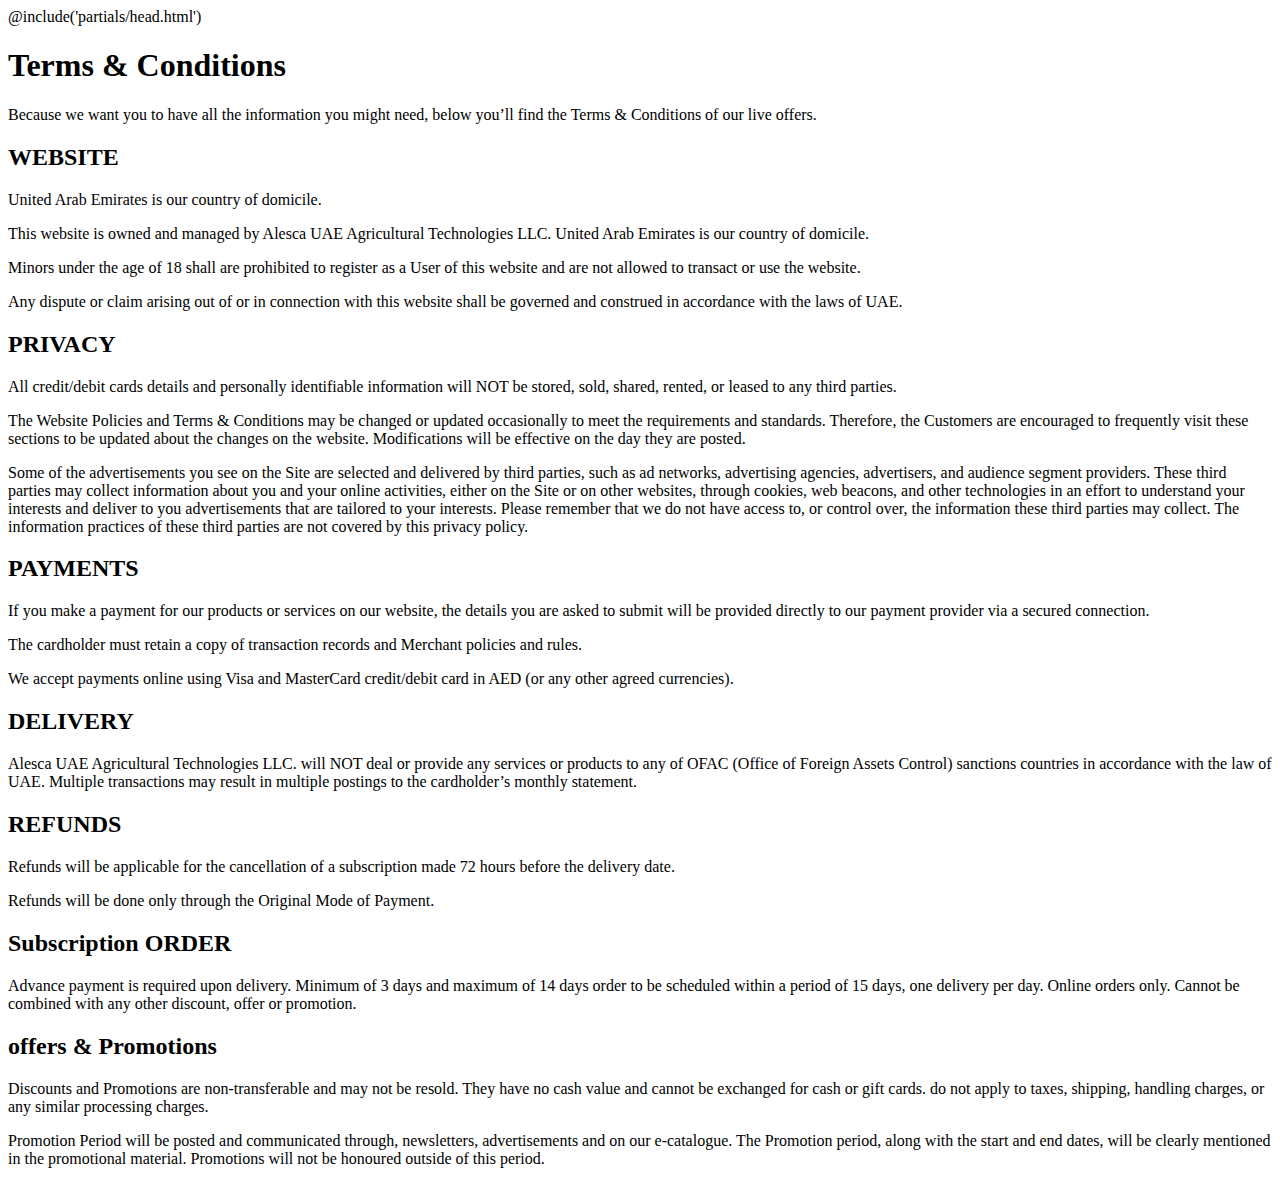
<file: src/terms-and-conditions.html>
<!DOCTYPE html>
<html lang="en">
 @include('partials/head.html')
 <body class="page__body">
  <main>
   <section class="terms">
    <div class="container">
     <h1 class="terms-and-conditions section-title color-primary">
      Terms & Conditions
     </h1>
     <p>
      Because we want you to have all the information you might need, below you’ll find the Terms & Conditions of our live offers.
     </p>
     <div class="terms__inner">
      <h2>WEBSITE</h2>
      <p>United Arab Emirates is our country of domicile.</p>
      <p>This website is owned and managed by Alesca UAE Agricultural Technologies LLC. United Arab Emirates is our country of domicile.</p>
      <p>Minors under the age of 18 shall are prohibited to register as a User of this website and are not allowed to transact or use the website.</p>
      <p>Any dispute or claim arising out of or in connection with this website shall be governed and construed in accordance with the laws of UAE.</p>
      <h2>PRIVACY</h2>
      <p>All credit/debit cards details and personally identifiable information will NOT be stored, sold, shared, rented, or leased to any third parties.</p>
      <p>The Website Policies and Terms & Conditions may be changed or updated occasionally to meet the requirements and standards. Therefore, the Customers are encouraged to frequently visit these sections to be updated about the changes on the website. Modifications will be effective on the day they are posted.</p>
      <p>Some of the advertisements you see on the Site are selected and delivered by third parties, such as ad networks, advertising agencies, advertisers, and audience segment providers. These third parties may collect information about you and your online activities, either on the Site or on other websites, through cookies, web beacons, and other technologies in an effort to understand your interests and deliver to you advertisements that are tailored to your interests. Please remember that we do not have access to, or control over, the information these third parties may collect. The information practices of these third parties are not covered by this privacy policy.</p>
      <h2>PAYMENTS</h2>
      <p>If you make a payment for our products or services on our website, the details you are asked to submit will be provided directly to our payment provider via a secured connection.</p>
      <p>The cardholder must retain a copy of transaction records and Merchant policies and rules.</p>
      <p>We accept payments online using Visa and MasterCard credit/debit card in AED (or any other agreed currencies).</p>
      <h2>DELIVERY</h2>
      <p>Alesca UAE Agricultural Technologies LLC.  will NOT deal or provide any services or products to any of OFAC (Office of Foreign Assets Control) sanctions countries in accordance with the law of UAE. Multiple transactions may result in multiple postings to the cardholder’s monthly statement.</p>
      <h2>REFUNDS</h2>
      <p>Refunds will be applicable for the cancellation of a subscription made 72 hours before the delivery date.</p>
      <p>Refunds will be done only through the Original Mode of Payment.</p>
      <h2>Subscription ORDER</h2>
      <p>Advance payment is required upon delivery. Minimum of 3 days and maximum of 14 days order to be scheduled within a period of 15 days, one delivery per day. Online orders only. Cannot be combined with any other discount, offer or promotion.</p>
      <h2>offers & Promotions</h2>
      <p>Discounts and Promotions are non-transferable and may not be resold. They have no cash value and cannot be exchanged for cash or gift cards. do not apply to taxes, shipping, handling charges, or any similar processing charges.</p>
      <p>Promotion Period will be posted and communicated through, newsletters, advertisements and on our e-catalogue. The Promotion period, along with the start and end dates, will be clearly mentioned in the promotional material. Promotions will not be honoured outside of this period.</p>
     </div>
    </div>
   </section>
  </main>
 </body>
</html>
</file>
<file: css/main.css>
:root {
  --primary-color: #0D3B3B;
  --primary-color-20: #0D3B3B33;
  --primary-color-40: #0d3b3b66;
  --primary-color-64: #0D3B3BA3;
  --secondary-color: #E3E2AA;
  --white-color: #fff;
  --white-color-20: #f3f1f1;
  --transition-duration: 0.3s;
  --font-family: "Manrope";
  --font-family-secondary: "Montserrat";
  --container-width: 1670px;
  --container-paddings: 0 40px;
}

@media screen and (max-width: 576px) {
  :root {
    --container-paddings: 0 15px;
  }
}
/* stylelint-disable */
/* stylelint-disable */
/* stylelint-disable */
.custom-checkbox__field:checked + .custom-checkbox__content::after {
  opacity: 1;
}

.custom-checkbox__field:focus + .custom-checkbox__content::before {
  outline: 2px solid #f00;
  outline-offset: 2px;
}

.custom-checkbox__field:disabled + .custom-checkbox__content {
  opacity: 0.4;
  pointer-events: none;
}

/* stylelint-disable */
/* stylelint-disable */
@font-face {
  font-family: "Manrope";
  src: url("../fonts/../fonts/Manrope-Bold.woff2") format("woff2");
  font-weight: 700;
  font-display: swap;
  font-style: normal;
}
@font-face {
  font-family: "Manrope";
  src: url("../fonts/../fonts/Manrope-Semibold.woff2") format("woff2");
  font-weight: 600;
  font-display: swap;
  font-style: normal;
}
@font-face {
  font-family: "Manrope";
  src: url("../fonts/../fonts/Manrope-Medium.woff2") format("woff2");
  font-weight: 500;
  font-display: swap;
  font-style: normal;
}
@font-face {
  font-family: "Manrope";
  src: url("../fonts/../fonts/Manrope-Regular.woff2") format("woff2");
  font-weight: 400;
  font-display: swap;
  font-style: normal;
}
@font-face {
  font-family: "Montserrat";
  src: url("../fonts/../fonts/Montserrat-Italic.woff2") format("woff2");
  font-weight: 400;
  font-display: swap;
  font-style: italic;
}
html {
  -webkit-box-sizing: border-box;
  box-sizing: border-box;
  height: 100%;
}

*,
*::before,
*::after {
  -webkit-box-sizing: inherit;
  box-sizing: inherit;
}

button {
  border: none;
  padding: 0;
  background: transparent;
  cursor: pointer;
}

h1,
h2,
h3,
h4,
h5,
h6,
p {
  margin: 0;
  padding: 0;
}

ul,
ol,
li {
  list-style: none;
  margin: 0;
  padding: 0;
}

.page {
  height: 100%;
  font-family: var(--font-family, sans-serif);
  -webkit-text-size-adjust: 100%;
}

.page__body {
  padding: 0;
  margin: 0;
  min-width: 360px;
  height: 100%;
  font-weight: 500;
  line-height: 1;
  color: var(--primary-color);
  font-family: var(--font-family), Arial, Helvetica, sans-serif;
}
@supports (font-size: clamp( 1rem , 0.9423076923rem  +  0.2564102564vw , 1.25rem )) {
  .page__body {
    font-size: clamp( 1rem , 0.9423076923rem  +  0.2564102564vw , 1.25rem );
  }
}
@supports not (font-size: clamp( 1rem , 0.9423076923rem  +  0.2564102564vw , 1.25rem )) {
  .page__body {
    font-size: calc(1rem + 0.25 * (100vw - 22.5rem) / 97.5);
  }
}

img {
  height: auto;
  max-width: 100%;
  -o-object-fit: cover;
  object-fit: cover;
}

a {
  text-decoration: none;
  color: inherit;
}

.site-container {
  min-height: 100%;
  overflow: hidden;
  display: -ms-grid;
  display: grid;
  -ms-grid-columns: 100%;
  grid-template-columns: 100%;
  -ms-grid-rows: 1fr auto;
  grid-template-rows: 1fr auto;
}

.is-hidden {
  display: none !important;
}

.input-reset {
  -webkit-appearance: none;
  -moz-appearance: none;
  appearance: none;
  border: none;
  border-radius: 0;
  background-color: #fff;
}
.input-reset::-webkit-search-decoration, .input-reset::-webkit-search-cancel-button, .input-reset::-webkit-search-results-button, .input-reset::-webkit-search-results-decoration {
  display: none;
}

.visually-hidden {
  position: absolute;
  overflow: hidden;
  margin: -1px;
  border: 0;
  padding: 0;
  width: 1px;
  height: 1px;
  clip: rect(0 0 0 0);
}

.container {
  margin: 0 auto;
  max-width: var(--container-width);
  padding: var(--container-paddings);
}

.js-focus-visible :focus:not(.focus-visible) {
  outline: none;
}

.centered {
  text-align: center;
}

.dis-scroll {
  position: fixed;
  left: 0;
  top: 0;
  overflow: hidden;
  width: 100%;
  height: 100vh;
  -ms-scroll-chaining: none;
  overscroll-behavior: none;
}

.page--ios .dis-scroll {
  position: relative;
}

.ibg {
  position: relative;
}

.ibg .image {
  position: absolute;
  left: 0;
  top: 0;
  width: 100%;
  height: 100%;
  -o-object-fit: cover;
  object-fit: cover;
}

.global-wrapper {
  position: relative;
}

.locked {
  overflow: hidden;
}

.hidden {
  display: none;
}

.image-offset {
  padding-top: 15px;
  padding-left: 12px;
}

.bg-section {
  background-size: cover;
  background-repeat: no-repeat;
}

.line-height-xl {
  line-height: 1.3;
}

.flex {
  display: -webkit-box;
  display: -ms-flexbox;
  display: flex;
}

.grid {
  display: -ms-grid;
  display: grid;
}

.grid-cols-12 {
  -ms-grid-columns: (1fr)[12];
  grid-template-columns: repeat(12, 1fr);
}

.color-primary {
  color: var(--primary-color);
}

.color-secondary {
  color: var(--secondary-color);
}

.color-white {
  color: var(--white-color);
}

.justify-between {
  -webkit-box-pack: justify;
  -ms-flex-pack: justify;
  justify-content: space-between;
}

.align-items-center {
  -webkit-box-align: center;
  -ms-flex-align: center;
  align-items: center;
}

@supports (font-size: clamp( 1.375rem , 1.2019230769rem  +  0.7692307692vw , 2.125rem )) {
  .font-subtitle {
    font-size: clamp( 1.375rem , 1.2019230769rem  +  0.7692307692vw , 2.125rem );
  }
}
@supports not (font-size: clamp( 1.375rem , 1.2019230769rem  +  0.7692307692vw , 2.125rem )) {
  .font-subtitle {
    font-size: calc(1.375rem + 0.75 * (100vw - 22.5rem) / 97.5);
  }
}

@supports (font-size: clamp( 1rem , 0.8333333333rem  +  0.3472222222vw , 1.25rem )) {
  .font-text {
    font-size: clamp( 1rem , 0.8333333333rem  +  0.3472222222vw , 1.25rem );
  }
}
@supports not (font-size: clamp( 1rem , 0.8333333333rem  +  0.3472222222vw , 1.25rem )) {
  .font-text {
    font-size: calc(1rem + 0.25 * (100vw - 48rem) / 72);
  }
}

.font-bold {
  font-weight: 700;
}

.font-semibold {
  font-weight: 600;
}

.font-medium {
  font-weight: 500;
}

.align-self-start {
  -ms-flex-item-align: start;
  -ms-grid-row-align: start;
  align-self: start;
}

.primary-hover {
  position: relative;
  padding-bottom: 5px;
}
.primary-hover::before {
  content: "";
  position: absolute;
  left: 0;
  bottom: 0;
  width: 0;
  height: 2px;
  background-color: var(--white-color);
  -webkit-transition: width var(--transition-duration) ease;
  transition: width var(--transition-duration) ease;
}
@media (any-hover: hover) {
  .primary-hover:hover::before {
    width: 100%;
  }
}

@supports (padding-bottom: clamp( 5rem , -0.2083333333rem  +  6.9444444444vw , 8.125rem )) {
  .section-offset {
    padding-bottom: clamp( 5rem , -0.2083333333rem  +  6.9444444444vw , 8.125rem );
  }
}
@supports not (padding-bottom: clamp( 5rem , -0.2083333333rem  +  6.9444444444vw , 8.125rem )) {
  .section-offset {
    padding-bottom: calc(5rem + 3.125 * (100vw - 75rem) / 45);
  }
}
@media screen and (max-width: 1200px) {
  @supports (padding-bottom: clamp( 3.75rem , 3.2142857143rem  +  2.380952381vw , 5rem )) {
    .section-offset {
      padding-bottom: clamp( 3.75rem , 3.2142857143rem  +  2.380952381vw , 5rem );
    }
  }
  @supports not (padding-bottom: clamp( 3.75rem , 3.2142857143rem  +  2.380952381vw , 5rem )) {
    .section-offset {
      padding-bottom: calc(3.75rem + 1.25 * (100vw - 22.5rem) / 52.5);
    }
  }
}

.section-title {
  line-height: 95%;
  font-weight: 600;
}
@supports (font-size: clamp( 2.75rem , 1.8333333333rem  +  1.9097222222vw , 4.125rem )) {
  .section-title {
    font-size: clamp( 2.75rem , 1.8333333333rem  +  1.9097222222vw , 4.125rem );
  }
}
@supports not (font-size: clamp( 2.75rem , 1.8333333333rem  +  1.9097222222vw , 4.125rem )) {
  .section-title {
    font-size: calc(2.75rem + 1.375 * (100vw - 48rem) / 72);
  }
}
@media screen and (max-width: 768px) {
  @supports (font-size: clamp( 1.875rem , 1.1029411765rem  +  3.431372549vw , 2.75rem )) {
    .section-title {
      font-size: clamp( 1.875rem , 1.1029411765rem  +  3.431372549vw , 2.75rem );
    }
  }
  @supports not (font-size: clamp( 1.875rem , 1.1029411765rem  +  3.431372549vw , 2.75rem )) {
    .section-title {
      font-size: calc(1.875rem + 0.875 * (100vw - 22.5rem) / 25.5);
    }
  }
}

@supports (margin-bottom: clamp( 1.875rem , -1.25rem  +  4.1666666667vw , 3.75rem )) {
  .section-title-with-margin {
    margin-bottom: clamp( 1.875rem , -1.25rem  +  4.1666666667vw , 3.75rem );
  }
}
@supports not (margin-bottom: clamp( 1.875rem , -1.25rem  +  4.1666666667vw , 3.75rem )) {
  .section-title-with-margin {
    margin-bottom: calc(1.875rem + 1.875 * (100vw - 75rem) / 45);
  }
}

.bg-secondary {
  background-color: var(--secondary-color);
}

.bg-primary {
  background-color: var(--primary-color);
}

@supports (padding-top: clamp( 5rem , -0.2083333333rem  +  6.9444444444vw , 8.125rem )) {
  .section-padding-top {
    padding-top: clamp( 5rem , -0.2083333333rem  +  6.9444444444vw , 8.125rem );
  }
}
@supports not (padding-top: clamp( 5rem , -0.2083333333rem  +  6.9444444444vw , 8.125rem )) {
  .section-padding-top {
    padding-top: calc(5rem + 3.125 * (100vw - 75rem) / 45);
  }
}
@media screen and (max-width: 1200px) {
  @supports (padding-top: clamp( 3.75rem , 1.6666666667rem  +  2.7777777778vw , 5rem )) {
    .section-padding-top {
      padding-top: clamp( 3.75rem , 1.6666666667rem  +  2.7777777778vw , 5rem );
    }
  }
  @supports not (padding-top: clamp( 3.75rem , 1.6666666667rem  +  2.7777777778vw , 5rem )) {
    .section-padding-top {
      padding-top: calc(3.75rem + 1.25 * (100vw - 75rem) / 45);
    }
  }
}

.align-items-start {
  -webkit-box-align: start;
  -ms-flex-align: start;
  align-items: start;
}

.justify-items-center {
  justify-items: center;
}

.header {
  position: absolute;
  left: 0;
  top: 0;
  width: 100%;
  padding-top: 38px;
}
@supports (gap: clamp( 0.625rem , 0.4166666667rem  +  0.4340277778vw , 0.9375rem )) {
  .header__logos {
    gap: clamp( 0.625rem , 0.4166666667rem  +  0.4340277778vw , 0.9375rem );
  }
}
@supports not (gap: clamp( 0.625rem , 0.4166666667rem  +  0.4340277778vw , 0.9375rem )) {
  .header__logos {
    gap: calc(0.625rem + 0.3125 * (100vw - 48rem) / 72);
  }
}
@media screen and (max-width: 1670px) {
  @supports (padding-left: clamp( 0.0000000625rem , -11.8879054508rem  +  19.1740411504vw , 8.125rem )) {
    .header__logos {
      padding-left: clamp( 0.0000000625rem , -11.8879054508rem  +  19.1740411504vw , 8.125rem );
    }
  }
  @supports not (padding-left: clamp( 0.0000000625rem , -11.8879054508rem  +  19.1740411504vw , 8.125rem )) {
    .header__logos {
      padding-left: calc(0.0000000625rem + 8.1249999375 * (100vw - 62rem) / 42.375);
    }
  }
}
.header__logos span {
  color: rgba(255, 255, 255, 0.71);
  font-size: 14px;
  font-weight: 400;
  font-style: italic;
  font-family: var(--font-family-secondary);
}
@media screen and (max-width: 576px) {
  .header__logo {
    max-width: 75px;
  }
}
@media screen and (max-width: 576px) {
  .header__inner {
    -webkit-box-align: center;
    -ms-flex-align: center;
    align-items: center;
  }
}

.burger {
  display: none;
  --burger-width: 30px;
  --burger-height: 22px;
  --burger-line-height: 2px;
  position: relative;
  border: none;
  padding: 0;
  width: var(--burger-width);
  height: var(--burger-height);
  color: var(--white-color);
  background-color: transparent;
  cursor: pointer;
  z-index: 3;
}
.burger::before, .burger::after {
  content: "";
  position: absolute;
  left: 0;
  width: 100%;
  height: var(--burger-line-height);
  background-color: currentColor;
  -webkit-transition: top 0.3s ease-in-out, -webkit-transform 0.3s ease-in-out;
  transition: top 0.3s ease-in-out, -webkit-transform 0.3s ease-in-out;
  transition: transform 0.3s ease-in-out, top 0.3s ease-in-out;
  transition: transform 0.3s ease-in-out, top 0.3s ease-in-out, -webkit-transform 0.3s ease-in-out;
  border-radius: 2px;
}
.burger::before {
  top: 0;
}
.burger::after {
  top: calc(100% - var(--burger-line-height));
}
.burger__line {
  position: absolute;
  left: 0;
  top: 50%;
  width: 100%;
  height: var(--burger-line-height);
  background-color: currentColor;
  -webkit-transform: translateY(-50%);
  -ms-transform: translateY(-50%);
  transform: translateY(-50%);
  -webkit-transition: -webkit-transform 0.3s ease-in-out;
  transition: -webkit-transform 0.3s ease-in-out;
  transition: transform 0.3s ease-in-out;
  transition: transform 0.3s ease-in-out, -webkit-transform 0.3s ease-in-out;
  border-radius: 2px;
}
.burger--active {
  --burger-line-height: 3px;
}
.burger--active::before {
  top: 50%;
  -webkit-transform: rotate(45deg);
  -ms-transform: rotate(45deg);
  transform: rotate(45deg);
  -webkit-transition: top 0.3s ease-in-out, -webkit-transform 0.3s ease-in-out;
  transition: top 0.3s ease-in-out, -webkit-transform 0.3s ease-in-out;
  transition: transform 0.3s ease-in-out, top 0.3s ease-in-out;
  transition: transform 0.3s ease-in-out, top 0.3s ease-in-out, -webkit-transform 0.3s ease-in-out;
}
.burger--active::after {
  top: 50%;
  -webkit-transform: rotate(-45deg);
  -ms-transform: rotate(-45deg);
  transform: rotate(-45deg);
  -webkit-transition: top 0.3s ease-in-out, -webkit-transform 0.3s ease-in-out;
  transition: top 0.3s ease-in-out, -webkit-transform 0.3s ease-in-out;
  transition: transform 0.3s ease-in-out, top 0.3s ease-in-out;
  transition: transform 0.3s ease-in-out, top 0.3s ease-in-out, -webkit-transform 0.3s ease-in-out;
}
.burger--active .burger__line {
  -webkit-transform: scale(0);
  -ms-transform: scale(0);
  transform: scale(0);
  -webkit-transition: -webkit-transform 0.3s ease-in-out;
  transition: -webkit-transform 0.3s ease-in-out;
  transition: transform 0.3s ease-in-out;
  transition: transform 0.3s ease-in-out, -webkit-transform 0.3s ease-in-out;
}
@media screen and (max-width: 768px) {
  .burger {
    display: block;
  }
}

.menu {
  -webkit-transition: -webkit-transform var(--transition-duration) ease;
  transition: -webkit-transform var(--transition-duration) ease;
  transition: transform var(--transition-duration) ease;
  transition: transform var(--transition-duration) ease, -webkit-transform var(--transition-duration) ease;
  max-width: 304px;
  width: 100%;
  gap: 10px;
}
@media screen and (max-width: 768px) {
  .menu {
    position: fixed;
    background-color: var(--primary-color);
    height: 100%;
    width: 100%;
    max-width: 250px;
    right: 0;
    top: 0;
    z-index: 2;
    padding: 108px 50px;
    overflow: auto;
    -webkit-transform: translateX(100%);
    -ms-transform: translateX(100%);
    transform: translateX(100%);
  }
}
.menu.menu--active {
  -webkit-transform: translateX(0);
  -ms-transform: translateX(0);
  transform: translateX(0);
}
@media screen and (max-width: 768px) {
  .menu__list {
    -webkit-box-orient: vertical;
    -webkit-box-direction: normal;
    -ms-flex-direction: column;
    flex-direction: column;
    row-gap: 60px;
  }
}

.footer {
  position: relative;
}
.footer::before {
  content: "";
  left: 0;
  position: absolute;
  width: 100%;
  background-color: var(--primary-color);
  bottom: 0;
  z-index: -1;
}
@supports (height: clamp( 5.9375rem , 5.3111424848rem  +  1.303214596vw , 6.875rem )) {
  .footer::before {
    height: clamp( 5.9375rem , 5.3111424848rem  +  1.303214596vw , 6.875rem );
  }
}
@supports not (height: clamp( 5.9375rem , 5.3111424848rem  +  1.303214596vw , 6.875rem )) {
  .footer::before {
    height: calc(5.9375rem + 0.9375 * (100vw - 48.0625rem) / 71.9375);
  }
}
@media screen and (max-width: 768px) {
  @supports (height: clamp( 10.3125rem , 9.8713235294rem  +  1.9607843137vw , 10.8125rem )) {
    .footer::before {
      height: clamp( 10.3125rem , 9.8713235294rem  +  1.9607843137vw , 10.8125rem );
    }
  }
  @supports not (height: clamp( 10.3125rem , 9.8713235294rem  +  1.9607843137vw , 10.8125rem )) {
    .footer::before {
      height: calc(10.3125rem + 0.5 * (100vw - 22.5rem) / 25.5);
    }
  }
}
.footer__info {
  -ms-grid-column: 2;
  -ms-grid-column-span: 10;
  grid-column: 2/12;
  margin-bottom: 60px;
}
@media screen and (max-width: 576px) {
  .footer__info {
    -ms-grid-column: 1;
    -ms-grid-column-span: 12;
    grid-column: 1/13;
  }
}
.footer__title {
  display: -ms-inline-grid;
  display: inline-grid;
  row-gap: 25px;
}
@supports (margin-bottom: clamp( 2.125rem , 2.0446428571rem  +  0.3571428571vw , 2.3125rem )) {
  .footer__title {
    margin-bottom: clamp( 2.125rem , 2.0446428571rem  +  0.3571428571vw , 2.3125rem );
  }
}
@supports not (margin-bottom: clamp( 2.125rem , 2.0446428571rem  +  0.3571428571vw , 2.3125rem )) {
  .footer__title {
    margin-bottom: calc(2.125rem + 0.1875 * (100vw - 22.5rem) / 52.5);
  }
}
@media screen and (max-width: 768px) {
  @supports (font-size: clamp( 1.8125rem , 0.9852941176rem  +  3.6764705882vw , 2.75rem )) {
    .footer__title {
      font-size: clamp( 1.8125rem , 0.9852941176rem  +  3.6764705882vw , 2.75rem );
    }
  }
  @supports not (font-size: clamp( 1.8125rem , 0.9852941176rem  +  3.6764705882vw , 2.75rem )) {
    .footer__title {
      font-size: calc(1.8125rem + 0.9375 * (100vw - 22.5rem) / 25.5);
    }
  }
  .footer__title br {
    display: none;
  }
}
@media screen and (max-width: 576px) {
  .footer__title {
    row-gap: 10px;
  }
}
.footer__social {
  display: -webkit-inline-box;
  display: -ms-inline-flexbox;
  display: inline-flex;
  -webkit-box-align: center;
  -ms-flex-align: center;
  align-items: center;
  -webkit-box-pack: center;
  -ms-flex-pack: center;
  justify-content: center;
  border-radius: 50%;
  -webkit-transition: background-color var(--transition-duration) ease;
  transition: background-color var(--transition-duration) ease;
}
.footer__social path {
  -webkit-transition: fill var(--transition-duration) ease;
  transition: fill var(--transition-duration) ease;
}
@media (any-hover: hover) {
  .footer__social:hover {
    background-color: var(--primary-color);
  }
  .footer__social:hover path {
    fill: var(--white-color);
  }
}
.footer__socials {
  gap: 20px;
  width: 100%;
  -webkit-box-pack: center;
  -ms-flex-pack: center;
  justify-content: center;
  -ms-flex-wrap: wrap;
  flex-wrap: wrap;
}
.footer__social--primary {
  width: 157px;
  height: 157px;
  margin-bottom: 25px;
}
@media (any-hover: hover) {
  .footer__social--primary:hover {
    background-color: var(--white-color);
    border: 2px solid var(--primary-color);
  }
  .footer__social--primary:hover path {
    fill: var(--primary-color);
  }
}
.footer__social--secondary {
  border: 2px solid var(--primary-color);
  height: 90px;
  -webkit-box-flex: 0;
  -ms-flex: 0 0 90px;
  flex: 0 0 90px;
}
.footer__actions {
  -ms-grid-row: 2;
  -ms-grid-row-span: 1;
  grid-row: 2/3;
  -ms-grid-column: 1;
  -ms-grid-column-span: 12;
  grid-column: 1/13;
  padding-bottom: 35px;
}
@supports (padding-top: clamp( 2.0625rem , 0.1736111111rem  +  3.9351851852vw , 3.125rem )) {
  .footer__actions {
    padding-top: clamp( 2.0625rem , 0.1736111111rem  +  3.9351851852vw , 3.125rem );
  }
}
@supports not (padding-top: clamp( 2.0625rem , 0.1736111111rem  +  3.9351851852vw , 3.125rem )) {
  .footer__actions {
    padding-top: calc(2.0625rem + 1.0625 * (100vw - 48rem) / 27);
  }
}
@media screen and (max-width: 768px) {
  .footer__actions {
    -webkit-box-pack: center;
    -ms-flex-pack: center;
    justify-content: center;
    -webkit-box-orient: vertical;
    -webkit-box-direction: reverse;
    -ms-flex-direction: column-reverse;
    flex-direction: column-reverse;
  }
  @supports (row-gap: clamp( 2.75rem , 1.4264705882rem  +  5.8823529412vw , 4.25rem )) {
    .footer__actions {
      row-gap: clamp( 2.75rem , 1.4264705882rem  +  5.8823529412vw , 4.25rem );
    }
  }
  @supports not (row-gap: clamp( 2.75rem , 1.4264705882rem  +  5.8823529412vw , 4.25rem )) {
    .footer__actions {
      row-gap: calc(2.75rem + 1.5 * (100vw - 22.5rem) / 25.5);
    }
  }
}
.footer__list {
  gap: 20px;
  width: 100%;
  max-width: 304px;
}
@media screen and (max-width: 576px) {
  .footer__list {
    max-width: 250px;
  }
}
.footer__link {
  z-index: 5;
}
@supports (font-size: clamp( 1rem , 0.9423076923rem  +  0.2564102564vw , 1.25rem )) {
  .footer__link {
    font-size: clamp( 1rem , 0.9423076923rem  +  0.2564102564vw , 1.25rem );
  }
}
@supports not (font-size: clamp( 1rem , 0.9423076923rem  +  0.2564102564vw , 1.25rem )) {
  .footer__link {
    font-size: calc(1rem + 0.25 * (100vw - 22.5rem) / 97.5);
  }
}
.footer__link::before {
  background-color: var(--white-color);
}

.btn {
  display: -webkit-inline-box;
  display: -ms-inline-flexbox;
  display: inline-flex;
  -webkit-box-align: center;
  -ms-flex-align: center;
  align-items: center;
  -webkit-box-pack: center;
  -ms-flex-pack: center;
  justify-content: center;
  min-height: 87px;
  padding: 20px 40px;
  text-transform: uppercase;
  font-weight: 700;
  text-align: center;
  color: var(--primary-color);
  -webkit-transition: background-color var(--transition-duration) ease;
  transition: background-color var(--transition-duration) ease;
  font-family: "Manrope";
}
@supports (font-size: clamp( 1rem , 0.9423076923rem  +  0.2564102564vw , 1.25rem )) {
  .btn {
    font-size: clamp( 1rem , 0.9423076923rem  +  0.2564102564vw , 1.25rem );
  }
}
@supports not (font-size: clamp( 1rem , 0.9423076923rem  +  0.2564102564vw , 1.25rem )) {
  .btn {
    font-size: calc(1rem + 0.25 * (100vw - 22.5rem) / 97.5);
  }
}
@media screen and (max-width: 576px) {
  .btn {
    min-height: 62px;
  }
}

.btn-primary {
  background-color: var(--secondary-color);
}
@media (any-hover: hover) {
  .btn-primary:hover {
    background-color: #F4F2B2;
  }
}

.btn-light {
  background-color: var(--white-color);
}
@media (any-hover: hover) {
  .btn-light:hover {
    background-color: var(--white-color-20);
  }
}

.modal {
  position: fixed;
  width: 100%;
  height: 100%;
  top: 0;
  left: 0;
  z-index: 10;
  visibility: hidden;
  opacity: 0;
  -webkit-transition: var(--transition-duration) opacity ease, var(--transition-duration) visibility ease;
  transition: var(--transition-duration) opacity ease, var(--transition-duration) visibility ease;
  overflow-y: auto;
  background-color: rgba(0, 0, 0, 0.5);
}
.modal.modal__active {
  visibility: visible;
  opacity: 1;
}
.modal__wrapper {
  height: 100%;
  display: -ms-grid;
  display: grid;
  place-items: center;
  padding: 100px 20px;
}
.modal__item {
  position: relative;
}
@media screen and (max-width: 1200px) {
  .modal__item {
    padding-bottom: 46.25%;
    width: 100%;
    max-width: 860px;
  }
  .modal__item iframe {
    position: absolute;
    top: 0;
    left: 0;
    width: 100%;
    height: 100%;
  }
}
@media screen and (max-width: 768px) {
  .modal__item {
    padding-bottom: 60%;
  }
}
@media screen and (max-width: 576px) {
  .modal__item {
    padding-bottom: 80%;
  }
}
.modal__close {
  position: absolute;
  top: 0;
  right: 0;
  -webkit-transform: translate(80px, -20px);
  -ms-transform: translate(80px, -20px);
  transform: translate(80px, -20px);
}
@media screen and (max-width: 1200px) {
  .modal__close {
    -webkit-transform: translateY(-60px) translateX(40px);
    -ms-transform: translateY(-60px) translateX(40px);
    transform: translateY(-60px) translateX(40px);
  }
}
@media screen and (max-width: 992px) {
  .modal__close {
    -webkit-transform: translateY(-60px);
    -ms-transform: translateY(-60px);
    transform: translateY(-60px);
  }
}

.hero {
  min-height: calc(100vh - 105px);
  background-color: var(--primary-color);
  background-image: url("../img/hero-bg.jpg");
  padding-top: 170px;
  padding-bottom: 100px;
}
@supports (margin-bottom: clamp( 5rem , 4.2788461538rem  +  3.2051282051vw , 8.125rem )) {
  .hero {
    margin-bottom: clamp( 5rem , 4.2788461538rem  +  3.2051282051vw , 8.125rem );
  }
}
@supports not (margin-bottom: clamp( 5rem , 4.2788461538rem  +  3.2051282051vw , 8.125rem )) {
  .hero {
    margin-bottom: calc(5rem + 3.125 * (100vw - 22.5rem) / 97.5);
  }
}
@media screen and (max-width: 1600px) {
  .hero {
    background-image: url("../img/hero-bg-mobile.jpg");
  }
}
@media screen and (min-height: 1000px) {
  .hero {
    background-position: 60% center;
  }
}
@media screen and (max-width: 768px) {
  .hero {
    background-image: url("../img/hero-bg.jpg");
    padding-top: 120px;
  }
}
@media screen and (max-width: 576px) {
  .hero {
    background-position: 30%;
  }
}
@media screen and (max-width: 360px) {
  .hero {
    background-position-x: 10%;
  }
}
.hero__title {
  margin-bottom: 30px;
}
@supports (font-size: clamp( 2.5rem , 1.6923076923rem  +  3.5897435897vw , 6rem )) {
  .hero__title {
    font-size: clamp( 2.5rem , 1.6923076923rem  +  3.5897435897vw , 6rem );
  }
}
@supports not (font-size: clamp( 2.5rem , 1.6923076923rem  +  3.5897435897vw , 6rem )) {
  .hero__title {
    font-size: calc(2.5rem + 3.5 * (100vw - 22.5rem) / 97.5);
  }
}
.hero__btn {
  min-width: 349px;
}
@media screen and (max-width: 576px) {
  .hero__btn {
    min-width: unset;
    width: 100%;
  }
}
.hero__info {
  max-width: 850px;
}
@media screen and (max-width: 1670px) {
  .hero__info {
    max-width: 923px;
  }
  @supports (padding-left: clamp( 0.0000000625rem , -11.8879054508rem  +  19.1740411504vw , 8.125rem )) {
    .hero__info {
      padding-left: clamp( 0.0000000625rem , -11.8879054508rem  +  19.1740411504vw , 8.125rem );
    }
  }
  @supports not (padding-left: clamp( 0.0000000625rem , -11.8879054508rem  +  19.1740411504vw , 8.125rem )) {
    .hero__info {
      padding-left: calc(0.0000000625rem + 8.1249999375 * (100vw - 62rem) / 42.375);
    }
  }
}
.hero__inner {
  min-height: inherit;
}
.hero__description {
  max-width: 608px;
  line-height: 1.1;
}
@supports (margin-bottom: clamp( 2.1875rem , 1.8269230769rem  +  1.6025641026vw , 3.75rem )) {
  .hero__description {
    margin-bottom: clamp( 2.1875rem , 1.8269230769rem  +  1.6025641026vw , 3.75rem );
  }
}
@supports not (margin-bottom: clamp( 2.1875rem , 1.8269230769rem  +  1.6025641026vw , 3.75rem )) {
  .hero__description {
    margin-bottom: calc(2.1875rem + 1.5625 * (100vw - 22.5rem) / 97.5);
  }
}
.hero__notice {
  position: relative;
  gap: 10px;
}
@supports (margin-bottom: clamp( 2.1875rem , 1.8269230769rem  +  1.6025641026vw , 3.75rem )) {
  .hero__notice {
    margin-bottom: clamp( 2.1875rem , 1.8269230769rem  +  1.6025641026vw , 3.75rem );
  }
}
@supports not (margin-bottom: clamp( 2.1875rem , 1.8269230769rem  +  1.6025641026vw , 3.75rem )) {
  .hero__notice {
    margin-bottom: calc(2.1875rem + 1.5625 * (100vw - 22.5rem) / 97.5);
  }
}
@supports (font-size: clamp( 1rem , 0.9423076923rem  +  0.2564102564vw , 1.25rem )) {
  .hero__notice {
    font-size: clamp( 1rem , 0.9423076923rem  +  0.2564102564vw , 1.25rem );
  }
}
@supports not (font-size: clamp( 1rem , 0.9423076923rem  +  0.2564102564vw , 1.25rem )) {
  .hero__notice {
    font-size: calc(1rem + 0.25 * (100vw - 22.5rem) / 97.5);
  }
}
.hero__notice svg {
  -webkit-box-flex: 0;
  -ms-flex: 0 0 50px;
  flex: 0 0 50px;
}

.difference__inner {
  row-gap: 20px;
}
.difference__items {
  -ms-grid-column: 3;
  -ms-grid-column-span: 8;
  grid-column: 3/11;
  -webkit-column-gap: 77px;
  -moz-column-gap: 77px;
  column-gap: 77px;
}
@supports (font-size: clamp( 1rem , 0.8333333333rem  +  0.3472222222vw , 1.25rem )) {
  .difference__items {
    font-size: clamp( 1rem , 0.8333333333rem  +  0.3472222222vw , 1.25rem );
  }
}
@supports not (font-size: clamp( 1rem , 0.8333333333rem  +  0.3472222222vw , 1.25rem )) {
  .difference__items {
    font-size: calc(1rem + 0.25 * (100vw - 48rem) / 72);
  }
}
@media screen and (max-width: 1400px) {
  .difference__items {
    -ms-grid-column: 1;
    -ms-grid-column-span: 12;
    grid-column: 1/13;
    -webkit-box-pack: center;
    -ms-flex-pack: center;
    justify-content: center;
  }
}
@media screen and (max-width: 992px) {
  .difference__items {
    -webkit-column-gap: 55px;
    -moz-column-gap: 55px;
    column-gap: 55px;
  }
}
@media screen and (max-width: 768px) {
  .difference__items {
    -webkit-column-gap: 40px;
    -moz-column-gap: 40px;
    column-gap: 40px;
  }
}
@media screen and (max-width: 767px) {
  .difference__items {
    -webkit-box-orient: vertical;
    -webkit-box-direction: normal;
    -ms-flex-direction: column;
    flex-direction: column;
    row-gap: 10px;
    padding-right: 15px;
  }
}
.difference__item {
  border: 1px solid var(--primary-color-20);
  min-height: 112px;
}
@supports (padding-top: clamp( 1.25rem , 0.8333333333rem  +  0.8680555556vw , 1.875rem )) {
  .difference__item {
    padding-top: clamp( 1.25rem , 0.8333333333rem  +  0.8680555556vw , 1.875rem );
  }
}
@supports not (padding-top: clamp( 1.25rem , 0.8333333333rem  +  0.8680555556vw , 1.875rem )) {
  .difference__item {
    padding-top: calc(1.25rem + 0.625 * (100vw - 48rem) / 72);
  }
}
@supports (padding-right: clamp( 1.25rem , 0.8333333333rem  +  0.8680555556vw , 1.875rem )) {
  .difference__item {
    padding-right: clamp( 1.25rem , 0.8333333333rem  +  0.8680555556vw , 1.875rem );
  }
}
@supports not (padding-right: clamp( 1.25rem , 0.8333333333rem  +  0.8680555556vw , 1.875rem )) {
  .difference__item {
    padding-right: calc(1.25rem + 0.625 * (100vw - 48rem) / 72);
  }
}
@supports (padding-bottom: clamp( 1.25rem , 0.8333333333rem  +  0.8680555556vw , 1.875rem )) {
  .difference__item {
    padding-bottom: clamp( 1.25rem , 0.8333333333rem  +  0.8680555556vw , 1.875rem );
  }
}
@supports not (padding-bottom: clamp( 1.25rem , 0.8333333333rem  +  0.8680555556vw , 1.875rem )) {
  .difference__item {
    padding-bottom: calc(1.25rem + 0.625 * (100vw - 48rem) / 72);
  }
}
@supports (padding-left: clamp( 1.25rem , 0.8333333333rem  +  0.8680555556vw , 1.875rem )) {
  .difference__item {
    padding-left: clamp( 1.25rem , 0.8333333333rem  +  0.8680555556vw , 1.875rem );
  }
}
@supports not (padding-left: clamp( 1.25rem , 0.8333333333rem  +  0.8680555556vw , 1.875rem )) {
  .difference__item {
    padding-left: calc(1.25rem + 0.625 * (100vw - 48rem) / 72);
  }
}
@media screen and (max-width: 992px) {
  .difference__item {
    min-height: unset;
  }
}
@media screen and (max-width: 767px) {
  .difference__item p {
    max-width: 250px;
  }
}
.difference__item--question {
  -webkit-box-flex: 0;
  -ms-flex: 0 1 517px;
  flex: 0 1 517px;
  position: relative;
  padding-right: 60px;
}
.difference__item--question::after {
  content: "";
  width: 90px;
  height: 74px;
  background-repeat: no-repeat;
  position: absolute;
  right: 0;
  background-image: url("../img/svg/arrow-in-circle.svg");
  -webkit-transform: translateX(52px);
  -ms-transform: translateX(52px);
  transform: translateX(52px);
  background-size: contain;
}
@media screen and (max-width: 992px) {
  .difference__item--question::after {
    width: 61px;
    height: 47px;
    -webkit-transform: translateX(40px);
    -ms-transform: translateX(40px);
    transform: translateX(40px);
    background-image: url("../img/svg/arrow-in-circle-mobile.svg");
  }
}
@media screen and (max-width: 767px) {
  .difference__item--question::after {
    -webkit-transform: rotate(90deg) translateY(-30px) translateX(-50%);
    -ms-transform: rotate(90deg) translateY(-30px) translateX(-50%);
    transform: rotate(90deg) translateY(-30px) translateX(-50%);
    top: 65%;
  }
}
@media screen and (max-width: 992px) {
  .difference__item--question {
    -webkit-box-flex: 0;
    -ms-flex: 0 1 50%;
    flex: 0 1 50%;
  }
}
@media screen and (max-width: 767px) {
  .difference__item--question {
    -webkit-box-flex: unset;
    -ms-flex: unset;
    flex: unset;
  }
}
.difference__item--answer {
  -webkit-box-flex: 0;
  -ms-flex: 0 1 449px;
  flex: 0 1 449px;
  background-color: var(--primary-color);
}
@media screen and (max-width: 992px) {
  .difference__item--answer {
    -webkit-box-flex: 0;
    -ms-flex: 0 1 50%;
    flex: 0 1 50%;
  }
}
@media screen and (max-width: 767px) {
  .difference__item--answer {
    -webkit-box-flex: unset;
    -ms-flex: unset;
    flex: unset;
  }
}

.benefits {
  background-color: var(--primary-color);
}
@supports ((-moz-column-gap: clamp( 0.9375rem , -3.125rem  +  4.0625vw , 1.75rem )) or (column-gap: clamp( 0.9375rem , -3.125rem  +  4.0625vw , 1.75rem ))) {
  .benefits__item {
    -webkit-column-gap: clamp( 0.9375rem , -3.125rem  +  4.0625vw , 1.75rem );
    -moz-column-gap: clamp( 0.9375rem , -3.125rem  +  4.0625vw , 1.75rem );
    column-gap: clamp( 0.9375rem , -3.125rem  +  4.0625vw , 1.75rem );
  }
}
@supports not ((-moz-column-gap: clamp( 0.9375rem , -3.125rem  +  4.0625vw , 1.75rem )) or (column-gap: clamp( 0.9375rem , -3.125rem  +  4.0625vw , 1.75rem ))) {
  .benefits__item {
    -webkit-column-gap: calc(0.9375rem + 0.8125 * (100vw - 100rem) / 20);
    -moz-column-gap: calc(0.9375rem + 0.8125 * (100vw - 100rem) / 20);
    column-gap: calc(0.9375rem + 0.8125 * (100vw - 100rem) / 20);
  }
}
.benefits__item svg {
  -webkit-box-flex: 0;
  -ms-flex: 0 0 80px;
  flex: 0 0 80px;
}
.benefits__inner {
  row-gap: 60px;
}
.benefits__list {
  -ms-grid-columns: (1fr)[5];
  grid-template-columns: repeat(5, 1fr);
  gap: 46px;
}
@media screen and (max-width: 1400px) {
  .benefits__list {
    padding: 0 65px;
    -ms-grid-columns: (1fr)[3];
    grid-template-columns: repeat(3, 1fr);
    row-gap: 40px;
  }
}
@media screen and (max-width: 992px) {
  .benefits__list {
    padding: 0 65px 0 0;
    -webkit-column-gap: 10px;
    -moz-column-gap: 10px;
    column-gap: 10px;
    row-gap: 20px;
  }
}
@media screen and (max-width: 767px) {
  .benefits__list {
    -ms-grid-columns: 1fr;
    grid-template-columns: 1fr;
    padding-right: 0;
  }
}
.benefits__subtitle {
  line-height: 1.2;
}
@supports (font-size: clamp( 1.25rem , -0.625rem  +  1.875vw , 1.625rem )) {
  .benefits__subtitle {
    font-size: clamp( 1.25rem , -0.625rem  +  1.875vw , 1.625rem );
  }
}
@supports not (font-size: clamp( 1.25rem , -0.625rem  +  1.875vw , 1.625rem )) {
  .benefits__subtitle {
    font-size: calc(1.25rem + 0.375 * (100vw - 100rem) / 20);
  }
}
.benefits__info {
  min-height: 600px;
  background-image: url("../img/houses.jpg");
  padding: 80px;
  -webkit-box-align: end;
  -ms-flex-align: end;
  align-items: flex-end;
  background-color: var(--primary-color);
}
@media screen and (max-width: 1200px) {
  .benefits__info {
    min-height: 440px;
  }
}
@media screen and (max-width: 992px) {
  .benefits__info {
    padding: 50px 40px;
  }
}
@media screen and (max-width: 576px) {
  .benefits__info {
    padding: 30px 24px;
  }
}
.benefits__btn {
  -ms-grid-column-align: center;
  justify-self: center;
  -ms-grid-column-span: 5;
  grid-column: span 5;
  place-items: center;
  -ms-grid-columns: auto 32px;
  grid-template-columns: auto 32px;
  gap: 10px;
}
@media screen and (max-width: 1400px) {
  .benefits__btn {
    grid-column: unset;
    -ms-grid-column-align: unset;
    justify-self: unset;
    width: 100%;
  }
}
.benefits__note {
  -webkit-backdrop-filter: blur(15px);
  backdrop-filter: blur(15px);
  background-color: var(--primary-color-64);
  padding: 20px 30px 40px 30px;
}
@media screen and (max-width: 576px) {
  .benefits__note {
    padding: 20px 15px 30px 15px;
  }
}
.benefits__title {
  line-height: 1.1;
}
@supports (max-width: clamp( 45.5rem , 21.75rem  +  31.6666666667vw , 59.75rem )) {
  .benefits__title {
    max-width: clamp( 45.5rem , 21.75rem  +  31.6666666667vw , 59.75rem );
  }
}
@supports not (max-width: clamp( 45.5rem , 21.75rem  +  31.6666666667vw , 59.75rem )) {
  .benefits__title {
    max-width: calc(45.5rem + 14.25 * (100vw - 75rem) / 45);
  }
}

.subscription {
  padding-bottom: 200px;
}
@supports (margin-bottom: clamp( 2.5rem , 1.6057692308rem  +  3.9743589744vw , 6.375rem )) {
  .subscription {
    margin-bottom: clamp( 2.5rem , 1.6057692308rem  +  3.9743589744vw , 6.375rem );
  }
}
@supports not (margin-bottom: clamp( 2.5rem , 1.6057692308rem  +  3.9743589744vw , 6.375rem )) {
  .subscription {
    margin-bottom: calc(2.5rem + 3.875 * (100vw - 22.5rem) / 97.5);
  }
}
@media screen and (max-width: 1670px) {
  .subscription {
    padding-bottom: 280px;
  }
}
@media screen and (max-width: 1400px) {
  .subscription {
    padding-bottom: 200px;
  }
}
.subscription__inner {
  row-gap: 20px;
}
.subscription__list {
  -ms-flex-wrap: wrap;
  flex-wrap: wrap;
  gap: 30px;
  -ms-grid-column-span: 12;
  grid-column: span 12;
  -webkit-box-pack: center;
  -ms-flex-pack: center;
  justify-content: center;
}
@media screen and (max-width: 1670px) {
  .subscription__list {
    gap: 20px;
  }
}
@media screen and (max-width: 992px) {
  .subscription__list {
    gap: 25px;
  }
}
@media screen and (max-width: 767px) {
  .subscription__list {
    -webkit-column-gap: 15px;
    -moz-column-gap: 15px;
    column-gap: 15px;
    display: -ms-grid;
    display: grid;
    -ms-grid-columns: (1fr)[2];
    grid-template-columns: repeat(2, 1fr);
  }
}
.subscription__subtitle {
  font-weight: 600;
}
.subscription__item {
  position: relative;
  -webkit-box-flex: 0;
  -ms-flex: 0 1 240px;
  flex: 0 1 240px;
  min-height: 244px;
}
@media screen and (max-width: 1670px) {
  .subscription__item {
    -webkit-box-flex: 0;
    -ms-flex: 0 1 200px;
    flex: 0 1 200px;
    min-height: 168px;
  }
}
@media screen and (max-width: 1399px) {
  .subscription__item {
    -webkit-box-flex: 0;
    -ms-flex: 0 1 250px;
    flex: 0 1 250px;
  }
}
.subscription__item:not(:last-child)::after {
  content: "";
  width: 100%;
  max-width: 147px;
  height: 15px;
  background-repeat: no-repeat;
  position: absolute;
  right: 0;
  background-image: url("../img/svg/arrow-with-small-circle.svg");
  top: 36px;
  -webkit-transform: translateX(30px);
  -ms-transform: translateX(30px);
  transform: translateX(30px);
  background-size: contain;
  -webkit-transition: -webkit-transform var(--transition-duration) ease;
  transition: -webkit-transform var(--transition-duration) ease;
  transition: transform var(--transition-duration) ease;
  transition: transform var(--transition-duration) ease, -webkit-transform var(--transition-duration) ease;
  -webkit-animation: arrowsAnimationXXL 1s infinite;
  animation: arrowsAnimationXXL 1s infinite;
}
@media screen and (max-width: 1670px) {
  .subscription__item:not(:last-child)::after {
    max-width: 100px;
    -webkit-transform: translateX(18px);
    -ms-transform: translateX(18px);
    transform: translateX(18px);
    -webkit-animation: arrowsAnimationXL 1s infinite;
    animation: arrowsAnimationXL 1s infinite;
  }
}
@media screen and (max-width: 992px) {
  .subscription__item:not(:last-child)::after {
    -webkit-transform: translateX(26px);
    -ms-transform: translateX(26px);
    transform: translateX(26px);
    top: 35px;
  }
}
@media screen and (max-width: 767px) {
  .subscription__item:not(:last-child)::after {
    -webkit-transform: translateX(15px);
    -ms-transform: translateX(15px);
    transform: translateX(15px);
    -webkit-animation: arrowsAnimationL 1s infinite;
    animation: arrowsAnimationL 1s infinite;
  }
}
@media screen and (max-width: 576px) {
  .subscription__item:not(:last-child)::after {
    max-width: 70px;
    background-image: url("../img/svg/arrow-with-small-circle-mobile.svg");
    top: 12px;
  }
}
@media screen and (max-width: 767px) {
  .subscription__item:not(:nth-child(odd))::after {
    display: none;
  }
}
.subscription__item:last-child {
  background-color: var(--primary-color);
  color: var(--secondary-color);
}
.subscription__notice {
  position: absolute;
  font-weight: 500;
  line-height: 1.3;
  padding-top: 42px;
  bottom: 0;
  -webkit-transform: translateY(120%);
  -ms-transform: translateY(120%);
  transform: translateY(120%);
}
@media screen and (max-width: 576px) {
  .subscription__notice {
    -webkit-transform: translateY(110%);
    -ms-transform: translateY(110%);
    transform: translateY(110%);
  }
}
.subscription__notice::before {
  content: "";
  position: absolute;
  top: 0;
  left: 0;
  width: 30px;
  height: 30px;
  background-image: url("../img/svg/notice.svg");
}
.subscription__notice--hidden {
  padding-left: 0;
}
.subscription__notice--hidden::before {
  left: 0;
}
.subscription__info {
  padding: 30px 20px 30px 30px;
  border: 1px solid var(--primary-color);
  height: 100%;
  width: 100%;
  min-height: inherit;
  grid-auto-rows: -webkit-min-content;
  grid-auto-rows: min-content;
}
@supports (row-gap: clamp( 1.25rem , -0.4166666667rem  +  3.4722222222vw , 3.75rem )) {
  .subscription__info {
    row-gap: clamp( 1.25rem , -0.4166666667rem  +  3.4722222222vw , 3.75rem );
  }
}
@supports not (row-gap: clamp( 1.25rem , -0.4166666667rem  +  3.4722222222vw , 3.75rem )) {
  .subscription__info {
    row-gap: calc(1.25rem + 2.5 * (100vw - 48rem) / 72);
  }
}
@media screen and (max-width: 767px) {
  .subscription__info {
    max-width: unset;
  }
}
@media screen and (max-width: 576px) {
  .subscription__info {
    padding: 10px;
  }
}
.subscription__description {
  line-height: 1.3;
}

@-webkit-keyframes arrowsAnimationXXL {
  0% {
    -webkit-transform: translateX(30px);
    transform: translateX(30px);
  }
  50% {
    -webkit-transform: translateX(35px);
    transform: translateX(35px);
  }
  100% {
    -webkit-transform: translateX(30px);
    transform: translateX(30px);
  }
}

@keyframes arrowsAnimationXXL {
  0% {
    -webkit-transform: translateX(30px);
    transform: translateX(30px);
  }
  50% {
    -webkit-transform: translateX(35px);
    transform: translateX(35px);
  }
  100% {
    -webkit-transform: translateX(30px);
    transform: translateX(30px);
  }
}
@-webkit-keyframes arrowsAnimationXL {
  0% {
    -webkit-transform: translateX(15px);
    transform: translateX(15px);
  }
  50% {
    -webkit-transform: translateX(20px);
    transform: translateX(20px);
  }
  100% {
    -webkit-transform: translateX(15px);
    transform: translateX(15px);
  }
}
@keyframes arrowsAnimationXL {
  0% {
    -webkit-transform: translateX(15px);
    transform: translateX(15px);
  }
  50% {
    -webkit-transform: translateX(20px);
    transform: translateX(20px);
  }
  100% {
    -webkit-transform: translateX(15px);
    transform: translateX(15px);
  }
}
@-webkit-keyframes arrowsAnimationL {
  0% {
    -webkit-transform: translateX(10px);
    transform: translateX(10px);
  }
  50% {
    -webkit-transform: translateX(15px);
    transform: translateX(15px);
  }
  100% {
    -webkit-transform: translateX(10px);
    transform: translateX(10px);
  }
}
@keyframes arrowsAnimationL {
  0% {
    -webkit-transform: translateX(10px);
    transform: translateX(10px);
  }
  50% {
    -webkit-transform: translateX(15px);
    transform: translateX(15px);
  }
  100% {
    -webkit-transform: translateX(10px);
    transform: translateX(10px);
  }
}
@supports (row-gap: clamp( 1.25rem , 0.6730769231rem  +  2.5641025641vw , 3.75rem )) {
  .offer__inner {
    row-gap: clamp( 1.25rem , 0.6730769231rem  +  2.5641025641vw , 3.75rem );
  }
}
@supports not (row-gap: clamp( 1.25rem , 0.6730769231rem  +  2.5641025641vw , 3.75rem )) {
  .offer__inner {
    row-gap: calc(1.25rem + 2.5 * (100vw - 22.5rem) / 97.5);
  }
}
.offer__title {
  -ms-grid-column: 1;
  -ms-grid-column-span: 6;
  grid-column: 1/7;
}
@media screen and (max-width: 1400px) {
  .offer__title {
    -ms-grid-column: 1;
    -ms-grid-column-span: 11;
    grid-column: 1/12;
  }
}
@media screen and (max-width: 576px) {
  .offer__title {
    -ms-grid-column: 1;
    -ms-grid-column-span: 12;
    grid-column: 1/13;
  }
}
.offer__info {
  -ms-grid-column: 8;
  -ms-grid-column-span: 4;
  grid-column: 8/12;
}
@media screen and (max-width: 1400px) {
  .offer__info {
    -ms-grid-column: 1;
    -ms-grid-column-span: 7;
    grid-column: 1/8;
  }
}
@media screen and (max-width: 992px) {
  .offer__info {
    -ms-grid-column: 1;
    -ms-grid-column-span: 11;
    grid-column: 1/12;
  }
}
@media screen and (max-width: 576px) {
  .offer__info {
    -ms-grid-column: 1;
    -ms-grid-column-span: 12;
    grid-column: 1/13;
  }
}
.offer__list {
  -ms-grid-column-span: 12;
  grid-column: span 12;
  row-gap: 30px;
  margin-bottom: 30px;
}
@supports ((-moz-column-gap: clamp( 1.25rem , 1.1057692308rem  +  0.641025641vw , 1.875rem )) or (column-gap: clamp( 1.25rem , 1.1057692308rem  +  0.641025641vw , 1.875rem ))) {
  .offer__list {
    -webkit-column-gap: clamp( 1.25rem , 1.1057692308rem  +  0.641025641vw , 1.875rem );
    -moz-column-gap: clamp( 1.25rem , 1.1057692308rem  +  0.641025641vw , 1.875rem );
    column-gap: clamp( 1.25rem , 1.1057692308rem  +  0.641025641vw , 1.875rem );
  }
}
@supports not ((-moz-column-gap: clamp( 1.25rem , 1.1057692308rem  +  0.641025641vw , 1.875rem )) or (column-gap: clamp( 1.25rem , 1.1057692308rem  +  0.641025641vw , 1.875rem ))) {
  .offer__list {
    -webkit-column-gap: calc(1.25rem + 0.625 * (100vw - 22.5rem) / 97.5);
    -moz-column-gap: calc(1.25rem + 0.625 * (100vw - 22.5rem) / 97.5);
    column-gap: calc(1.25rem + 0.625 * (100vw - 22.5rem) / 97.5);
  }
}
.offer__item {
  -ms-grid-column-span: 4;
  grid-column: span 4;
  border: 1px solid var(--secondary-color);
  padding: 40px;
  justify-items: center;
  position: relative;
  min-height: 296px;
  overflow: hidden;
}
@media screen and (max-width: 1400px) {
  .offer__item {
    padding: 40px 0 0 0;
    min-height: unset;
  }
}
@media screen and (max-width: 992px) {
  .offer__item {
    -ms-grid-column-span: 6;
    grid-column: span 6;
  }
}
@media screen and (max-width: 576px) {
  .offer__item {
    -ms-grid-column-span: 12;
    grid-column: span 12;
    padding: 40px 20px 20px 20px;
  }
}
.offer__duration {
  margin-bottom: 24px;
}
@supports (font-size: clamp( 1.375rem , 1.1153846154rem  +  1.1538461538vw , 2.5rem )) {
  .offer__duration {
    font-size: clamp( 1.375rem , 1.1153846154rem  +  1.1538461538vw , 2.5rem );
  }
}
@supports not (font-size: clamp( 1.375rem , 1.1153846154rem  +  1.1538461538vw , 2.5rem )) {
  .offer__duration {
    font-size: calc(1.375rem + 1.125 * (100vw - 22.5rem) / 97.5);
  }
}
.offer__prices {
  margin-bottom: 30px;
  -webkit-column-gap: 15px;
  -moz-column-gap: 15px;
  column-gap: 15px;
}
.offer__price--old {
  text-decoration: line-through;
  opacity: 0.5;
}
.offer__sale {
  -webkit-clip-path: path("M134.646 0.911479H51.9147L1.35656 51.4696H185.204L134.646 0.911479Z");
  clip-path: path("M134.646 0.911479H51.9147L1.35656 51.4696H185.204L134.646 0.911479Z");
  -webkit-transform: rotate(45deg) translateX(42px) translateY(-20px);
  -ms-transform: rotate(45deg) translateX(42px) translateY(-20px);
  transform: rotate(45deg) translateX(42px) translateY(-20px);
  display: -ms-inline-grid;
  display: inline-grid;
  place-items: center;
  width: 180px;
  height: 50px;
  position: absolute;
  right: 0;
  top: 0;
}
@supports (font-size: clamp( 1.25rem , 1.0892857143rem  +  0.7142857143vw , 1.625rem )) {
  .offer__subtitle {
    font-size: clamp( 1.25rem , 1.0892857143rem  +  0.7142857143vw , 1.625rem );
  }
}
@supports not (font-size: clamp( 1.25rem , 1.0892857143rem  +  0.7142857143vw , 1.625rem )) {
  .offer__subtitle {
    font-size: calc(1.25rem + 0.375 * (100vw - 22.5rem) / 52.5);
  }
}
@supports (margin-bottom: clamp( 1.25rem , 1.0480769231rem  +  0.8974358974vw , 2.125rem )) {
  .offer__subtitle {
    margin-bottom: clamp( 1.25rem , 1.0480769231rem  +  0.8974358974vw , 2.125rem );
  }
}
@supports not (margin-bottom: clamp( 1.25rem , 1.0480769231rem  +  0.8974358974vw , 2.125rem )) {
  .offer__subtitle {
    margin-bottom: calc(1.25rem + 0.875 * (100vw - 22.5rem) / 97.5);
  }
}
.offer__btn {
  width: 100%;
}
.offer__notice {
  row-gap: 8px;
}
.offer__remark {
  color: rgba(255, 255, 255, 0.5);
}
.offer__detail {
  -ms-grid-column: 2;
  -ms-grid-column-span: 10;
  grid-column: 2/12;
}
@supports (font-size: clamp( 1rem , 0.8928571429rem  +  0.4761904762vw , 1.25rem )) {
  .offer__detail {
    font-size: clamp( 1rem , 0.8928571429rem  +  0.4761904762vw , 1.25rem );
  }
}
@supports not (font-size: clamp( 1rem , 0.8928571429rem  +  0.4761904762vw , 1.25rem )) {
  .offer__detail {
    font-size: calc(1rem + 0.25 * (100vw - 22.5rem) / 52.5);
  }
}
@media screen and (max-width: 992px) {
  .offer__detail {
    -ms-grid-column-span: 6;
    grid-column: span 6;
    -ms-grid-row-align: center;
    align-self: center;
  }
}
@media screen and (max-width: 576px) {
  .offer__detail {
    -ms-grid-column-span: 12;
    grid-column: span 12;
  }
}

body.not-ios .powered {
  background-attachment: fixed !important;
}

.powered {
  min-height: 662px;
  background-image: url("../img/pink-bg.jpg");
  background-position: center center;
  background-attachment: scroll;
}
@media screen and (max-width: 1200px) {
  .powered {
    min-height: 500px;
  }
}
@media screen and (max-width: 768px) {
  .powered {
    min-height: 410px;
    background-image: url("../img/pink-bg-mobile.jpg");
  }
}
.powered__inner {
  min-height: inherit;
  place-items: center;
  padding-top: 30px;
  padding-bottom: 30px;
}
.powered__info {
  justify-items: center;
  row-gap: 35px;
}
.powered__title {
  line-height: 1.1;
}

.about__img {
  padding-bottom: 77.5%;
  -ms-grid-column: 1;
  -ms-grid-column-span: 5;
  grid-column: 1/6;
}
@media screen and (max-width: 1400px) {
  .about__img {
    -ms-grid-column: 1;
    -ms-grid-column-span: 12;
    grid-column: 1/13;
    padding-bottom: 40.5%;
  }
}
@media screen and (max-width: 576px) {
  .about__img {
    padding-bottom: 65%;
  }
}
.about__img .image-absolute {
  position: absolute;
  left: 0;
  top: 0;
  top: 45px;
  left: 45px;
}
@media screen and (max-width: 992px) {
  .about__img .image-absolute {
    top: 25px;
    left: 25px;
  }
}
@media screen and (max-width: 768px) {
  .about__img .image-absolute {
    max-width: 116px;
    height: 70px;
  }
}
@media screen and (max-width: 576px) {
  .about__img .image-absolute {
    top: 15px;
    left: 15px;
  }
}
.about__inner {
  gap: 30px;
}
.about__item {
  padding: 30px;
  line-height: 1.2;
  -ms-grid-columns: 88px 1fr;
  grid-template-columns: 88px 1fr;
  gap: 20px;
}
@supports (font-size: clamp( 1.25rem , 1.1634615385rem  +  0.3846153846vw , 1.625rem )) {
  .about__item {
    font-size: clamp( 1.25rem , 1.1634615385rem  +  0.3846153846vw , 1.625rem );
  }
}
@supports not (font-size: clamp( 1.25rem , 1.1634615385rem  +  0.3846153846vw , 1.625rem )) {
  .about__item {
    font-size: calc(1.25rem + 0.375 * (100vw - 22.5rem) / 97.5);
  }
}
@media screen and (max-width: 576px) {
  .about__item {
    -ms-grid-columns: 1fr;
    grid-template-columns: 1fr;
    padding: 20px;
  }
}
.about__items {
  -ms-grid-column: 6;
  -ms-grid-column-span: 7;
  grid-column: 6/13;
  row-gap: 20px;
}
@media screen and (max-width: 1400px) {
  .about__items {
    -ms-grid-column: 1;
    -ms-grid-column-span: 12;
    grid-column: 1/13;
  }
}

.info__inner {
  min-height: 428px;
  -webkit-box-align: center;
  -ms-flex-align: center;
  align-items: center;
  position: relative;
  padding-bottom: 90px;
  overflow: hidden;
}
@media screen and (max-width: 576px) {
  .info__inner {
    -webkit-box-align: start;
    -ms-flex-align: start;
    align-items: start;
    min-height: 328px;
  }
}
.info__inner::before, .info__inner::after {
  background-repeat: no-repeat;
  position: absolute;
  z-index: 0;
}
.info__inner::before {
  content: "";
  background-image: url("../img/svg/decor-1.svg");
  left: 0;
  bottom: 0;
  -webkit-transform: translateY(104px);
  -ms-transform: translateY(104px);
  transform: translateY(104px);
  width: 672px;
  height: 672px;
}
@media screen and (max-width: 1400px) {
  .info__inner::before {
    -webkit-transform: translateY(104px) translateX(-35%);
    -ms-transform: translateY(104px) translateX(-35%);
    transform: translateY(104px) translateX(-35%);
  }
}
@media screen and (max-width: 992px) {
  .info__inner::before {
    -webkit-transform: translateY(104px) translateX(-20%);
    -ms-transform: translateY(104px) translateX(-20%);
    transform: translateY(104px) translateX(-20%);
    width: 900px;
    height: 700px;
  }
}
@media screen and (max-width: 576px) {
  .info__inner::before {
    -webkit-transform: translateY(58px) translateX(-40%);
    -ms-transform: translateY(58px) translateX(-40%);
    transform: translateY(58px) translateX(-40%);
  }
}
.info__inner::after {
  content: "";
  background-image: url("../img/svg/decor-2.svg");
  width: 537px;
  height: 537px;
  -webkit-transform: translateY(104px) translateX(50px);
  -ms-transform: translateY(104px) translateX(50px);
  transform: translateY(104px) translateX(50px);
  right: 0;
  bottom: 0;
}
@media screen and (max-width: 1400px) {
  .info__inner::after {
    -webkit-transform: translateY(104px) translateX(35%);
    -ms-transform: translateY(104px) translateX(35%);
    transform: translateY(104px) translateX(35%);
  }
}
@media screen and (max-width: 992px) {
  .info__inner::after {
    display: none;
  }
}
.info__title {
  line-height: 1.1;
}
.info__content {
  z-index: 2;
  -ms-grid-column: 5;
  -ms-grid-column-span: 7;
  grid-column: 5/12;
  padding-top: 40px;
}
@supports (row-gap: clamp( 2.1875rem , 0.7451923077rem  +  4.0064102564vw , 3.75rem )) {
  .info__content {
    row-gap: clamp( 2.1875rem , 0.7451923077rem  +  4.0064102564vw , 3.75rem );
  }
}
@supports not (row-gap: clamp( 2.1875rem , 0.7451923077rem  +  4.0064102564vw , 3.75rem )) {
  .info__content {
    row-gap: calc(2.1875rem + 1.5625 * (100vw - 36rem) / 39);
  }
}
@media screen and (max-width: 992px) {
  .info__content {
    -ms-grid-column: 4;
    -ms-grid-column-span: 9;
    grid-column: 4/13;
  }
}
@media screen and (max-width: 576px) {
  .info__content {
    -ms-grid-column: 1;
    -ms-grid-column-span: 12;
    grid-column: 1/13;
  }
}
.info__btn {
  max-width: 266px;
}

.packages {
  padding-bottom: 130px;
}
@media screen and (max-width: 1200px) {
  .packages {
    padding-bottom: 0px;
  }
}
.packages__list {
  -ms-grid-columns: (1fr)[2];
  grid-template-columns: repeat(2, 1fr);
  -ms-grid-column: 2;
  -ms-grid-column-span: 10;
  grid-column: 2/12;
  gap: 30px;
}
@media screen and (max-width: 1600px) {
  .packages__list {
    -ms-grid-column: 1;
    -ms-grid-column-span: 12;
    grid-column: 1/13;
  }
}
@media screen and (max-width: 767px) {
  .packages__list {
    -ms-grid-columns: 1fr;
    grid-template-columns: 1fr;
  }
}
.packages__inner {
  row-gap: 30px;
}
.packages__item {
  border: 1px solid var(--primary-color-40);
  -webkit-box-align: start;
  -ms-flex-align: start;
  align-items: start;
  overflow: hidden;
  line-height: 1.3;
  -ms-grid-rows: (-webkit-min-content)[2] 1fr;
  -ms-grid-rows: (min-content)[2] 1fr;
  grid-template-rows: repeat(2, -webkit-min-content) 1fr;
  grid-template-rows: repeat(2, min-content) 1fr;
}
@supports (padding-right: clamp( 1.875rem , -0.2083333333rem  +  2.7777777778vw , 3.125rem )) {
  .packages__item {
    padding-right: clamp( 1.875rem , -0.2083333333rem  +  2.7777777778vw , 3.125rem );
  }
}
@supports not (padding-right: clamp( 1.875rem , -0.2083333333rem  +  2.7777777778vw , 3.125rem )) {
  .packages__item {
    padding-right: calc(1.875rem + 1.25 * (100vw - 75rem) / 45);
  }
}
@supports (padding-left: clamp( 1.875rem , -0.2083333333rem  +  2.7777777778vw , 3.125rem )) {
  .packages__item {
    padding-left: clamp( 1.875rem , -0.2083333333rem  +  2.7777777778vw , 3.125rem );
  }
}
@supports not (padding-left: clamp( 1.875rem , -0.2083333333rem  +  2.7777777778vw , 3.125rem )) {
  .packages__item {
    padding-left: calc(1.875rem + 1.25 * (100vw - 75rem) / 45);
  }
}
@supports (padding-top: clamp( 1.875rem , -0.2083333333rem  +  2.7777777778vw , 3.125rem )) {
  .packages__item {
    padding-top: clamp( 1.875rem , -0.2083333333rem  +  2.7777777778vw , 3.125rem );
  }
}
@supports not (padding-top: clamp( 1.875rem , -0.2083333333rem  +  2.7777777778vw , 3.125rem )) {
  .packages__item {
    padding-top: calc(1.875rem + 1.25 * (100vw - 75rem) / 45);
  }
}
@supports (padding-bottom: clamp( 2.5rem , 1.9230769231rem  +  2.5641025641vw , 5rem )) {
  .packages__item {
    padding-bottom: clamp( 2.5rem , 1.9230769231rem  +  2.5641025641vw , 5rem );
  }
}
@supports not (padding-bottom: clamp( 2.5rem , 1.9230769231rem  +  2.5641025641vw , 5rem )) {
  .packages__item {
    padding-bottom: calc(2.5rem + 2.5 * (100vw - 22.5rem) / 97.5);
  }
}
.packages__images {
  -ms-grid-columns: (1fr)[4];
  grid-template-columns: repeat(4, 1fr);
  gap: 10px;
  justify-items: center;
  -webkit-box-align: center;
  -ms-flex-align: center;
  align-items: center;
}
@supports (margin-bottom: clamp( 1.125rem , 0.5357142857rem  +  2.619047619vw , 2.5rem )) {
  .packages__images {
    margin-bottom: clamp( 1.125rem , 0.5357142857rem  +  2.619047619vw , 2.5rem );
  }
}
@supports not (margin-bottom: clamp( 1.125rem , 0.5357142857rem  +  2.619047619vw , 2.5rem )) {
  .packages__images {
    margin-bottom: calc(1.125rem + 1.375 * (100vw - 22.5rem) / 52.5);
  }
}
@media screen and (max-width: 992px) {
  .packages__images {
    -ms-grid-columns: (1fr)[2];
    grid-template-columns: repeat(2, 1fr);
  }
}
@media screen and (max-width: 767px) {
  .packages__images {
    -ms-grid-columns: (1fr)[4];
    grid-template-columns: repeat(4, 1fr);
  }
}
@media screen and (max-width: 576px) {
  .packages__images {
    -ms-grid-columns: (1fr)[2];
    grid-template-columns: repeat(2, 1fr);
  }
}
.packages__info-items, .packages__info-weights {
  display: -ms-grid;
  display: grid;
  -ms-grid-columns: (1fr)[2];
  grid-template-columns: repeat(2, 1fr);
  -webkit-column-gap: 60px;
  -moz-column-gap: 60px;
  column-gap: 60px;
  -webkit-box-align: start;
  -ms-flex-align: start;
  align-items: start;
  row-gap: 28px;
}
@media screen and (max-width: 992px) {
  .packages__info-items, .packages__info-weights {
    -webkit-column-gap: 55px;
    -moz-column-gap: 55px;
    column-gap: 55px;
  }
}
.packages__image {
  border-radius: 50%;
  background-color: #F1F6F6;
  display: -webkit-inline-box;
  display: -ms-inline-flexbox;
  display: inline-flex;
  -webkit-box-pack: center;
  -ms-flex-pack: center;
  justify-content: center;
  -webkit-box-align: center;
  -ms-flex-align: center;
  align-items: center;
  max-width: 128px;
  height: 128px;
}
@media screen and (max-width: 1400px) {
  .packages__image {
    max-width: 118px;
    height: 118px;
  }
}
@media screen and (max-width: 1200px) {
  .packages__image {
    max-width: 90px;
    height: 90px;
  }
}
@media screen and (max-width: 992px) {
  .packages__image {
    max-width: 128px;
    height: 128px;
  }
}
@media screen and (max-width: 767px) {
  .packages__image {
    max-width: 100px;
    height: 100px;
  }
}
@media screen and (max-width: 576px) {
  .packages__image {
    max-width: 128px;
    height: 128px;
  }
}
.packages__title {
  line-height: 1.1;
}
@supports (margin-bottom: clamp( 1.5625rem , 1.2019230769rem  +  1.6025641026vw , 3.125rem )) {
  .packages__subtitle {
    margin-bottom: clamp( 1.5625rem , 1.2019230769rem  +  1.6025641026vw , 3.125rem );
  }
}
@supports not (margin-bottom: clamp( 1.5625rem , 1.2019230769rem  +  1.6025641026vw , 3.125rem )) {
  .packages__subtitle {
    margin-bottom: calc(1.5625rem + 1.5625 * (100vw - 22.5rem) / 97.5);
  }
}
@supports (font-size: clamp( 2.125rem , 1.5rem  +  0.8333333333vw , 2.5rem )) {
  .packages__subtitle {
    font-size: clamp( 2.125rem , 1.5rem  +  0.8333333333vw , 2.5rem );
  }
}
@supports not (font-size: clamp( 2.125rem , 1.5rem  +  0.8333333333vw , 2.5rem )) {
  .packages__subtitle {
    font-size: calc(2.125rem + 0.375 * (100vw - 75rem) / 45);
  }
}
@media screen and (max-width: 1200px) {
  @supports (font-size: clamp( 1.375rem , 1.0535714286rem  +  1.4285714286vw , 2.125rem )) {
    .packages__subtitle {
      font-size: clamp( 1.375rem , 1.0535714286rem  +  1.4285714286vw , 2.125rem );
    }
  }
  @supports not (font-size: clamp( 1.375rem , 1.0535714286rem  +  1.4285714286vw , 2.125rem )) {
    .packages__subtitle {
      font-size: calc(1.375rem + 0.75 * (100vw - 22.5rem) / 52.5);
    }
  }
}
.packages__info {
  row-gap: 28px;
  height: 100%;
  -ms-grid-rows: -webkit-min-content 1fr;
  -ms-grid-rows: min-content 1fr;
  grid-template-rows: -webkit-min-content 1fr;
  grid-template-rows: min-content 1fr;
}
.packages__content {
  padding-top: 20px;
}
.packages__info-item {
  row-gap: 10px;
  max-width: 260px;
}
.packages__count, .packages__weight {
  color: var(--primary-color-40);
}
.packages__weight {
  -ms-flex-item-align: end;
  -ms-grid-row-align: end;
  align-self: end;
}
.packages__weights {
  -ms-flex-item-align: end;
  -ms-grid-row-align: end;
  align-self: end;
}
.packages__notice {
  -ms-grid-column: 1;
  -ms-grid-column-span: 12;
  grid-column: 1/13;
  line-height: 1.3;
}
@supports (padding-top: clamp( 1.875rem , 1.4423076923rem  +  1.9230769231vw , 3.75rem )) {
  .packages__notice {
    padding-top: clamp( 1.875rem , 1.4423076923rem  +  1.9230769231vw , 3.75rem );
  }
}
@supports not (padding-top: clamp( 1.875rem , 1.4423076923rem  +  1.9230769231vw , 3.75rem )) {
  .packages__notice {
    padding-top: calc(1.875rem + 1.875 * (100vw - 22.5rem) / 97.5);
  }
}
@supports (padding-right: clamp( 1.875rem , 1.4423076923rem  +  1.9230769231vw , 3.75rem )) {
  .packages__notice {
    padding-right: clamp( 1.875rem , 1.4423076923rem  +  1.9230769231vw , 3.75rem );
  }
}
@supports not (padding-right: clamp( 1.875rem , 1.4423076923rem  +  1.9230769231vw , 3.75rem )) {
  .packages__notice {
    padding-right: calc(1.875rem + 1.875 * (100vw - 22.5rem) / 97.5);
  }
}
@supports (padding-left: clamp( 1.875rem , 1.4423076923rem  +  1.9230769231vw , 3.75rem )) {
  .packages__notice {
    padding-left: clamp( 1.875rem , 1.4423076923rem  +  1.9230769231vw , 3.75rem );
  }
}
@supports not (padding-left: clamp( 1.875rem , 1.4423076923rem  +  1.9230769231vw , 3.75rem )) {
  .packages__notice {
    padding-left: calc(1.875rem + 1.875 * (100vw - 22.5rem) / 97.5);
  }
}
@supports (padding-bottom: clamp( 1.875rem , 1.4423076923rem  +  1.9230769231vw , 3.75rem )) {
  .packages__notice {
    padding-bottom: clamp( 1.875rem , 1.4423076923rem  +  1.9230769231vw , 3.75rem );
  }
}
@supports not (padding-bottom: clamp( 1.875rem , 1.4423076923rem  +  1.9230769231vw , 3.75rem )) {
  .packages__notice {
    padding-bottom: calc(1.875rem + 1.875 * (100vw - 22.5rem) / 97.5);
  }
}
@supports (font-size: clamp( 1.25rem , 1.1634615385rem  +  0.3846153846vw , 1.625rem )) {
  .packages__notice {
    font-size: clamp( 1.25rem , 1.1634615385rem  +  0.3846153846vw , 1.625rem );
  }
}
@supports not (font-size: clamp( 1.25rem , 1.1634615385rem  +  0.3846153846vw , 1.625rem )) {
  .packages__notice {
    font-size: calc(1.25rem + 0.375 * (100vw - 22.5rem) / 97.5);
  }
}
.packages__notice p {
  max-width: 1012px;
  margin: 0 auto;
}

.trial {
  min-height: 528px;
}
@media screen and (max-width: 992px) {
  .trial {
    background-position-x: 60%;
    min-height: 435px;
  }
}
.trial .container {
  height: 100%;
  min-height: inherit;
}
.trial__inner {
  height: 100%;
  min-height: inherit;
  -webkit-box-align: center;
  -ms-flex-align: center;
  align-items: center;
  background-image: url("../img/trial-bg.jpg");
  padding: 40px 30px;
}
@media screen and (max-width: 1400px) {
  .trial__inner {
    background-position-x: 40%;
  }
}
@media screen and (max-width: 992px) {
  .trial__inner {
    background-position-x: 60%;
    justify-items: center;
  }
}
@media screen and (max-width: 767px) {
  .trial__inner {
    background-position-x: 80%;
  }
}
.trial__title {
  line-height: 1.1;
}
.trial__btn {
  -webkit-box-flex: 0;
  -ms-flex: 0 0 262px;
  flex: 0 0 262px;
}
@media screen and (max-width: 1400px) {
  .trial__btn {
    -webkit-box-flex: unset;
    -ms-flex: unset;
    flex: unset;
  }
}
.trial__info {
  -ms-grid-column: 7;
  -ms-grid-column-span: 6;
  grid-column: 7/13;
}
@supports (gap: clamp( 0.9375rem , -0.0646551724rem  +  1.6163793103vw , 1.875rem )) {
  .trial__info {
    gap: clamp( 0.9375rem , -0.0646551724rem  +  1.6163793103vw , 1.875rem );
  }
}
@supports not (gap: clamp( 0.9375rem , -0.0646551724rem  +  1.6163793103vw , 1.875rem )) {
  .trial__info {
    gap: calc(0.9375rem + 0.9375 * (100vw - 62rem) / 58);
  }
}
@media screen and (max-width: 992px) {
  .trial__info {
    -ms-grid-column: 6;
    -ms-grid-column-span: 7;
    grid-column: 6/13;
  }
}
@media screen and (max-width: 767px) {
  .trial__info {
    -ms-grid-column-span: 12;
    grid-column: span 12;
  }
}
.trial__description {
  max-width: 510px;
  line-height: 1.3;
}
@supports (font-size: clamp( 1.25rem , 0.5833333333rem  +  1.3888888889vw , 1.625rem )) {
  .trial__description {
    font-size: clamp( 1.25rem , 0.5833333333rem  +  1.3888888889vw , 1.625rem );
  }
}
@supports not (font-size: clamp( 1.25rem , 0.5833333333rem  +  1.3888888889vw , 1.625rem )) {
  .trial__description {
    font-size: calc(1.25rem + 0.375 * (100vw - 48rem) / 27);
  }
}
.trial__actions {
  gap: 25px;
  -webkit-box-align: center;
  -ms-flex-align: center;
  align-items: center;
}
@media screen and (max-width: 1400px) {
  .trial__actions {
    -webkit-box-orient: vertical;
    -webkit-box-direction: reverse;
    -ms-flex-direction: column-reverse;
    flex-direction: column-reverse;
    -webkit-box-align: stretch;
    -ms-flex-align: stretch;
    align-items: stretch;
  }
}
.trial__note {
  max-width: 336px;
  line-height: 1.2;
}
@supports (font-size: clamp( 1.25rem , 1rem  +  0.5208333333vw , 1.625rem )) {
  .trial__note {
    font-size: clamp( 1.25rem , 1rem  +  0.5208333333vw , 1.625rem );
  }
}
@supports not (font-size: clamp( 1.25rem , 1rem  +  0.5208333333vw , 1.625rem )) {
  .trial__note {
    font-size: calc(1.25rem + 0.375 * (100vw - 48rem) / 72);
  }
}
@media screen and (max-width: 1400px) {
  .trial__note {
    max-width: 100%;
  }
}

.terms {
  padding: 40px 0;
}
.terms h1, .terms h2 {
  font-weight: 700;
  margin-bottom: 20px;
  text-transform: uppercase;
}
@supports (margin-bottom: clamp( 0.9375rem , 0.8035714286rem  +  0.5952380952vw , 1.25rem )) {
  .terms h1, .terms h2, .terms p {
    margin-bottom: clamp( 0.9375rem , 0.8035714286rem  +  0.5952380952vw , 1.25rem );
  }
}
@supports not (margin-bottom: clamp( 0.9375rem , 0.8035714286rem  +  0.5952380952vw , 1.25rem )) {
  .terms h1, .terms h2, .terms p {
    margin-bottom: calc(0.9375rem + 0.3125 * (100vw - 22.5rem) / 52.5);
  }
}
.terms p {
  line-height: 1.2;
}
/*# sourceMappingURL=main.css.map */
</file>
<file: app/css/main.css>
:root {
  --primary-color: #0D3B3B;
  --primary-color-20: #0D3B3B33;
  --primary-color-40: #0d3b3b66;
  --primary-color-64: #0D3B3BA3;
  --secondary-color: #E3E2AA;
  --white-color: #fff;
  --white-color-20: #f3f1f1;
  --transition-duration: 0.3s;
  --font-family: "Manrope";
  --font-family-secondary: "Montserrat";
  --container-width: 1670px;
  --container-paddings: 0 40px;
}

@media screen and (max-width: 576px) {
  :root {
    --container-paddings: 0 15px;
  }
}
/* stylelint-disable */
/* stylelint-disable */
/* stylelint-disable */
.custom-checkbox__field:checked + .custom-checkbox__content::after {
  opacity: 1;
}

.custom-checkbox__field:focus + .custom-checkbox__content::before {
  outline: 2px solid #f00;
  outline-offset: 2px;
}

.custom-checkbox__field:disabled + .custom-checkbox__content {
  opacity: 0.4;
  pointer-events: none;
}

/* stylelint-disable */
/* stylelint-disable */
@font-face {
  font-family: "Manrope";
  src: url("../fonts/../fonts/Manrope-Bold.woff2") format("woff2");
  font-weight: 700;
  font-display: swap;
  font-style: normal;
}
@font-face {
  font-family: "Manrope";
  src: url("../fonts/../fonts/Manrope-Semibold.woff2") format("woff2");
  font-weight: 600;
  font-display: swap;
  font-style: normal;
}
@font-face {
  font-family: "Manrope";
  src: url("../fonts/../fonts/Manrope-Medium.woff2") format("woff2");
  font-weight: 500;
  font-display: swap;
  font-style: normal;
}
@font-face {
  font-family: "Manrope";
  src: url("../fonts/../fonts/Manrope-Regular.woff2") format("woff2");
  font-weight: 400;
  font-display: swap;
  font-style: normal;
}
@font-face {
  font-family: "Montserrat";
  src: url("../fonts/../fonts/Montserrat-Italic.woff2") format("woff2");
  font-weight: 400;
  font-display: swap;
  font-style: italic;
}
html {
  -webkit-box-sizing: border-box;
  box-sizing: border-box;
  height: 100%;
}

*,
*::before,
*::after {
  -webkit-box-sizing: inherit;
  box-sizing: inherit;
}

button {
  border: none;
  padding: 0;
  background: transparent;
  cursor: pointer;
}

h1,
h2,
h3,
h4,
h5,
h6,
p {
  margin: 0;
  padding: 0;
}

ul,
ol,
li {
  list-style: none;
  margin: 0;
  padding: 0;
}

.page {
  height: 100%;
  font-family: var(--font-family, sans-serif);
  -webkit-text-size-adjust: 100%;
}

.page__body {
  padding: 0;
  margin: 0;
  min-width: 360px;
  height: 100%;
  font-weight: 500;
  line-height: 1;
  color: var(--primary-color);
  font-family: var(--font-family), Arial, Helvetica, sans-serif;
}
@supports (font-size: clamp( 1rem , 0.9423076923rem  +  0.2564102564vw , 1.25rem )) {
  .page__body {
    font-size: clamp( 1rem , 0.9423076923rem  +  0.2564102564vw , 1.25rem );
  }
}
@supports not (font-size: clamp( 1rem , 0.9423076923rem  +  0.2564102564vw , 1.25rem )) {
  .page__body {
    font-size: calc(1rem + 0.25 * (100vw - 22.5rem) / 97.5);
  }
}

img {
  height: auto;
  max-width: 100%;
  -o-object-fit: cover;
  object-fit: cover;
}

a {
  text-decoration: none;
  color: inherit;
}

.site-container {
  min-height: 100%;
  overflow: hidden;
  display: -ms-grid;
  display: grid;
  -ms-grid-columns: 100%;
  grid-template-columns: 100%;
  -ms-grid-rows: 1fr auto;
  grid-template-rows: 1fr auto;
}

.is-hidden {
  display: none !important;
}

.input-reset {
  -webkit-appearance: none;
  -moz-appearance: none;
  appearance: none;
  border: none;
  border-radius: 0;
  background-color: #fff;
}
.input-reset::-webkit-search-decoration, .input-reset::-webkit-search-cancel-button, .input-reset::-webkit-search-results-button, .input-reset::-webkit-search-results-decoration {
  display: none;
}

.visually-hidden {
  position: absolute;
  overflow: hidden;
  margin: -1px;
  border: 0;
  padding: 0;
  width: 1px;
  height: 1px;
  clip: rect(0 0 0 0);
}

.container {
  margin: 0 auto;
  max-width: var(--container-width);
  padding: var(--container-paddings);
}

.js-focus-visible :focus:not(.focus-visible) {
  outline: none;
}

.centered {
  text-align: center;
}

.dis-scroll {
  position: fixed;
  left: 0;
  top: 0;
  overflow: hidden;
  width: 100%;
  height: 100vh;
  -ms-scroll-chaining: none;
  overscroll-behavior: none;
}

.page--ios .dis-scroll {
  position: relative;
}

.ibg {
  position: relative;
}

.ibg .image {
  position: absolute;
  left: 0;
  top: 0;
  width: 100%;
  height: 100%;
  -o-object-fit: cover;
  object-fit: cover;
}

.global-wrapper {
  position: relative;
}

.locked {
  overflow: hidden;
}

.hidden {
  display: none;
}

.image-offset {
  padding-top: 15px;
  padding-left: 12px;
}

.bg-section {
  background-size: cover;
  background-repeat: no-repeat;
}

.line-height-xl {
  line-height: 1.3;
}

.flex {
  display: -webkit-box;
  display: -ms-flexbox;
  display: flex;
}

.grid {
  display: -ms-grid;
  display: grid;
}

.grid-cols-12 {
  -ms-grid-columns: (1fr)[12];
  grid-template-columns: repeat(12, 1fr);
}

.color-primary {
  color: var(--primary-color);
}

.color-secondary {
  color: var(--secondary-color);
}

.color-white {
  color: var(--white-color);
}

.justify-between {
  -webkit-box-pack: justify;
  -ms-flex-pack: justify;
  justify-content: space-between;
}

.align-items-center {
  -webkit-box-align: center;
  -ms-flex-align: center;
  align-items: center;
}

@supports (font-size: clamp( 1.375rem , 1.2019230769rem  +  0.7692307692vw , 2.125rem )) {
  .font-subtitle {
    font-size: clamp( 1.375rem , 1.2019230769rem  +  0.7692307692vw , 2.125rem );
  }
}
@supports not (font-size: clamp( 1.375rem , 1.2019230769rem  +  0.7692307692vw , 2.125rem )) {
  .font-subtitle {
    font-size: calc(1.375rem + 0.75 * (100vw - 22.5rem) / 97.5);
  }
}

@supports (font-size: clamp( 1rem , 0.8333333333rem  +  0.3472222222vw , 1.25rem )) {
  .font-text {
    font-size: clamp( 1rem , 0.8333333333rem  +  0.3472222222vw , 1.25rem );
  }
}
@supports not (font-size: clamp( 1rem , 0.8333333333rem  +  0.3472222222vw , 1.25rem )) {
  .font-text {
    font-size: calc(1rem + 0.25 * (100vw - 48rem) / 72);
  }
}

.font-bold {
  font-weight: 700;
}

.font-semibold {
  font-weight: 600;
}

.font-medium {
  font-weight: 500;
}

.align-self-start {
  -ms-flex-item-align: start;
  -ms-grid-row-align: start;
  align-self: start;
}

.primary-hover {
  position: relative;
  padding-bottom: 5px;
}
.primary-hover::before {
  content: "";
  position: absolute;
  left: 0;
  bottom: 0;
  width: 0;
  height: 2px;
  background-color: var(--white-color);
  -webkit-transition: width var(--transition-duration) ease;
  transition: width var(--transition-duration) ease;
}
@media (any-hover: hover) {
  .primary-hover:hover::before {
    width: 100%;
  }
}

@supports (padding-bottom: clamp( 5rem , -0.2083333333rem  +  6.9444444444vw , 8.125rem )) {
  .section-offset {
    padding-bottom: clamp( 5rem , -0.2083333333rem  +  6.9444444444vw , 8.125rem );
  }
}
@supports not (padding-bottom: clamp( 5rem , -0.2083333333rem  +  6.9444444444vw , 8.125rem )) {
  .section-offset {
    padding-bottom: calc(5rem + 3.125 * (100vw - 75rem) / 45);
  }
}
@media screen and (max-width: 1200px) {
  @supports (padding-bottom: clamp( 3.75rem , 3.2142857143rem  +  2.380952381vw , 5rem )) {
    .section-offset {
      padding-bottom: clamp( 3.75rem , 3.2142857143rem  +  2.380952381vw , 5rem );
    }
  }
  @supports not (padding-bottom: clamp( 3.75rem , 3.2142857143rem  +  2.380952381vw , 5rem )) {
    .section-offset {
      padding-bottom: calc(3.75rem + 1.25 * (100vw - 22.5rem) / 52.5);
    }
  }
}

.section-title {
  line-height: 95%;
  font-weight: 600;
}
@supports (font-size: clamp( 2.75rem , 1.8333333333rem  +  1.9097222222vw , 4.125rem )) {
  .section-title {
    font-size: clamp( 2.75rem , 1.8333333333rem  +  1.9097222222vw , 4.125rem );
  }
}
@supports not (font-size: clamp( 2.75rem , 1.8333333333rem  +  1.9097222222vw , 4.125rem )) {
  .section-title {
    font-size: calc(2.75rem + 1.375 * (100vw - 48rem) / 72);
  }
}
@media screen and (max-width: 768px) {
  @supports (font-size: clamp( 1.875rem , 1.1029411765rem  +  3.431372549vw , 2.75rem )) {
    .section-title {
      font-size: clamp( 1.875rem , 1.1029411765rem  +  3.431372549vw , 2.75rem );
    }
  }
  @supports not (font-size: clamp( 1.875rem , 1.1029411765rem  +  3.431372549vw , 2.75rem )) {
    .section-title {
      font-size: calc(1.875rem + 0.875 * (100vw - 22.5rem) / 25.5);
    }
  }
}

@supports (margin-bottom: clamp( 1.875rem , -1.25rem  +  4.1666666667vw , 3.75rem )) {
  .section-title-with-margin {
    margin-bottom: clamp( 1.875rem , -1.25rem  +  4.1666666667vw , 3.75rem );
  }
}
@supports not (margin-bottom: clamp( 1.875rem , -1.25rem  +  4.1666666667vw , 3.75rem )) {
  .section-title-with-margin {
    margin-bottom: calc(1.875rem + 1.875 * (100vw - 75rem) / 45);
  }
}

.bg-secondary {
  background-color: var(--secondary-color);
}

.bg-primary {
  background-color: var(--primary-color);
}

@supports (padding-top: clamp( 5rem , -0.2083333333rem  +  6.9444444444vw , 8.125rem )) {
  .section-padding-top {
    padding-top: clamp( 5rem , -0.2083333333rem  +  6.9444444444vw , 8.125rem );
  }
}
@supports not (padding-top: clamp( 5rem , -0.2083333333rem  +  6.9444444444vw , 8.125rem )) {
  .section-padding-top {
    padding-top: calc(5rem + 3.125 * (100vw - 75rem) / 45);
  }
}
@media screen and (max-width: 1200px) {
  @supports (padding-top: clamp( 3.75rem , 1.6666666667rem  +  2.7777777778vw , 5rem )) {
    .section-padding-top {
      padding-top: clamp( 3.75rem , 1.6666666667rem  +  2.7777777778vw , 5rem );
    }
  }
  @supports not (padding-top: clamp( 3.75rem , 1.6666666667rem  +  2.7777777778vw , 5rem )) {
    .section-padding-top {
      padding-top: calc(3.75rem + 1.25 * (100vw - 75rem) / 45);
    }
  }
}

.align-items-start {
  -webkit-box-align: start;
  -ms-flex-align: start;
  align-items: start;
}

.justify-items-center {
  justify-items: center;
}

.header {
  position: absolute;
  left: 0;
  top: 0;
  width: 100%;
  padding-top: 38px;
}
@supports (gap: clamp( 0.625rem , 0.4166666667rem  +  0.4340277778vw , 0.9375rem )) {
  .header__logos {
    gap: clamp( 0.625rem , 0.4166666667rem  +  0.4340277778vw , 0.9375rem );
  }
}
@supports not (gap: clamp( 0.625rem , 0.4166666667rem  +  0.4340277778vw , 0.9375rem )) {
  .header__logos {
    gap: calc(0.625rem + 0.3125 * (100vw - 48rem) / 72);
  }
}
@media screen and (max-width: 1670px) {
  @supports (padding-left: clamp( 0.0000000625rem , -11.8879054508rem  +  19.1740411504vw , 8.125rem )) {
    .header__logos {
      padding-left: clamp( 0.0000000625rem , -11.8879054508rem  +  19.1740411504vw , 8.125rem );
    }
  }
  @supports not (padding-left: clamp( 0.0000000625rem , -11.8879054508rem  +  19.1740411504vw , 8.125rem )) {
    .header__logos {
      padding-left: calc(0.0000000625rem + 8.1249999375 * (100vw - 62rem) / 42.375);
    }
  }
}
.header__logos span {
  color: rgba(255, 255, 255, 0.71);
  font-size: 14px;
  font-weight: 400;
  font-style: italic;
  font-family: var(--font-family-secondary);
}
@media screen and (max-width: 576px) {
  .header__logo {
    max-width: 75px;
  }
}
@media screen and (max-width: 576px) {
  .header__inner {
    -webkit-box-align: center;
    -ms-flex-align: center;
    align-items: center;
  }
}

.burger {
  display: none;
  --burger-width: 30px;
  --burger-height: 22px;
  --burger-line-height: 2px;
  position: relative;
  border: none;
  padding: 0;
  width: var(--burger-width);
  height: var(--burger-height);
  color: var(--white-color);
  background-color: transparent;
  cursor: pointer;
  z-index: 3;
}
.burger::before, .burger::after {
  content: "";
  position: absolute;
  left: 0;
  width: 100%;
  height: var(--burger-line-height);
  background-color: currentColor;
  -webkit-transition: top 0.3s ease-in-out, -webkit-transform 0.3s ease-in-out;
  transition: top 0.3s ease-in-out, -webkit-transform 0.3s ease-in-out;
  transition: transform 0.3s ease-in-out, top 0.3s ease-in-out;
  transition: transform 0.3s ease-in-out, top 0.3s ease-in-out, -webkit-transform 0.3s ease-in-out;
  border-radius: 2px;
}
.burger::before {
  top: 0;
}
.burger::after {
  top: calc(100% - var(--burger-line-height));
}
.burger__line {
  position: absolute;
  left: 0;
  top: 50%;
  width: 100%;
  height: var(--burger-line-height);
  background-color: currentColor;
  -webkit-transform: translateY(-50%);
  -ms-transform: translateY(-50%);
  transform: translateY(-50%);
  -webkit-transition: -webkit-transform 0.3s ease-in-out;
  transition: -webkit-transform 0.3s ease-in-out;
  transition: transform 0.3s ease-in-out;
  transition: transform 0.3s ease-in-out, -webkit-transform 0.3s ease-in-out;
  border-radius: 2px;
}
.burger--active {
  --burger-line-height: 3px;
}
.burger--active::before {
  top: 50%;
  -webkit-transform: rotate(45deg);
  -ms-transform: rotate(45deg);
  transform: rotate(45deg);
  -webkit-transition: top 0.3s ease-in-out, -webkit-transform 0.3s ease-in-out;
  transition: top 0.3s ease-in-out, -webkit-transform 0.3s ease-in-out;
  transition: transform 0.3s ease-in-out, top 0.3s ease-in-out;
  transition: transform 0.3s ease-in-out, top 0.3s ease-in-out, -webkit-transform 0.3s ease-in-out;
}
.burger--active::after {
  top: 50%;
  -webkit-transform: rotate(-45deg);
  -ms-transform: rotate(-45deg);
  transform: rotate(-45deg);
  -webkit-transition: top 0.3s ease-in-out, -webkit-transform 0.3s ease-in-out;
  transition: top 0.3s ease-in-out, -webkit-transform 0.3s ease-in-out;
  transition: transform 0.3s ease-in-out, top 0.3s ease-in-out;
  transition: transform 0.3s ease-in-out, top 0.3s ease-in-out, -webkit-transform 0.3s ease-in-out;
}
.burger--active .burger__line {
  -webkit-transform: scale(0);
  -ms-transform: scale(0);
  transform: scale(0);
  -webkit-transition: -webkit-transform 0.3s ease-in-out;
  transition: -webkit-transform 0.3s ease-in-out;
  transition: transform 0.3s ease-in-out;
  transition: transform 0.3s ease-in-out, -webkit-transform 0.3s ease-in-out;
}
@media screen and (max-width: 768px) {
  .burger {
    display: block;
  }
}

.menu {
  -webkit-transition: -webkit-transform var(--transition-duration) ease;
  transition: -webkit-transform var(--transition-duration) ease;
  transition: transform var(--transition-duration) ease;
  transition: transform var(--transition-duration) ease, -webkit-transform var(--transition-duration) ease;
  max-width: 304px;
  width: 100%;
  gap: 10px;
}
@media screen and (max-width: 768px) {
  .menu {
    position: fixed;
    background-color: var(--primary-color);
    height: 100%;
    width: 100%;
    max-width: 250px;
    right: 0;
    top: 0;
    z-index: 2;
    padding: 108px 50px;
    overflow: auto;
    -webkit-transform: translateX(100%);
    -ms-transform: translateX(100%);
    transform: translateX(100%);
  }
}
.menu.menu--active {
  -webkit-transform: translateX(0);
  -ms-transform: translateX(0);
  transform: translateX(0);
}
@media screen and (max-width: 768px) {
  .menu__list {
    -webkit-box-orient: vertical;
    -webkit-box-direction: normal;
    -ms-flex-direction: column;
    flex-direction: column;
    row-gap: 60px;
  }
}

.footer {
  position: relative;
}
.footer::before {
  content: "";
  left: 0;
  position: absolute;
  width: 100%;
  background-color: var(--primary-color);
  bottom: 0;
  z-index: -1;
}
@supports (height: clamp( 5.9375rem , 5.3111424848rem  +  1.303214596vw , 6.875rem )) {
  .footer::before {
    height: clamp( 5.9375rem , 5.3111424848rem  +  1.303214596vw , 6.875rem );
  }
}
@supports not (height: clamp( 5.9375rem , 5.3111424848rem  +  1.303214596vw , 6.875rem )) {
  .footer::before {
    height: calc(5.9375rem + 0.9375 * (100vw - 48.0625rem) / 71.9375);
  }
}
@media screen and (max-width: 768px) {
  @supports (height: clamp( 10.3125rem , 9.8713235294rem  +  1.9607843137vw , 10.8125rem )) {
    .footer::before {
      height: clamp( 10.3125rem , 9.8713235294rem  +  1.9607843137vw , 10.8125rem );
    }
  }
  @supports not (height: clamp( 10.3125rem , 9.8713235294rem  +  1.9607843137vw , 10.8125rem )) {
    .footer::before {
      height: calc(10.3125rem + 0.5 * (100vw - 22.5rem) / 25.5);
    }
  }
}
.footer__info {
  -ms-grid-column: 2;
  -ms-grid-column-span: 10;
  grid-column: 2/12;
  margin-bottom: 60px;
}
@media screen and (max-width: 576px) {
  .footer__info {
    -ms-grid-column: 1;
    -ms-grid-column-span: 12;
    grid-column: 1/13;
  }
}
.footer__title {
  display: -ms-inline-grid;
  display: inline-grid;
  row-gap: 25px;
}
@supports (margin-bottom: clamp( 2.125rem , 2.0446428571rem  +  0.3571428571vw , 2.3125rem )) {
  .footer__title {
    margin-bottom: clamp( 2.125rem , 2.0446428571rem  +  0.3571428571vw , 2.3125rem );
  }
}
@supports not (margin-bottom: clamp( 2.125rem , 2.0446428571rem  +  0.3571428571vw , 2.3125rem )) {
  .footer__title {
    margin-bottom: calc(2.125rem + 0.1875 * (100vw - 22.5rem) / 52.5);
  }
}
@media screen and (max-width: 768px) {
  @supports (font-size: clamp( 1.8125rem , 0.9852941176rem  +  3.6764705882vw , 2.75rem )) {
    .footer__title {
      font-size: clamp( 1.8125rem , 0.9852941176rem  +  3.6764705882vw , 2.75rem );
    }
  }
  @supports not (font-size: clamp( 1.8125rem , 0.9852941176rem  +  3.6764705882vw , 2.75rem )) {
    .footer__title {
      font-size: calc(1.8125rem + 0.9375 * (100vw - 22.5rem) / 25.5);
    }
  }
  .footer__title br {
    display: none;
  }
}
@media screen and (max-width: 576px) {
  .footer__title {
    row-gap: 10px;
  }
}
.footer__social {
  display: -webkit-inline-box;
  display: -ms-inline-flexbox;
  display: inline-flex;
  -webkit-box-align: center;
  -ms-flex-align: center;
  align-items: center;
  -webkit-box-pack: center;
  -ms-flex-pack: center;
  justify-content: center;
  border-radius: 50%;
  -webkit-transition: background-color var(--transition-duration) ease;
  transition: background-color var(--transition-duration) ease;
}
.footer__social path {
  -webkit-transition: fill var(--transition-duration) ease;
  transition: fill var(--transition-duration) ease;
}
@media (any-hover: hover) {
  .footer__social:hover {
    background-color: var(--primary-color);
  }
  .footer__social:hover path {
    fill: var(--white-color);
  }
}
.footer__socials {
  gap: 20px;
  width: 100%;
  -webkit-box-pack: center;
  -ms-flex-pack: center;
  justify-content: center;
  -ms-flex-wrap: wrap;
  flex-wrap: wrap;
}
.footer__social--primary {
  width: 157px;
  height: 157px;
  margin-bottom: 25px;
}
@media (any-hover: hover) {
  .footer__social--primary:hover {
    background-color: var(--white-color);
    border: 2px solid var(--primary-color);
  }
  .footer__social--primary:hover path {
    fill: var(--primary-color);
  }
}
.footer__social--secondary {
  border: 2px solid var(--primary-color);
  height: 90px;
  -webkit-box-flex: 0;
  -ms-flex: 0 0 90px;
  flex: 0 0 90px;
}
.footer__actions {
  -ms-grid-row: 2;
  -ms-grid-row-span: 1;
  grid-row: 2/3;
  -ms-grid-column: 1;
  -ms-grid-column-span: 12;
  grid-column: 1/13;
  padding-bottom: 35px;
}
@supports (padding-top: clamp( 2.0625rem , 0.1736111111rem  +  3.9351851852vw , 3.125rem )) {
  .footer__actions {
    padding-top: clamp( 2.0625rem , 0.1736111111rem  +  3.9351851852vw , 3.125rem );
  }
}
@supports not (padding-top: clamp( 2.0625rem , 0.1736111111rem  +  3.9351851852vw , 3.125rem )) {
  .footer__actions {
    padding-top: calc(2.0625rem + 1.0625 * (100vw - 48rem) / 27);
  }
}
@media screen and (max-width: 768px) {
  .footer__actions {
    -webkit-box-pack: center;
    -ms-flex-pack: center;
    justify-content: center;
    -webkit-box-orient: vertical;
    -webkit-box-direction: reverse;
    -ms-flex-direction: column-reverse;
    flex-direction: column-reverse;
  }
  @supports (row-gap: clamp( 2.75rem , 1.4264705882rem  +  5.8823529412vw , 4.25rem )) {
    .footer__actions {
      row-gap: clamp( 2.75rem , 1.4264705882rem  +  5.8823529412vw , 4.25rem );
    }
  }
  @supports not (row-gap: clamp( 2.75rem , 1.4264705882rem  +  5.8823529412vw , 4.25rem )) {
    .footer__actions {
      row-gap: calc(2.75rem + 1.5 * (100vw - 22.5rem) / 25.5);
    }
  }
}
.footer__list {
  gap: 20px;
  width: 100%;
  max-width: 304px;
}
@media screen and (max-width: 576px) {
  .footer__list {
    max-width: 250px;
  }
}
.footer__link {
  z-index: 5;
}
@supports (font-size: clamp( 1rem , 0.9423076923rem  +  0.2564102564vw , 1.25rem )) {
  .footer__link {
    font-size: clamp( 1rem , 0.9423076923rem  +  0.2564102564vw , 1.25rem );
  }
}
@supports not (font-size: clamp( 1rem , 0.9423076923rem  +  0.2564102564vw , 1.25rem )) {
  .footer__link {
    font-size: calc(1rem + 0.25 * (100vw - 22.5rem) / 97.5);
  }
}
.footer__link::before {
  background-color: var(--white-color);
}

.btn {
  display: -webkit-inline-box;
  display: -ms-inline-flexbox;
  display: inline-flex;
  -webkit-box-align: center;
  -ms-flex-align: center;
  align-items: center;
  -webkit-box-pack: center;
  -ms-flex-pack: center;
  justify-content: center;
  min-height: 87px;
  padding: 20px 40px;
  text-transform: uppercase;
  font-weight: 700;
  text-align: center;
  color: var(--primary-color);
  -webkit-transition: background-color var(--transition-duration) ease;
  transition: background-color var(--transition-duration) ease;
  font-family: "Manrope";
}
@supports (font-size: clamp( 1rem , 0.9423076923rem  +  0.2564102564vw , 1.25rem )) {
  .btn {
    font-size: clamp( 1rem , 0.9423076923rem  +  0.2564102564vw , 1.25rem );
  }
}
@supports not (font-size: clamp( 1rem , 0.9423076923rem  +  0.2564102564vw , 1.25rem )) {
  .btn {
    font-size: calc(1rem + 0.25 * (100vw - 22.5rem) / 97.5);
  }
}
@media screen and (max-width: 576px) {
  .btn {
    min-height: 62px;
  }
}

.btn-primary {
  background-color: var(--secondary-color);
}
@media (any-hover: hover) {
  .btn-primary:hover {
    background-color: #F4F2B2;
  }
}

.btn-light {
  background-color: var(--white-color);
}
@media (any-hover: hover) {
  .btn-light:hover {
    background-color: var(--white-color-20);
  }
}

.modal {
  position: fixed;
  width: 100%;
  height: 100%;
  top: 0;
  left: 0;
  z-index: 10;
  visibility: hidden;
  opacity: 0;
  -webkit-transition: var(--transition-duration) opacity ease, var(--transition-duration) visibility ease;
  transition: var(--transition-duration) opacity ease, var(--transition-duration) visibility ease;
  overflow-y: auto;
  background-color: rgba(0, 0, 0, 0.5);
}
.modal.modal__active {
  visibility: visible;
  opacity: 1;
}
.modal__wrapper {
  height: 100%;
  display: -ms-grid;
  display: grid;
  place-items: center;
  padding: 100px 20px;
}
.modal__item {
  position: relative;
}
@media screen and (max-width: 1200px) {
  .modal__item {
    padding-bottom: 46.25%;
    width: 100%;
    max-width: 860px;
  }
  .modal__item iframe {
    position: absolute;
    top: 0;
    left: 0;
    width: 100%;
    height: 100%;
  }
}
@media screen and (max-width: 768px) {
  .modal__item {
    padding-bottom: 60%;
  }
}
@media screen and (max-width: 576px) {
  .modal__item {
    padding-bottom: 80%;
  }
}
.modal__close {
  position: absolute;
  top: 0;
  right: 0;
  -webkit-transform: translate(80px, -20px);
  -ms-transform: translate(80px, -20px);
  transform: translate(80px, -20px);
}
@media screen and (max-width: 1200px) {
  .modal__close {
    -webkit-transform: translateY(-60px) translateX(40px);
    -ms-transform: translateY(-60px) translateX(40px);
    transform: translateY(-60px) translateX(40px);
  }
}
@media screen and (max-width: 992px) {
  .modal__close {
    -webkit-transform: translateY(-60px);
    -ms-transform: translateY(-60px);
    transform: translateY(-60px);
  }
}

.hero {
  min-height: calc(100vh - 105px);
  background-color: var(--primary-color);
  background-image: url("../img/hero-bg.jpg");
  padding-top: 170px;
  padding-bottom: 100px;
}
@supports (margin-bottom: clamp( 5rem , 4.2788461538rem  +  3.2051282051vw , 8.125rem )) {
  .hero {
    margin-bottom: clamp( 5rem , 4.2788461538rem  +  3.2051282051vw , 8.125rem );
  }
}
@supports not (margin-bottom: clamp( 5rem , 4.2788461538rem  +  3.2051282051vw , 8.125rem )) {
  .hero {
    margin-bottom: calc(5rem + 3.125 * (100vw - 22.5rem) / 97.5);
  }
}
@media screen and (max-width: 1600px) {
  .hero {
    background-image: url("../img/hero-bg-mobile.jpg");
  }
}
@media screen and (min-height: 1000px) {
  .hero {
    background-position: 60% center;
  }
}
@media screen and (max-width: 768px) {
  .hero {
    background-image: url("../img/hero-bg.jpg");
    padding-top: 120px;
  }
}
@media screen and (max-width: 576px) {
  .hero {
    background-position: 30%;
  }
}
@media screen and (max-width: 360px) {
  .hero {
    background-position-x: 10%;
  }
}
.hero__title {
  margin-bottom: 30px;
}
@supports (font-size: clamp( 2.5rem , 1.6923076923rem  +  3.5897435897vw , 6rem )) {
  .hero__title {
    font-size: clamp( 2.5rem , 1.6923076923rem  +  3.5897435897vw , 6rem );
  }
}
@supports not (font-size: clamp( 2.5rem , 1.6923076923rem  +  3.5897435897vw , 6rem )) {
  .hero__title {
    font-size: calc(2.5rem + 3.5 * (100vw - 22.5rem) / 97.5);
  }
}
.hero__btn {
  min-width: 349px;
}
@media screen and (max-width: 576px) {
  .hero__btn {
    min-width: unset;
    width: 100%;
  }
}
.hero__info {
  max-width: 850px;
}
@media screen and (max-width: 1670px) {
  .hero__info {
    max-width: 923px;
  }
  @supports (padding-left: clamp( 0.0000000625rem , -11.8879054508rem  +  19.1740411504vw , 8.125rem )) {
    .hero__info {
      padding-left: clamp( 0.0000000625rem , -11.8879054508rem  +  19.1740411504vw , 8.125rem );
    }
  }
  @supports not (padding-left: clamp( 0.0000000625rem , -11.8879054508rem  +  19.1740411504vw , 8.125rem )) {
    .hero__info {
      padding-left: calc(0.0000000625rem + 8.1249999375 * (100vw - 62rem) / 42.375);
    }
  }
}
.hero__inner {
  min-height: inherit;
}
.hero__description {
  max-width: 608px;
  line-height: 1.1;
}
@supports (margin-bottom: clamp( 2.1875rem , 1.8269230769rem  +  1.6025641026vw , 3.75rem )) {
  .hero__description {
    margin-bottom: clamp( 2.1875rem , 1.8269230769rem  +  1.6025641026vw , 3.75rem );
  }
}
@supports not (margin-bottom: clamp( 2.1875rem , 1.8269230769rem  +  1.6025641026vw , 3.75rem )) {
  .hero__description {
    margin-bottom: calc(2.1875rem + 1.5625 * (100vw - 22.5rem) / 97.5);
  }
}
.hero__notice {
  position: relative;
  gap: 10px;
}
@supports (margin-bottom: clamp( 2.1875rem , 1.8269230769rem  +  1.6025641026vw , 3.75rem )) {
  .hero__notice {
    margin-bottom: clamp( 2.1875rem , 1.8269230769rem  +  1.6025641026vw , 3.75rem );
  }
}
@supports not (margin-bottom: clamp( 2.1875rem , 1.8269230769rem  +  1.6025641026vw , 3.75rem )) {
  .hero__notice {
    margin-bottom: calc(2.1875rem + 1.5625 * (100vw - 22.5rem) / 97.5);
  }
}
@supports (font-size: clamp( 1rem , 0.9423076923rem  +  0.2564102564vw , 1.25rem )) {
  .hero__notice {
    font-size: clamp( 1rem , 0.9423076923rem  +  0.2564102564vw , 1.25rem );
  }
}
@supports not (font-size: clamp( 1rem , 0.9423076923rem  +  0.2564102564vw , 1.25rem )) {
  .hero__notice {
    font-size: calc(1rem + 0.25 * (100vw - 22.5rem) / 97.5);
  }
}
.hero__notice svg {
  -webkit-box-flex: 0;
  -ms-flex: 0 0 50px;
  flex: 0 0 50px;
}

.difference__inner {
  row-gap: 20px;
}
.difference__items {
  -ms-grid-column: 3;
  -ms-grid-column-span: 8;
  grid-column: 3/11;
  -webkit-column-gap: 77px;
  -moz-column-gap: 77px;
  column-gap: 77px;
}
@supports (font-size: clamp( 1rem , 0.8333333333rem  +  0.3472222222vw , 1.25rem )) {
  .difference__items {
    font-size: clamp( 1rem , 0.8333333333rem  +  0.3472222222vw , 1.25rem );
  }
}
@supports not (font-size: clamp( 1rem , 0.8333333333rem  +  0.3472222222vw , 1.25rem )) {
  .difference__items {
    font-size: calc(1rem + 0.25 * (100vw - 48rem) / 72);
  }
}
@media screen and (max-width: 1400px) {
  .difference__items {
    -ms-grid-column: 1;
    -ms-grid-column-span: 12;
    grid-column: 1/13;
    -webkit-box-pack: center;
    -ms-flex-pack: center;
    justify-content: center;
  }
}
@media screen and (max-width: 992px) {
  .difference__items {
    -webkit-column-gap: 55px;
    -moz-column-gap: 55px;
    column-gap: 55px;
  }
}
@media screen and (max-width: 768px) {
  .difference__items {
    -webkit-column-gap: 40px;
    -moz-column-gap: 40px;
    column-gap: 40px;
  }
}
@media screen and (max-width: 767px) {
  .difference__items {
    -webkit-box-orient: vertical;
    -webkit-box-direction: normal;
    -ms-flex-direction: column;
    flex-direction: column;
    row-gap: 10px;
    padding-right: 15px;
  }
}
.difference__item {
  border: 1px solid var(--primary-color-20);
  min-height: 112px;
}
@supports (padding-top: clamp( 1.25rem , 0.8333333333rem  +  0.8680555556vw , 1.875rem )) {
  .difference__item {
    padding-top: clamp( 1.25rem , 0.8333333333rem  +  0.8680555556vw , 1.875rem );
  }
}
@supports not (padding-top: clamp( 1.25rem , 0.8333333333rem  +  0.8680555556vw , 1.875rem )) {
  .difference__item {
    padding-top: calc(1.25rem + 0.625 * (100vw - 48rem) / 72);
  }
}
@supports (padding-right: clamp( 1.25rem , 0.8333333333rem  +  0.8680555556vw , 1.875rem )) {
  .difference__item {
    padding-right: clamp( 1.25rem , 0.8333333333rem  +  0.8680555556vw , 1.875rem );
  }
}
@supports not (padding-right: clamp( 1.25rem , 0.8333333333rem  +  0.8680555556vw , 1.875rem )) {
  .difference__item {
    padding-right: calc(1.25rem + 0.625 * (100vw - 48rem) / 72);
  }
}
@supports (padding-bottom: clamp( 1.25rem , 0.8333333333rem  +  0.8680555556vw , 1.875rem )) {
  .difference__item {
    padding-bottom: clamp( 1.25rem , 0.8333333333rem  +  0.8680555556vw , 1.875rem );
  }
}
@supports not (padding-bottom: clamp( 1.25rem , 0.8333333333rem  +  0.8680555556vw , 1.875rem )) {
  .difference__item {
    padding-bottom: calc(1.25rem + 0.625 * (100vw - 48rem) / 72);
  }
}
@supports (padding-left: clamp( 1.25rem , 0.8333333333rem  +  0.8680555556vw , 1.875rem )) {
  .difference__item {
    padding-left: clamp( 1.25rem , 0.8333333333rem  +  0.8680555556vw , 1.875rem );
  }
}
@supports not (padding-left: clamp( 1.25rem , 0.8333333333rem  +  0.8680555556vw , 1.875rem )) {
  .difference__item {
    padding-left: calc(1.25rem + 0.625 * (100vw - 48rem) / 72);
  }
}
@media screen and (max-width: 992px) {
  .difference__item {
    min-height: unset;
  }
}
@media screen and (max-width: 767px) {
  .difference__item p {
    max-width: 250px;
  }
}
.difference__item--question {
  -webkit-box-flex: 0;
  -ms-flex: 0 1 517px;
  flex: 0 1 517px;
  position: relative;
  padding-right: 60px;
}
.difference__item--question::after {
  content: "";
  width: 90px;
  height: 74px;
  background-repeat: no-repeat;
  position: absolute;
  right: 0;
  background-image: url("../img/svg/arrow-in-circle.svg");
  -webkit-transform: translateX(52px);
  -ms-transform: translateX(52px);
  transform: translateX(52px);
  background-size: contain;
}
@media screen and (max-width: 992px) {
  .difference__item--question::after {
    width: 61px;
    height: 47px;
    -webkit-transform: translateX(40px);
    -ms-transform: translateX(40px);
    transform: translateX(40px);
    background-image: url("../img/svg/arrow-in-circle-mobile.svg");
  }
}
@media screen and (max-width: 767px) {
  .difference__item--question::after {
    -webkit-transform: rotate(90deg) translateY(-30px) translateX(-50%);
    -ms-transform: rotate(90deg) translateY(-30px) translateX(-50%);
    transform: rotate(90deg) translateY(-30px) translateX(-50%);
    top: 65%;
  }
}
@media screen and (max-width: 992px) {
  .difference__item--question {
    -webkit-box-flex: 0;
    -ms-flex: 0 1 50%;
    flex: 0 1 50%;
  }
}
@media screen and (max-width: 767px) {
  .difference__item--question {
    -webkit-box-flex: unset;
    -ms-flex: unset;
    flex: unset;
  }
}
.difference__item--answer {
  -webkit-box-flex: 0;
  -ms-flex: 0 1 449px;
  flex: 0 1 449px;
  background-color: var(--primary-color);
}
@media screen and (max-width: 992px) {
  .difference__item--answer {
    -webkit-box-flex: 0;
    -ms-flex: 0 1 50%;
    flex: 0 1 50%;
  }
}
@media screen and (max-width: 767px) {
  .difference__item--answer {
    -webkit-box-flex: unset;
    -ms-flex: unset;
    flex: unset;
  }
}

.benefits {
  background-color: var(--primary-color);
}
@supports ((-moz-column-gap: clamp( 0.9375rem , -3.125rem  +  4.0625vw , 1.75rem )) or (column-gap: clamp( 0.9375rem , -3.125rem  +  4.0625vw , 1.75rem ))) {
  .benefits__item {
    -webkit-column-gap: clamp( 0.9375rem , -3.125rem  +  4.0625vw , 1.75rem );
    -moz-column-gap: clamp( 0.9375rem , -3.125rem  +  4.0625vw , 1.75rem );
    column-gap: clamp( 0.9375rem , -3.125rem  +  4.0625vw , 1.75rem );
  }
}
@supports not ((-moz-column-gap: clamp( 0.9375rem , -3.125rem  +  4.0625vw , 1.75rem )) or (column-gap: clamp( 0.9375rem , -3.125rem  +  4.0625vw , 1.75rem ))) {
  .benefits__item {
    -webkit-column-gap: calc(0.9375rem + 0.8125 * (100vw - 100rem) / 20);
    -moz-column-gap: calc(0.9375rem + 0.8125 * (100vw - 100rem) / 20);
    column-gap: calc(0.9375rem + 0.8125 * (100vw - 100rem) / 20);
  }
}
.benefits__item svg {
  -webkit-box-flex: 0;
  -ms-flex: 0 0 80px;
  flex: 0 0 80px;
}
.benefits__inner {
  row-gap: 60px;
}
.benefits__list {
  -ms-grid-columns: (1fr)[5];
  grid-template-columns: repeat(5, 1fr);
  gap: 46px;
}
@media screen and (max-width: 1400px) {
  .benefits__list {
    padding: 0 65px;
    -ms-grid-columns: (1fr)[3];
    grid-template-columns: repeat(3, 1fr);
    row-gap: 40px;
  }
}
@media screen and (max-width: 992px) {
  .benefits__list {
    padding: 0 65px 0 0;
    -webkit-column-gap: 10px;
    -moz-column-gap: 10px;
    column-gap: 10px;
    row-gap: 20px;
  }
}
@media screen and (max-width: 767px) {
  .benefits__list {
    -ms-grid-columns: 1fr;
    grid-template-columns: 1fr;
    padding-right: 0;
  }
}
.benefits__subtitle {
  line-height: 1.2;
}
@supports (font-size: clamp( 1.25rem , -0.625rem  +  1.875vw , 1.625rem )) {
  .benefits__subtitle {
    font-size: clamp( 1.25rem , -0.625rem  +  1.875vw , 1.625rem );
  }
}
@supports not (font-size: clamp( 1.25rem , -0.625rem  +  1.875vw , 1.625rem )) {
  .benefits__subtitle {
    font-size: calc(1.25rem + 0.375 * (100vw - 100rem) / 20);
  }
}
.benefits__info {
  min-height: 600px;
  background-image: url("../img/houses.jpg");
  padding: 80px;
  -webkit-box-align: end;
  -ms-flex-align: end;
  align-items: flex-end;
  background-color: var(--primary-color);
}
@media screen and (max-width: 1200px) {
  .benefits__info {
    min-height: 440px;
  }
}
@media screen and (max-width: 992px) {
  .benefits__info {
    padding: 50px 40px;
  }
}
@media screen and (max-width: 576px) {
  .benefits__info {
    padding: 30px 24px;
  }
}
.benefits__btn {
  -ms-grid-column-align: center;
  justify-self: center;
  -ms-grid-column-span: 5;
  grid-column: span 5;
  place-items: center;
  -ms-grid-columns: auto 32px;
  grid-template-columns: auto 32px;
  gap: 10px;
}
@media screen and (max-width: 1400px) {
  .benefits__btn {
    grid-column: unset;
    -ms-grid-column-align: unset;
    justify-self: unset;
    width: 100%;
  }
}
.benefits__note {
  -webkit-backdrop-filter: blur(15px);
  backdrop-filter: blur(15px);
  background-color: var(--primary-color-64);
  padding: 20px 30px 40px 30px;
}
@media screen and (max-width: 576px) {
  .benefits__note {
    padding: 20px 15px 30px 15px;
  }
}
.benefits__title {
  line-height: 1.1;
}
@supports (max-width: clamp( 45.5rem , 21.75rem  +  31.6666666667vw , 59.75rem )) {
  .benefits__title {
    max-width: clamp( 45.5rem , 21.75rem  +  31.6666666667vw , 59.75rem );
  }
}
@supports not (max-width: clamp( 45.5rem , 21.75rem  +  31.6666666667vw , 59.75rem )) {
  .benefits__title {
    max-width: calc(45.5rem + 14.25 * (100vw - 75rem) / 45);
  }
}

.subscription {
  padding-bottom: 200px;
}
@supports (margin-bottom: clamp( 2.5rem , 1.6057692308rem  +  3.9743589744vw , 6.375rem )) {
  .subscription {
    margin-bottom: clamp( 2.5rem , 1.6057692308rem  +  3.9743589744vw , 6.375rem );
  }
}
@supports not (margin-bottom: clamp( 2.5rem , 1.6057692308rem  +  3.9743589744vw , 6.375rem )) {
  .subscription {
    margin-bottom: calc(2.5rem + 3.875 * (100vw - 22.5rem) / 97.5);
  }
}
@media screen and (max-width: 1670px) {
  .subscription {
    padding-bottom: 280px;
  }
}
@media screen and (max-width: 1400px) {
  .subscription {
    padding-bottom: 200px;
  }
}
.subscription__inner {
  row-gap: 20px;
}
.subscription__list {
  -ms-flex-wrap: wrap;
  flex-wrap: wrap;
  gap: 30px;
  -ms-grid-column-span: 12;
  grid-column: span 12;
  -webkit-box-pack: center;
  -ms-flex-pack: center;
  justify-content: center;
}
@media screen and (max-width: 1670px) {
  .subscription__list {
    gap: 20px;
  }
}
@media screen and (max-width: 992px) {
  .subscription__list {
    gap: 25px;
  }
}
@media screen and (max-width: 767px) {
  .subscription__list {
    -webkit-column-gap: 15px;
    -moz-column-gap: 15px;
    column-gap: 15px;
    display: -ms-grid;
    display: grid;
    -ms-grid-columns: (1fr)[2];
    grid-template-columns: repeat(2, 1fr);
  }
}
.subscription__subtitle {
  font-weight: 600;
}
.subscription__item {
  position: relative;
  -webkit-box-flex: 0;
  -ms-flex: 0 1 240px;
  flex: 0 1 240px;
  min-height: 244px;
}
@media screen and (max-width: 1670px) {
  .subscription__item {
    -webkit-box-flex: 0;
    -ms-flex: 0 1 200px;
    flex: 0 1 200px;
    min-height: 168px;
  }
}
@media screen and (max-width: 1399px) {
  .subscription__item {
    -webkit-box-flex: 0;
    -ms-flex: 0 1 250px;
    flex: 0 1 250px;
  }
}
.subscription__item:not(:last-child)::after {
  content: "";
  width: 100%;
  max-width: 147px;
  height: 15px;
  background-repeat: no-repeat;
  position: absolute;
  right: 0;
  background-image: url("../img/svg/arrow-with-small-circle.svg");
  top: 36px;
  -webkit-transform: translateX(30px);
  -ms-transform: translateX(30px);
  transform: translateX(30px);
  background-size: contain;
  -webkit-transition: -webkit-transform var(--transition-duration) ease;
  transition: -webkit-transform var(--transition-duration) ease;
  transition: transform var(--transition-duration) ease;
  transition: transform var(--transition-duration) ease, -webkit-transform var(--transition-duration) ease;
  -webkit-animation: arrowsAnimationXXL 1s infinite;
  animation: arrowsAnimationXXL 1s infinite;
}
@media screen and (max-width: 1670px) {
  .subscription__item:not(:last-child)::after {
    max-width: 100px;
    -webkit-transform: translateX(18px);
    -ms-transform: translateX(18px);
    transform: translateX(18px);
    -webkit-animation: arrowsAnimationXL 1s infinite;
    animation: arrowsAnimationXL 1s infinite;
  }
}
@media screen and (max-width: 992px) {
  .subscription__item:not(:last-child)::after {
    -webkit-transform: translateX(26px);
    -ms-transform: translateX(26px);
    transform: translateX(26px);
    top: 35px;
  }
}
@media screen and (max-width: 767px) {
  .subscription__item:not(:last-child)::after {
    -webkit-transform: translateX(15px);
    -ms-transform: translateX(15px);
    transform: translateX(15px);
    -webkit-animation: arrowsAnimationL 1s infinite;
    animation: arrowsAnimationL 1s infinite;
  }
}
@media screen and (max-width: 576px) {
  .subscription__item:not(:last-child)::after {
    max-width: 70px;
    background-image: url("../img/svg/arrow-with-small-circle-mobile.svg");
    top: 12px;
  }
}
@media screen and (max-width: 767px) {
  .subscription__item:not(:nth-child(odd))::after {
    display: none;
  }
}
.subscription__item:last-child {
  background-color: var(--primary-color);
  color: var(--secondary-color);
}
.subscription__notice {
  position: absolute;
  font-weight: 500;
  line-height: 1.3;
  padding-top: 42px;
  bottom: 0;
  -webkit-transform: translateY(120%);
  -ms-transform: translateY(120%);
  transform: translateY(120%);
}
@media screen and (max-width: 576px) {
  .subscription__notice {
    -webkit-transform: translateY(110%);
    -ms-transform: translateY(110%);
    transform: translateY(110%);
  }
}
.subscription__notice::before {
  content: "";
  position: absolute;
  top: 0;
  left: 0;
  width: 30px;
  height: 30px;
  background-image: url("../img/svg/notice.svg");
}
.subscription__notice--hidden {
  padding-left: 0;
}
.subscription__notice--hidden::before {
  left: 0;
}
.subscription__info {
  padding: 30px 20px 30px 30px;
  border: 1px solid var(--primary-color);
  height: 100%;
  width: 100%;
  min-height: inherit;
  grid-auto-rows: -webkit-min-content;
  grid-auto-rows: min-content;
}
@supports (row-gap: clamp( 1.25rem , -0.4166666667rem  +  3.4722222222vw , 3.75rem )) {
  .subscription__info {
    row-gap: clamp( 1.25rem , -0.4166666667rem  +  3.4722222222vw , 3.75rem );
  }
}
@supports not (row-gap: clamp( 1.25rem , -0.4166666667rem  +  3.4722222222vw , 3.75rem )) {
  .subscription__info {
    row-gap: calc(1.25rem + 2.5 * (100vw - 48rem) / 72);
  }
}
@media screen and (max-width: 767px) {
  .subscription__info {
    max-width: unset;
  }
}
@media screen and (max-width: 576px) {
  .subscription__info {
    padding: 10px;
  }
}
.subscription__description {
  line-height: 1.3;
}

@-webkit-keyframes arrowsAnimationXXL {
  0% {
    -webkit-transform: translateX(30px);
    transform: translateX(30px);
  }
  50% {
    -webkit-transform: translateX(35px);
    transform: translateX(35px);
  }
  100% {
    -webkit-transform: translateX(30px);
    transform: translateX(30px);
  }
}

@keyframes arrowsAnimationXXL {
  0% {
    -webkit-transform: translateX(30px);
    transform: translateX(30px);
  }
  50% {
    -webkit-transform: translateX(35px);
    transform: translateX(35px);
  }
  100% {
    -webkit-transform: translateX(30px);
    transform: translateX(30px);
  }
}
@-webkit-keyframes arrowsAnimationXL {
  0% {
    -webkit-transform: translateX(15px);
    transform: translateX(15px);
  }
  50% {
    -webkit-transform: translateX(20px);
    transform: translateX(20px);
  }
  100% {
    -webkit-transform: translateX(15px);
    transform: translateX(15px);
  }
}
@keyframes arrowsAnimationXL {
  0% {
    -webkit-transform: translateX(15px);
    transform: translateX(15px);
  }
  50% {
    -webkit-transform: translateX(20px);
    transform: translateX(20px);
  }
  100% {
    -webkit-transform: translateX(15px);
    transform: translateX(15px);
  }
}
@-webkit-keyframes arrowsAnimationL {
  0% {
    -webkit-transform: translateX(10px);
    transform: translateX(10px);
  }
  50% {
    -webkit-transform: translateX(15px);
    transform: translateX(15px);
  }
  100% {
    -webkit-transform: translateX(10px);
    transform: translateX(10px);
  }
}
@keyframes arrowsAnimationL {
  0% {
    -webkit-transform: translateX(10px);
    transform: translateX(10px);
  }
  50% {
    -webkit-transform: translateX(15px);
    transform: translateX(15px);
  }
  100% {
    -webkit-transform: translateX(10px);
    transform: translateX(10px);
  }
}
@supports (row-gap: clamp( 1.25rem , 0.6730769231rem  +  2.5641025641vw , 3.75rem )) {
  .offer__inner {
    row-gap: clamp( 1.25rem , 0.6730769231rem  +  2.5641025641vw , 3.75rem );
  }
}
@supports not (row-gap: clamp( 1.25rem , 0.6730769231rem  +  2.5641025641vw , 3.75rem )) {
  .offer__inner {
    row-gap: calc(1.25rem + 2.5 * (100vw - 22.5rem) / 97.5);
  }
}
.offer__title {
  -ms-grid-column: 1;
  -ms-grid-column-span: 6;
  grid-column: 1/7;
}
@media screen and (max-width: 1400px) {
  .offer__title {
    -ms-grid-column: 1;
    -ms-grid-column-span: 11;
    grid-column: 1/12;
  }
}
@media screen and (max-width: 576px) {
  .offer__title {
    -ms-grid-column: 1;
    -ms-grid-column-span: 12;
    grid-column: 1/13;
  }
}
.offer__info {
  -ms-grid-column: 8;
  -ms-grid-column-span: 4;
  grid-column: 8/12;
}
@media screen and (max-width: 1400px) {
  .offer__info {
    -ms-grid-column: 1;
    -ms-grid-column-span: 7;
    grid-column: 1/8;
  }
}
@media screen and (max-width: 992px) {
  .offer__info {
    -ms-grid-column: 1;
    -ms-grid-column-span: 11;
    grid-column: 1/12;
  }
}
@media screen and (max-width: 576px) {
  .offer__info {
    -ms-grid-column: 1;
    -ms-grid-column-span: 12;
    grid-column: 1/13;
  }
}
.offer__list {
  -ms-grid-column-span: 12;
  grid-column: span 12;
  row-gap: 30px;
  margin-bottom: 30px;
}
@supports ((-moz-column-gap: clamp( 1.25rem , 1.1057692308rem  +  0.641025641vw , 1.875rem )) or (column-gap: clamp( 1.25rem , 1.1057692308rem  +  0.641025641vw , 1.875rem ))) {
  .offer__list {
    -webkit-column-gap: clamp( 1.25rem , 1.1057692308rem  +  0.641025641vw , 1.875rem );
    -moz-column-gap: clamp( 1.25rem , 1.1057692308rem  +  0.641025641vw , 1.875rem );
    column-gap: clamp( 1.25rem , 1.1057692308rem  +  0.641025641vw , 1.875rem );
  }
}
@supports not ((-moz-column-gap: clamp( 1.25rem , 1.1057692308rem  +  0.641025641vw , 1.875rem )) or (column-gap: clamp( 1.25rem , 1.1057692308rem  +  0.641025641vw , 1.875rem ))) {
  .offer__list {
    -webkit-column-gap: calc(1.25rem + 0.625 * (100vw - 22.5rem) / 97.5);
    -moz-column-gap: calc(1.25rem + 0.625 * (100vw - 22.5rem) / 97.5);
    column-gap: calc(1.25rem + 0.625 * (100vw - 22.5rem) / 97.5);
  }
}
.offer__item {
  -ms-grid-column-span: 4;
  grid-column: span 4;
  border: 1px solid var(--secondary-color);
  padding: 40px;
  justify-items: center;
  position: relative;
  min-height: 296px;
  overflow: hidden;
}
@media screen and (max-width: 1400px) {
  .offer__item {
    padding: 40px 0 0 0;
    min-height: unset;
  }
}
@media screen and (max-width: 992px) {
  .offer__item {
    -ms-grid-column-span: 6;
    grid-column: span 6;
  }
}
@media screen and (max-width: 576px) {
  .offer__item {
    -ms-grid-column-span: 12;
    grid-column: span 12;
    padding: 40px 20px 20px 20px;
  }
}
.offer__duration {
  margin-bottom: 24px;
}
@supports (font-size: clamp( 1.375rem , 1.1153846154rem  +  1.1538461538vw , 2.5rem )) {
  .offer__duration {
    font-size: clamp( 1.375rem , 1.1153846154rem  +  1.1538461538vw , 2.5rem );
  }
}
@supports not (font-size: clamp( 1.375rem , 1.1153846154rem  +  1.1538461538vw , 2.5rem )) {
  .offer__duration {
    font-size: calc(1.375rem + 1.125 * (100vw - 22.5rem) / 97.5);
  }
}
.offer__prices {
  margin-bottom: 30px;
  -webkit-column-gap: 15px;
  -moz-column-gap: 15px;
  column-gap: 15px;
}
.offer__price--old {
  text-decoration: line-through;
  opacity: 0.5;
}
.offer__sale {
  -webkit-clip-path: path("M134.646 0.911479H51.9147L1.35656 51.4696H185.204L134.646 0.911479Z");
  clip-path: path("M134.646 0.911479H51.9147L1.35656 51.4696H185.204L134.646 0.911479Z");
  -webkit-transform: rotate(45deg) translateX(42px) translateY(-20px);
  -ms-transform: rotate(45deg) translateX(42px) translateY(-20px);
  transform: rotate(45deg) translateX(42px) translateY(-20px);
  display: -ms-inline-grid;
  display: inline-grid;
  place-items: center;
  width: 180px;
  height: 50px;
  position: absolute;
  right: 0;
  top: 0;
}
@supports (font-size: clamp( 1.25rem , 1.0892857143rem  +  0.7142857143vw , 1.625rem )) {
  .offer__subtitle {
    font-size: clamp( 1.25rem , 1.0892857143rem  +  0.7142857143vw , 1.625rem );
  }
}
@supports not (font-size: clamp( 1.25rem , 1.0892857143rem  +  0.7142857143vw , 1.625rem )) {
  .offer__subtitle {
    font-size: calc(1.25rem + 0.375 * (100vw - 22.5rem) / 52.5);
  }
}
@supports (margin-bottom: clamp( 1.25rem , 1.0480769231rem  +  0.8974358974vw , 2.125rem )) {
  .offer__subtitle {
    margin-bottom: clamp( 1.25rem , 1.0480769231rem  +  0.8974358974vw , 2.125rem );
  }
}
@supports not (margin-bottom: clamp( 1.25rem , 1.0480769231rem  +  0.8974358974vw , 2.125rem )) {
  .offer__subtitle {
    margin-bottom: calc(1.25rem + 0.875 * (100vw - 22.5rem) / 97.5);
  }
}
.offer__btn {
  width: 100%;
}
.offer__notice {
  row-gap: 8px;
}
.offer__remark {
  color: rgba(255, 255, 255, 0.5);
}
.offer__detail {
  -ms-grid-column: 2;
  -ms-grid-column-span: 10;
  grid-column: 2/12;
}
@supports (font-size: clamp( 1rem , 0.8928571429rem  +  0.4761904762vw , 1.25rem )) {
  .offer__detail {
    font-size: clamp( 1rem , 0.8928571429rem  +  0.4761904762vw , 1.25rem );
  }
}
@supports not (font-size: clamp( 1rem , 0.8928571429rem  +  0.4761904762vw , 1.25rem )) {
  .offer__detail {
    font-size: calc(1rem + 0.25 * (100vw - 22.5rem) / 52.5);
  }
}
@media screen and (max-width: 992px) {
  .offer__detail {
    -ms-grid-column-span: 6;
    grid-column: span 6;
    -ms-grid-row-align: center;
    align-self: center;
  }
}
@media screen and (max-width: 576px) {
  .offer__detail {
    -ms-grid-column-span: 12;
    grid-column: span 12;
  }
}

body.not-ios .powered {
  background-attachment: fixed !important;
}

.powered {
  min-height: 662px;
  background-image: url("../img/pink-bg.jpg");
  background-position: center center;
  background-attachment: scroll;
}
@media screen and (max-width: 1200px) {
  .powered {
    min-height: 500px;
  }
}
@media screen and (max-width: 768px) {
  .powered {
    min-height: 410px;
    background-image: url("../img/pink-bg-mobile.jpg");
  }
}
.powered__inner {
  min-height: inherit;
  place-items: center;
  padding-top: 30px;
  padding-bottom: 30px;
}
.powered__info {
  justify-items: center;
  row-gap: 35px;
}
.powered__title {
  line-height: 1.1;
}

.about__img {
  padding-bottom: 77.5%;
  -ms-grid-column: 1;
  -ms-grid-column-span: 5;
  grid-column: 1/6;
}
@media screen and (max-width: 1400px) {
  .about__img {
    -ms-grid-column: 1;
    -ms-grid-column-span: 12;
    grid-column: 1/13;
    padding-bottom: 40.5%;
  }
}
@media screen and (max-width: 576px) {
  .about__img {
    padding-bottom: 65%;
  }
}
.about__img .image-absolute {
  position: absolute;
  left: 0;
  top: 0;
  top: 45px;
  left: 45px;
}
@media screen and (max-width: 992px) {
  .about__img .image-absolute {
    top: 25px;
    left: 25px;
  }
}
@media screen and (max-width: 768px) {
  .about__img .image-absolute {
    max-width: 116px;
    height: 70px;
  }
}
@media screen and (max-width: 576px) {
  .about__img .image-absolute {
    top: 15px;
    left: 15px;
  }
}
.about__inner {
  gap: 30px;
}
.about__item {
  padding: 30px;
  line-height: 1.2;
  -ms-grid-columns: 88px 1fr;
  grid-template-columns: 88px 1fr;
  gap: 20px;
}
@supports (font-size: clamp( 1.25rem , 1.1634615385rem  +  0.3846153846vw , 1.625rem )) {
  .about__item {
    font-size: clamp( 1.25rem , 1.1634615385rem  +  0.3846153846vw , 1.625rem );
  }
}
@supports not (font-size: clamp( 1.25rem , 1.1634615385rem  +  0.3846153846vw , 1.625rem )) {
  .about__item {
    font-size: calc(1.25rem + 0.375 * (100vw - 22.5rem) / 97.5);
  }
}
@media screen and (max-width: 576px) {
  .about__item {
    -ms-grid-columns: 1fr;
    grid-template-columns: 1fr;
    padding: 20px;
  }
}
.about__items {
  -ms-grid-column: 6;
  -ms-grid-column-span: 7;
  grid-column: 6/13;
  row-gap: 20px;
}
@media screen and (max-width: 1400px) {
  .about__items {
    -ms-grid-column: 1;
    -ms-grid-column-span: 12;
    grid-column: 1/13;
  }
}

.info__inner {
  min-height: 428px;
  -webkit-box-align: center;
  -ms-flex-align: center;
  align-items: center;
  position: relative;
  padding-bottom: 90px;
  overflow: hidden;
}
@media screen and (max-width: 576px) {
  .info__inner {
    -webkit-box-align: start;
    -ms-flex-align: start;
    align-items: start;
    min-height: 328px;
  }
}
.info__inner::before, .info__inner::after {
  background-repeat: no-repeat;
  position: absolute;
  z-index: 0;
}
.info__inner::before {
  content: "";
  background-image: url("../img/svg/decor-1.svg");
  left: 0;
  bottom: 0;
  -webkit-transform: translateY(104px);
  -ms-transform: translateY(104px);
  transform: translateY(104px);
  width: 672px;
  height: 672px;
}
@media screen and (max-width: 1400px) {
  .info__inner::before {
    -webkit-transform: translateY(104px) translateX(-35%);
    -ms-transform: translateY(104px) translateX(-35%);
    transform: translateY(104px) translateX(-35%);
  }
}
@media screen and (max-width: 992px) {
  .info__inner::before {
    -webkit-transform: translateY(104px) translateX(-20%);
    -ms-transform: translateY(104px) translateX(-20%);
    transform: translateY(104px) translateX(-20%);
    width: 900px;
    height: 700px;
  }
}
@media screen and (max-width: 576px) {
  .info__inner::before {
    -webkit-transform: translateY(58px) translateX(-40%);
    -ms-transform: translateY(58px) translateX(-40%);
    transform: translateY(58px) translateX(-40%);
  }
}
.info__inner::after {
  content: "";
  background-image: url("../img/svg/decor-2.svg");
  width: 537px;
  height: 537px;
  -webkit-transform: translateY(104px) translateX(50px);
  -ms-transform: translateY(104px) translateX(50px);
  transform: translateY(104px) translateX(50px);
  right: 0;
  bottom: 0;
}
@media screen and (max-width: 1400px) {
  .info__inner::after {
    -webkit-transform: translateY(104px) translateX(35%);
    -ms-transform: translateY(104px) translateX(35%);
    transform: translateY(104px) translateX(35%);
  }
}
@media screen and (max-width: 992px) {
  .info__inner::after {
    display: none;
  }
}
.info__title {
  line-height: 1.1;
}
.info__content {
  z-index: 2;
  -ms-grid-column: 5;
  -ms-grid-column-span: 7;
  grid-column: 5/12;
  padding-top: 40px;
}
@supports (row-gap: clamp( 2.1875rem , 0.7451923077rem  +  4.0064102564vw , 3.75rem )) {
  .info__content {
    row-gap: clamp( 2.1875rem , 0.7451923077rem  +  4.0064102564vw , 3.75rem );
  }
}
@supports not (row-gap: clamp( 2.1875rem , 0.7451923077rem  +  4.0064102564vw , 3.75rem )) {
  .info__content {
    row-gap: calc(2.1875rem + 1.5625 * (100vw - 36rem) / 39);
  }
}
@media screen and (max-width: 992px) {
  .info__content {
    -ms-grid-column: 4;
    -ms-grid-column-span: 9;
    grid-column: 4/13;
  }
}
@media screen and (max-width: 576px) {
  .info__content {
    -ms-grid-column: 1;
    -ms-grid-column-span: 12;
    grid-column: 1/13;
  }
}
.info__btn {
  max-width: 266px;
}

.packages {
  padding-bottom: 130px;
}
@media screen and (max-width: 1200px) {
  .packages {
    padding-bottom: 0px;
  }
}
.packages__list {
  -ms-grid-columns: (1fr)[2];
  grid-template-columns: repeat(2, 1fr);
  -ms-grid-column: 2;
  -ms-grid-column-span: 10;
  grid-column: 2/12;
  gap: 30px;
}
@media screen and (max-width: 1600px) {
  .packages__list {
    -ms-grid-column: 1;
    -ms-grid-column-span: 12;
    grid-column: 1/13;
  }
}
@media screen and (max-width: 767px) {
  .packages__list {
    -ms-grid-columns: 1fr;
    grid-template-columns: 1fr;
  }
}
.packages__inner {
  row-gap: 30px;
}
.packages__item {
  border: 1px solid var(--primary-color-40);
  -webkit-box-align: start;
  -ms-flex-align: start;
  align-items: start;
  overflow: hidden;
  line-height: 1.3;
  -ms-grid-rows: (-webkit-min-content)[2] 1fr;
  -ms-grid-rows: (min-content)[2] 1fr;
  grid-template-rows: repeat(2, -webkit-min-content) 1fr;
  grid-template-rows: repeat(2, min-content) 1fr;
}
@supports (padding-right: clamp( 1.875rem , -0.2083333333rem  +  2.7777777778vw , 3.125rem )) {
  .packages__item {
    padding-right: clamp( 1.875rem , -0.2083333333rem  +  2.7777777778vw , 3.125rem );
  }
}
@supports not (padding-right: clamp( 1.875rem , -0.2083333333rem  +  2.7777777778vw , 3.125rem )) {
  .packages__item {
    padding-right: calc(1.875rem + 1.25 * (100vw - 75rem) / 45);
  }
}
@supports (padding-left: clamp( 1.875rem , -0.2083333333rem  +  2.7777777778vw , 3.125rem )) {
  .packages__item {
    padding-left: clamp( 1.875rem , -0.2083333333rem  +  2.7777777778vw , 3.125rem );
  }
}
@supports not (padding-left: clamp( 1.875rem , -0.2083333333rem  +  2.7777777778vw , 3.125rem )) {
  .packages__item {
    padding-left: calc(1.875rem + 1.25 * (100vw - 75rem) / 45);
  }
}
@supports (padding-top: clamp( 1.875rem , -0.2083333333rem  +  2.7777777778vw , 3.125rem )) {
  .packages__item {
    padding-top: clamp( 1.875rem , -0.2083333333rem  +  2.7777777778vw , 3.125rem );
  }
}
@supports not (padding-top: clamp( 1.875rem , -0.2083333333rem  +  2.7777777778vw , 3.125rem )) {
  .packages__item {
    padding-top: calc(1.875rem + 1.25 * (100vw - 75rem) / 45);
  }
}
@supports (padding-bottom: clamp( 2.5rem , 1.9230769231rem  +  2.5641025641vw , 5rem )) {
  .packages__item {
    padding-bottom: clamp( 2.5rem , 1.9230769231rem  +  2.5641025641vw , 5rem );
  }
}
@supports not (padding-bottom: clamp( 2.5rem , 1.9230769231rem  +  2.5641025641vw , 5rem )) {
  .packages__item {
    padding-bottom: calc(2.5rem + 2.5 * (100vw - 22.5rem) / 97.5);
  }
}
.packages__images {
  -ms-grid-columns: (1fr)[4];
  grid-template-columns: repeat(4, 1fr);
  gap: 10px;
  justify-items: center;
  -webkit-box-align: center;
  -ms-flex-align: center;
  align-items: center;
}
@supports (margin-bottom: clamp( 1.125rem , 0.5357142857rem  +  2.619047619vw , 2.5rem )) {
  .packages__images {
    margin-bottom: clamp( 1.125rem , 0.5357142857rem  +  2.619047619vw , 2.5rem );
  }
}
@supports not (margin-bottom: clamp( 1.125rem , 0.5357142857rem  +  2.619047619vw , 2.5rem )) {
  .packages__images {
    margin-bottom: calc(1.125rem + 1.375 * (100vw - 22.5rem) / 52.5);
  }
}
@media screen and (max-width: 992px) {
  .packages__images {
    -ms-grid-columns: (1fr)[2];
    grid-template-columns: repeat(2, 1fr);
  }
}
@media screen and (max-width: 767px) {
  .packages__images {
    -ms-grid-columns: (1fr)[4];
    grid-template-columns: repeat(4, 1fr);
  }
}
@media screen and (max-width: 576px) {
  .packages__images {
    -ms-grid-columns: (1fr)[2];
    grid-template-columns: repeat(2, 1fr);
  }
}
.packages__info-items, .packages__info-weights {
  display: -ms-grid;
  display: grid;
  -ms-grid-columns: (1fr)[2];
  grid-template-columns: repeat(2, 1fr);
  -webkit-column-gap: 60px;
  -moz-column-gap: 60px;
  column-gap: 60px;
  -webkit-box-align: start;
  -ms-flex-align: start;
  align-items: start;
  row-gap: 28px;
}
@media screen and (max-width: 992px) {
  .packages__info-items, .packages__info-weights {
    -webkit-column-gap: 35px;
    -moz-column-gap: 35px;
    column-gap: 35px;
  }
}
@media screen and (max-width: 767px) {
  .packages__info-items, .packages__info-weights {
    -webkit-column-gap: 55px;
    -moz-column-gap: 55px;
    column-gap: 55px;
  }
}
.packages__image {
  border-radius: 50%;
  background-color: #F1F6F6;
  display: -webkit-inline-box;
  display: -ms-inline-flexbox;
  display: inline-flex;
  -webkit-box-pack: center;
  -ms-flex-pack: center;
  justify-content: center;
  -webkit-box-align: center;
  -ms-flex-align: center;
  align-items: center;
  max-width: 128px;
  height: 128px;
}
@media screen and (max-width: 1400px) {
  .packages__image {
    max-width: 118px;
    height: 118px;
  }
}
@media screen and (max-width: 1200px) {
  .packages__image {
    max-width: 90px;
    height: 90px;
  }
}
@media screen and (max-width: 992px) {
  .packages__image {
    max-width: 128px;
    height: 128px;
  }
}
@media screen and (max-width: 767px) {
  .packages__image {
    max-width: 100px;
    height: 100px;
  }
}
@media screen and (max-width: 576px) {
  .packages__image {
    max-width: 128px;
    height: 128px;
  }
}
.packages__title {
  line-height: 1.1;
}
@supports (margin-bottom: clamp( 1.5625rem , 1.2019230769rem  +  1.6025641026vw , 3.125rem )) {
  .packages__subtitle {
    margin-bottom: clamp( 1.5625rem , 1.2019230769rem  +  1.6025641026vw , 3.125rem );
  }
}
@supports not (margin-bottom: clamp( 1.5625rem , 1.2019230769rem  +  1.6025641026vw , 3.125rem )) {
  .packages__subtitle {
    margin-bottom: calc(1.5625rem + 1.5625 * (100vw - 22.5rem) / 97.5);
  }
}
@supports (font-size: clamp( 2.125rem , 1.5rem  +  0.8333333333vw , 2.5rem )) {
  .packages__subtitle {
    font-size: clamp( 2.125rem , 1.5rem  +  0.8333333333vw , 2.5rem );
  }
}
@supports not (font-size: clamp( 2.125rem , 1.5rem  +  0.8333333333vw , 2.5rem )) {
  .packages__subtitle {
    font-size: calc(2.125rem + 0.375 * (100vw - 75rem) / 45);
  }
}
@media screen and (max-width: 1200px) {
  @supports (font-size: clamp( 1.375rem , 1.0535714286rem  +  1.4285714286vw , 2.125rem )) {
    .packages__subtitle {
      font-size: clamp( 1.375rem , 1.0535714286rem  +  1.4285714286vw , 2.125rem );
    }
  }
  @supports not (font-size: clamp( 1.375rem , 1.0535714286rem  +  1.4285714286vw , 2.125rem )) {
    .packages__subtitle {
      font-size: calc(1.375rem + 0.75 * (100vw - 22.5rem) / 52.5);
    }
  }
}
.packages__info {
  row-gap: 28px;
  height: 100%;
  -ms-grid-rows: -webkit-min-content 1fr;
  -ms-grid-rows: min-content 1fr;
  grid-template-rows: -webkit-min-content 1fr;
  grid-template-rows: min-content 1fr;
}
.packages__content {
  padding-top: 20px;
}
.packages__info-item {
  row-gap: 10px;
  max-width: 260px;
}
.packages__count, .packages__weight {
  color: var(--primary-color-40);
}
.packages__weight {
  -ms-flex-item-align: end;
  -ms-grid-row-align: end;
  align-self: end;
}
.packages__weights {
  -ms-flex-item-align: end;
  -ms-grid-row-align: end;
  align-self: end;
}
.packages__notice {
  -ms-grid-column: 1;
  -ms-grid-column-span: 12;
  grid-column: 1/13;
  line-height: 1.3;
}
@supports (padding-top: clamp( 1.875rem , 1.4423076923rem  +  1.9230769231vw , 3.75rem )) {
  .packages__notice {
    padding-top: clamp( 1.875rem , 1.4423076923rem  +  1.9230769231vw , 3.75rem );
  }
}
@supports not (padding-top: clamp( 1.875rem , 1.4423076923rem  +  1.9230769231vw , 3.75rem )) {
  .packages__notice {
    padding-top: calc(1.875rem + 1.875 * (100vw - 22.5rem) / 97.5);
  }
}
@supports (padding-right: clamp( 1.875rem , 1.4423076923rem  +  1.9230769231vw , 3.75rem )) {
  .packages__notice {
    padding-right: clamp( 1.875rem , 1.4423076923rem  +  1.9230769231vw , 3.75rem );
  }
}
@supports not (padding-right: clamp( 1.875rem , 1.4423076923rem  +  1.9230769231vw , 3.75rem )) {
  .packages__notice {
    padding-right: calc(1.875rem + 1.875 * (100vw - 22.5rem) / 97.5);
  }
}
@supports (padding-left: clamp( 1.875rem , 1.4423076923rem  +  1.9230769231vw , 3.75rem )) {
  .packages__notice {
    padding-left: clamp( 1.875rem , 1.4423076923rem  +  1.9230769231vw , 3.75rem );
  }
}
@supports not (padding-left: clamp( 1.875rem , 1.4423076923rem  +  1.9230769231vw , 3.75rem )) {
  .packages__notice {
    padding-left: calc(1.875rem + 1.875 * (100vw - 22.5rem) / 97.5);
  }
}
@supports (padding-bottom: clamp( 1.875rem , 1.4423076923rem  +  1.9230769231vw , 3.75rem )) {
  .packages__notice {
    padding-bottom: clamp( 1.875rem , 1.4423076923rem  +  1.9230769231vw , 3.75rem );
  }
}
@supports not (padding-bottom: clamp( 1.875rem , 1.4423076923rem  +  1.9230769231vw , 3.75rem )) {
  .packages__notice {
    padding-bottom: calc(1.875rem + 1.875 * (100vw - 22.5rem) / 97.5);
  }
}
@supports (font-size: clamp( 1.25rem , 1.1634615385rem  +  0.3846153846vw , 1.625rem )) {
  .packages__notice {
    font-size: clamp( 1.25rem , 1.1634615385rem  +  0.3846153846vw , 1.625rem );
  }
}
@supports not (font-size: clamp( 1.25rem , 1.1634615385rem  +  0.3846153846vw , 1.625rem )) {
  .packages__notice {
    font-size: calc(1.25rem + 0.375 * (100vw - 22.5rem) / 97.5);
  }
}
.packages__notice p {
  max-width: 1012px;
  margin: 0 auto;
}

.trial {
  min-height: 528px;
}
@media screen and (max-width: 992px) {
  .trial {
    background-position-x: 60%;
    min-height: 435px;
  }
}
.trial .container {
  height: 100%;
  min-height: inherit;
}
.trial__inner {
  height: 100%;
  min-height: inherit;
  -webkit-box-align: center;
  -ms-flex-align: center;
  align-items: center;
  background-image: url("../img/trial-bg.jpg");
  padding: 40px 30px;
}
@media screen and (max-width: 1400px) {
  .trial__inner {
    background-position-x: 40%;
  }
}
@media screen and (max-width: 992px) {
  .trial__inner {
    background-position-x: 60%;
    justify-items: center;
  }
}
@media screen and (max-width: 767px) {
  .trial__inner {
    background-position-x: 80%;
  }
}
.trial__title {
  line-height: 1.1;
}
.trial__btn {
  -webkit-box-flex: 0;
  -ms-flex: 0 0 262px;
  flex: 0 0 262px;
}
@media screen and (max-width: 1400px) {
  .trial__btn {
    -webkit-box-flex: unset;
    -ms-flex: unset;
    flex: unset;
  }
}
.trial__info {
  -ms-grid-column: 7;
  -ms-grid-column-span: 6;
  grid-column: 7/13;
}
@supports (gap: clamp( 0.9375rem , -0.0646551724rem  +  1.6163793103vw , 1.875rem )) {
  .trial__info {
    gap: clamp( 0.9375rem , -0.0646551724rem  +  1.6163793103vw , 1.875rem );
  }
}
@supports not (gap: clamp( 0.9375rem , -0.0646551724rem  +  1.6163793103vw , 1.875rem )) {
  .trial__info {
    gap: calc(0.9375rem + 0.9375 * (100vw - 62rem) / 58);
  }
}
@media screen and (max-width: 992px) {
  .trial__info {
    -ms-grid-column: 6;
    -ms-grid-column-span: 7;
    grid-column: 6/13;
  }
}
@media screen and (max-width: 767px) {
  .trial__info {
    -ms-grid-column-span: 12;
    grid-column: span 12;
  }
}
.trial__description {
  max-width: 510px;
  line-height: 1.3;
}
@supports (font-size: clamp( 1.25rem , 0.5833333333rem  +  1.3888888889vw , 1.625rem )) {
  .trial__description {
    font-size: clamp( 1.25rem , 0.5833333333rem  +  1.3888888889vw , 1.625rem );
  }
}
@supports not (font-size: clamp( 1.25rem , 0.5833333333rem  +  1.3888888889vw , 1.625rem )) {
  .trial__description {
    font-size: calc(1.25rem + 0.375 * (100vw - 48rem) / 27);
  }
}
.trial__actions {
  gap: 25px;
  -webkit-box-align: center;
  -ms-flex-align: center;
  align-items: center;
}
@media screen and (max-width: 1400px) {
  .trial__actions {
    -webkit-box-orient: vertical;
    -webkit-box-direction: reverse;
    -ms-flex-direction: column-reverse;
    flex-direction: column-reverse;
    -webkit-box-align: stretch;
    -ms-flex-align: stretch;
    align-items: stretch;
  }
}
.trial__note {
  max-width: 336px;
  line-height: 1.2;
}
@supports (font-size: clamp( 1.25rem , 1rem  +  0.5208333333vw , 1.625rem )) {
  .trial__note {
    font-size: clamp( 1.25rem , 1rem  +  0.5208333333vw , 1.625rem );
  }
}
@supports not (font-size: clamp( 1.25rem , 1rem  +  0.5208333333vw , 1.625rem )) {
  .trial__note {
    font-size: calc(1.25rem + 0.375 * (100vw - 48rem) / 72);
  }
}
@media screen and (max-width: 1400px) {
  .trial__note {
    max-width: 100%;
  }
}

.terms {
  padding: 40px 0;
}
.terms h1, .terms h2 {
  font-weight: 700;
  margin-bottom: 20px;
  text-transform: uppercase;
}
@supports (margin-bottom: clamp( 0.9375rem , 0.8035714286rem  +  0.5952380952vw , 1.25rem )) {
  .terms h1, .terms h2, .terms p {
    margin-bottom: clamp( 0.9375rem , 0.8035714286rem  +  0.5952380952vw , 1.25rem );
  }
}
@supports not (margin-bottom: clamp( 0.9375rem , 0.8035714286rem  +  0.5952380952vw , 1.25rem )) {
  .terms h1, .terms h2, .terms p {
    margin-bottom: calc(0.9375rem + 0.3125 * (100vw - 22.5rem) / 52.5);
  }
}
.terms p {
  line-height: 1.2;
}
/*# sourceMappingURL=main.css.map */
</file>
